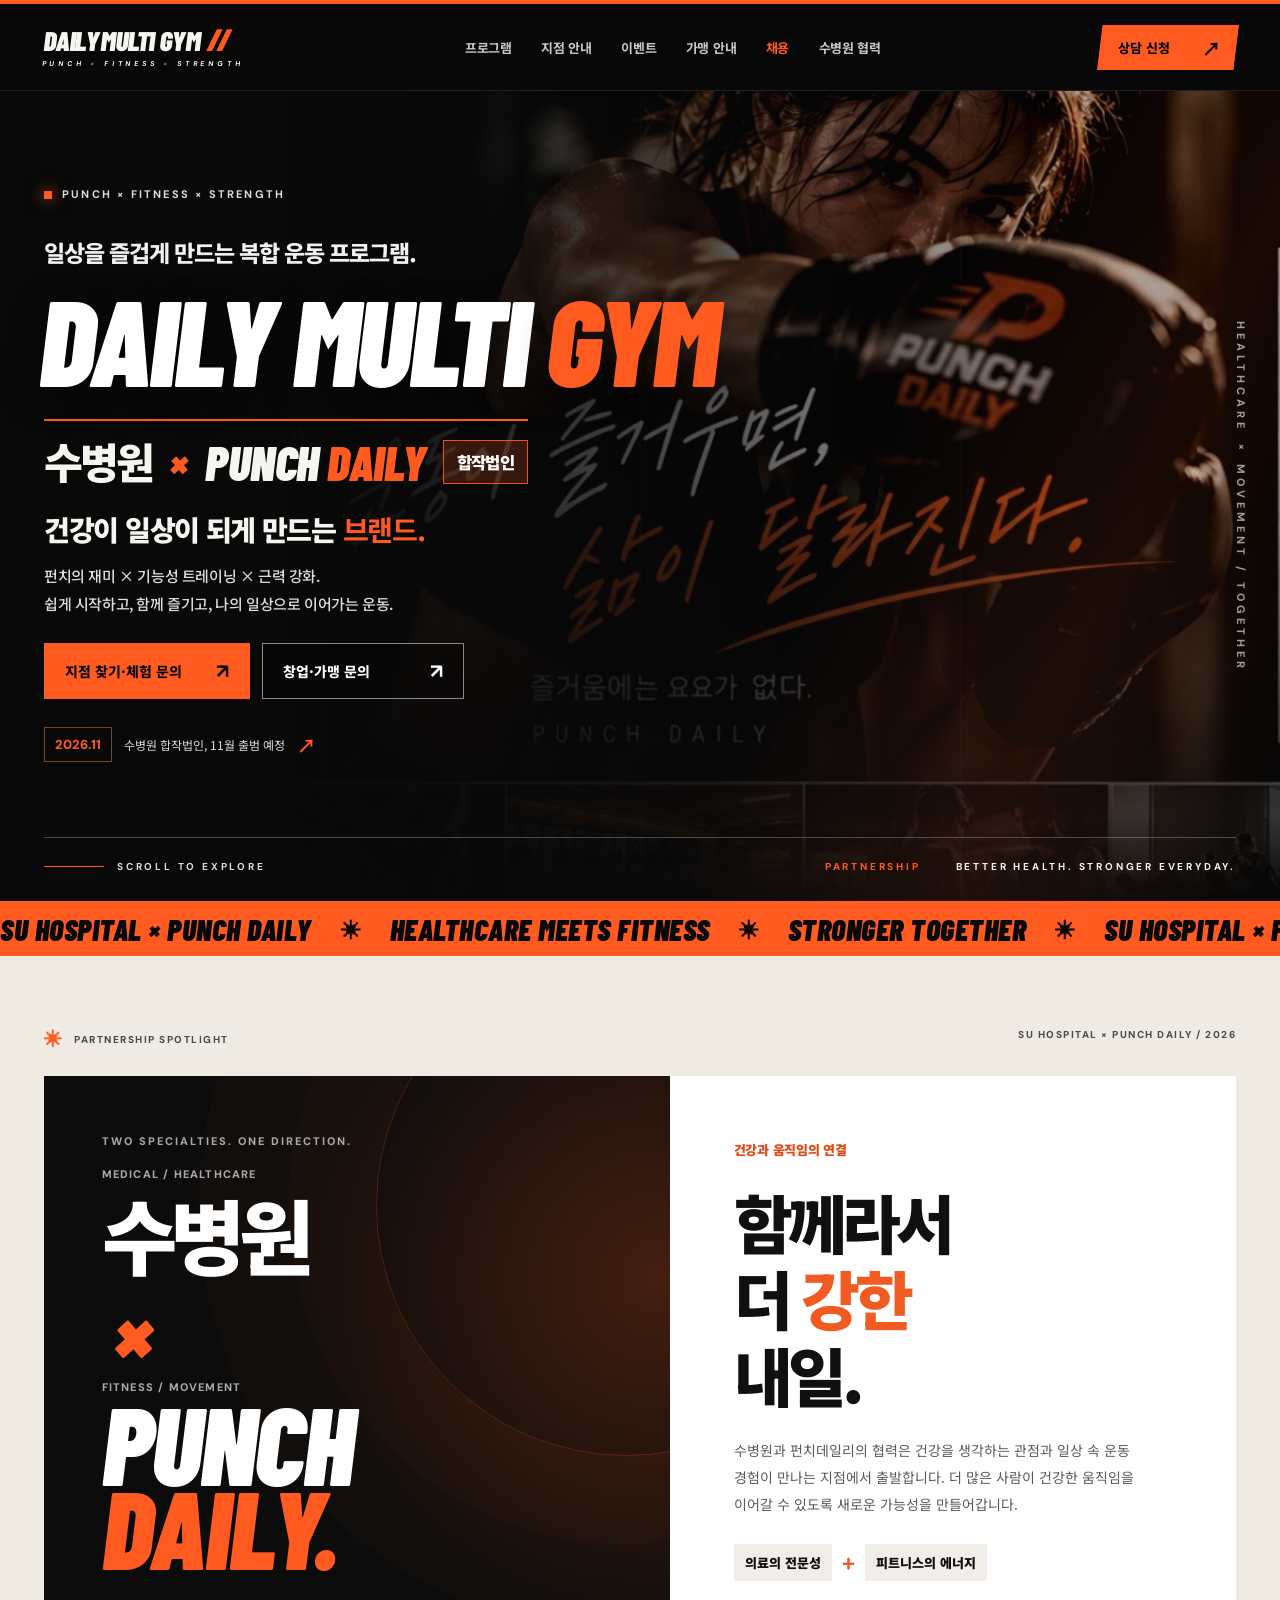
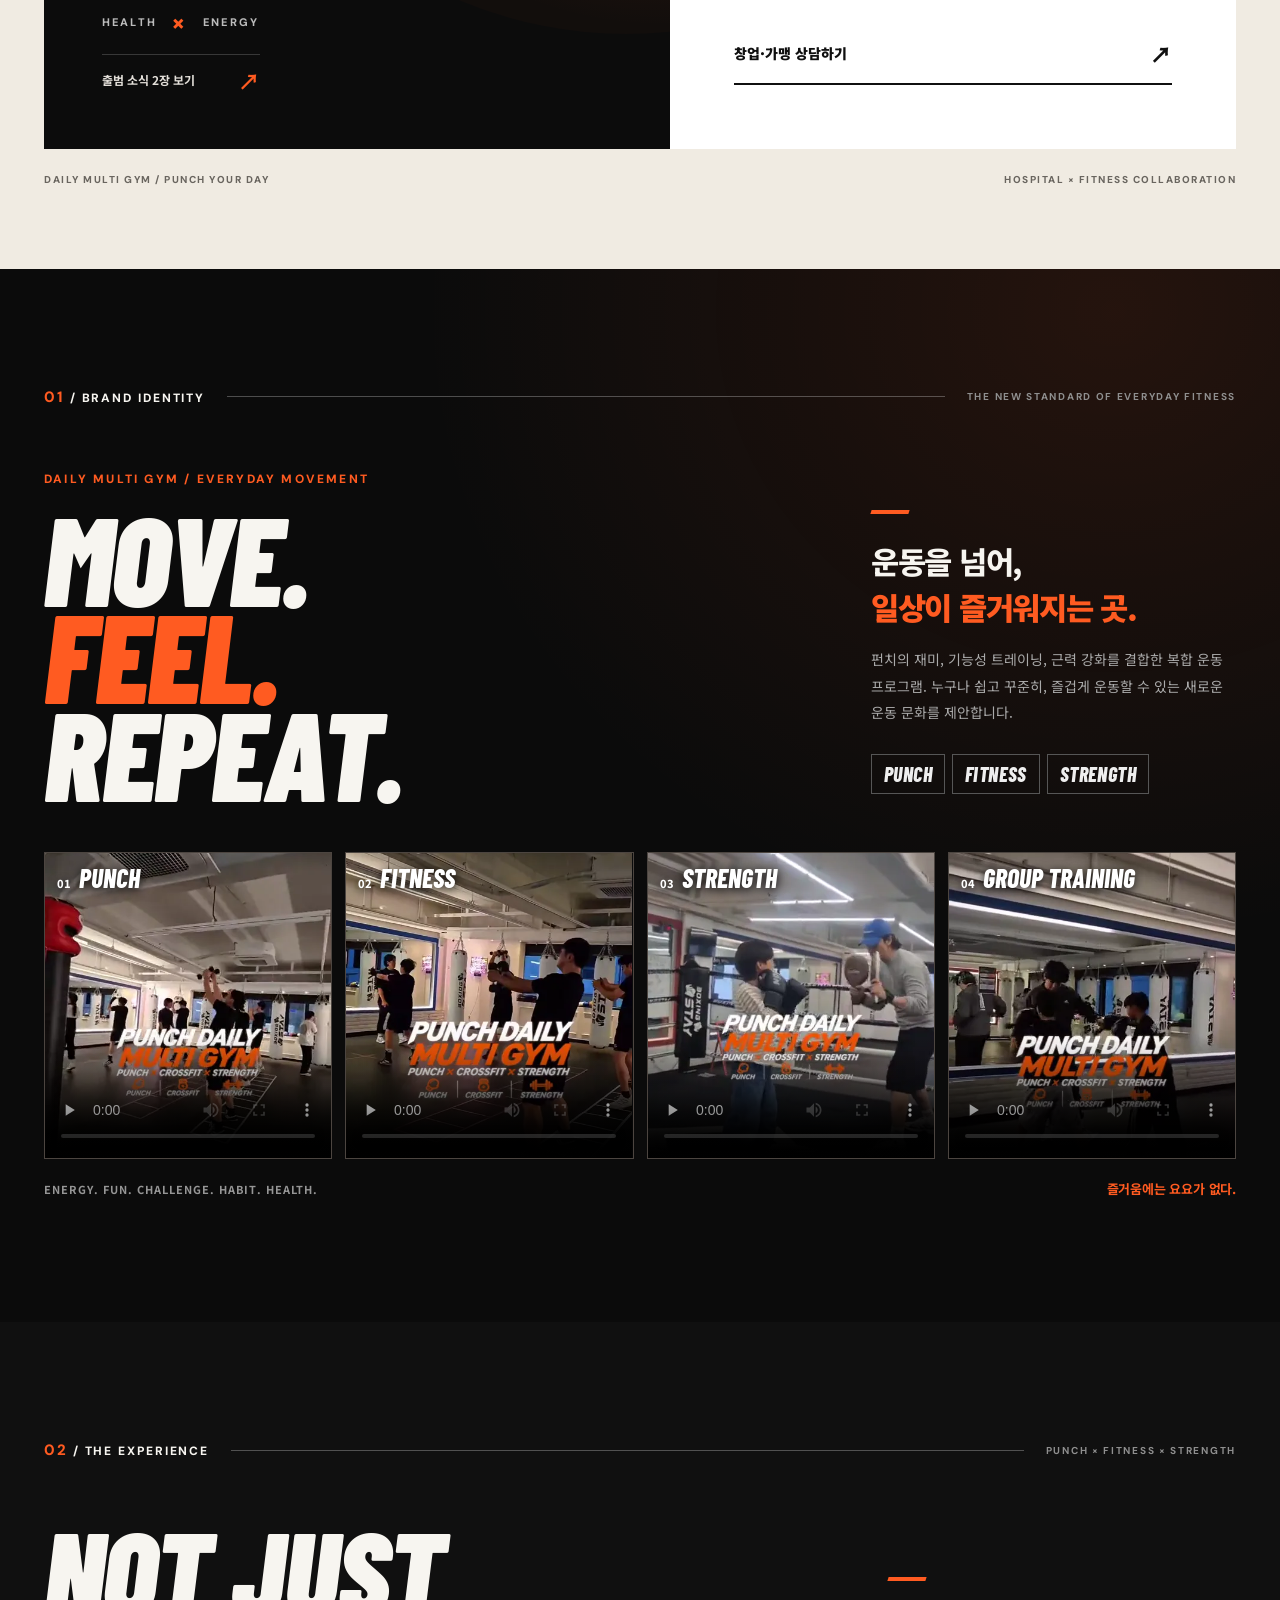
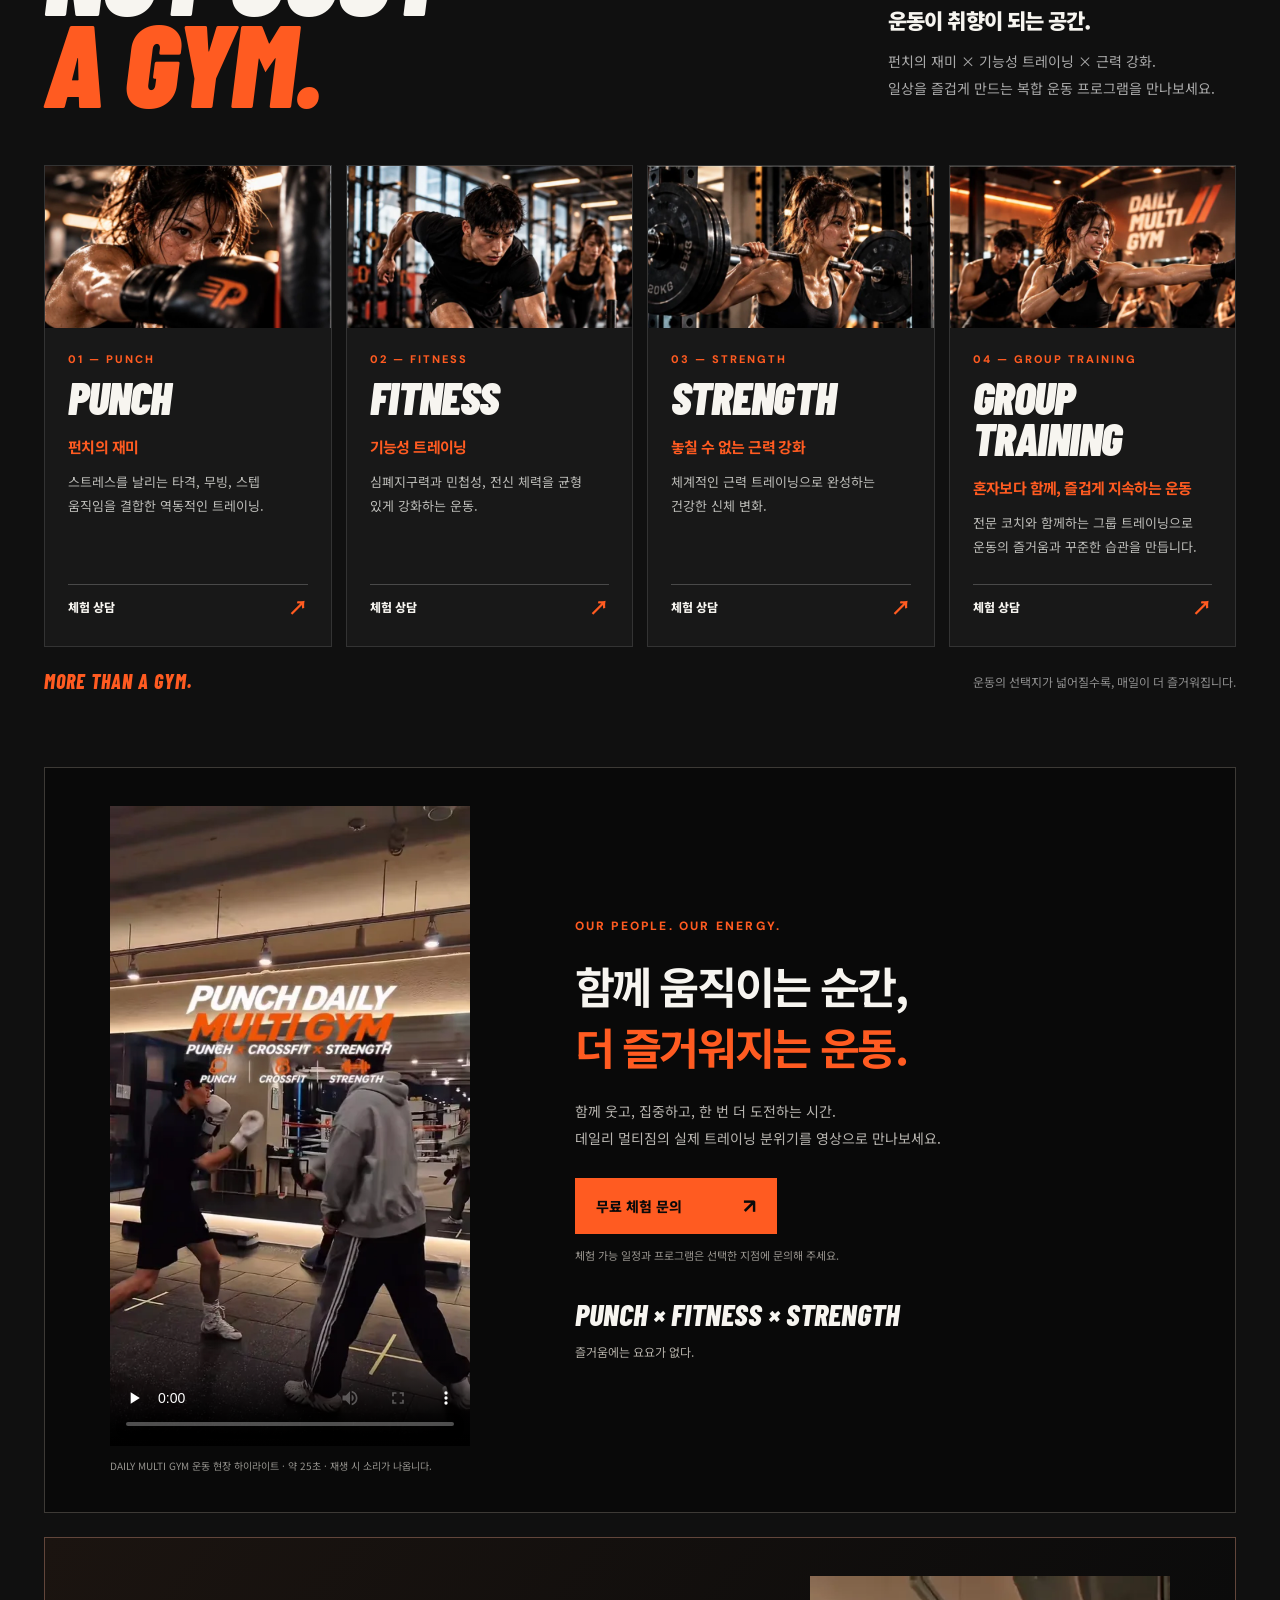
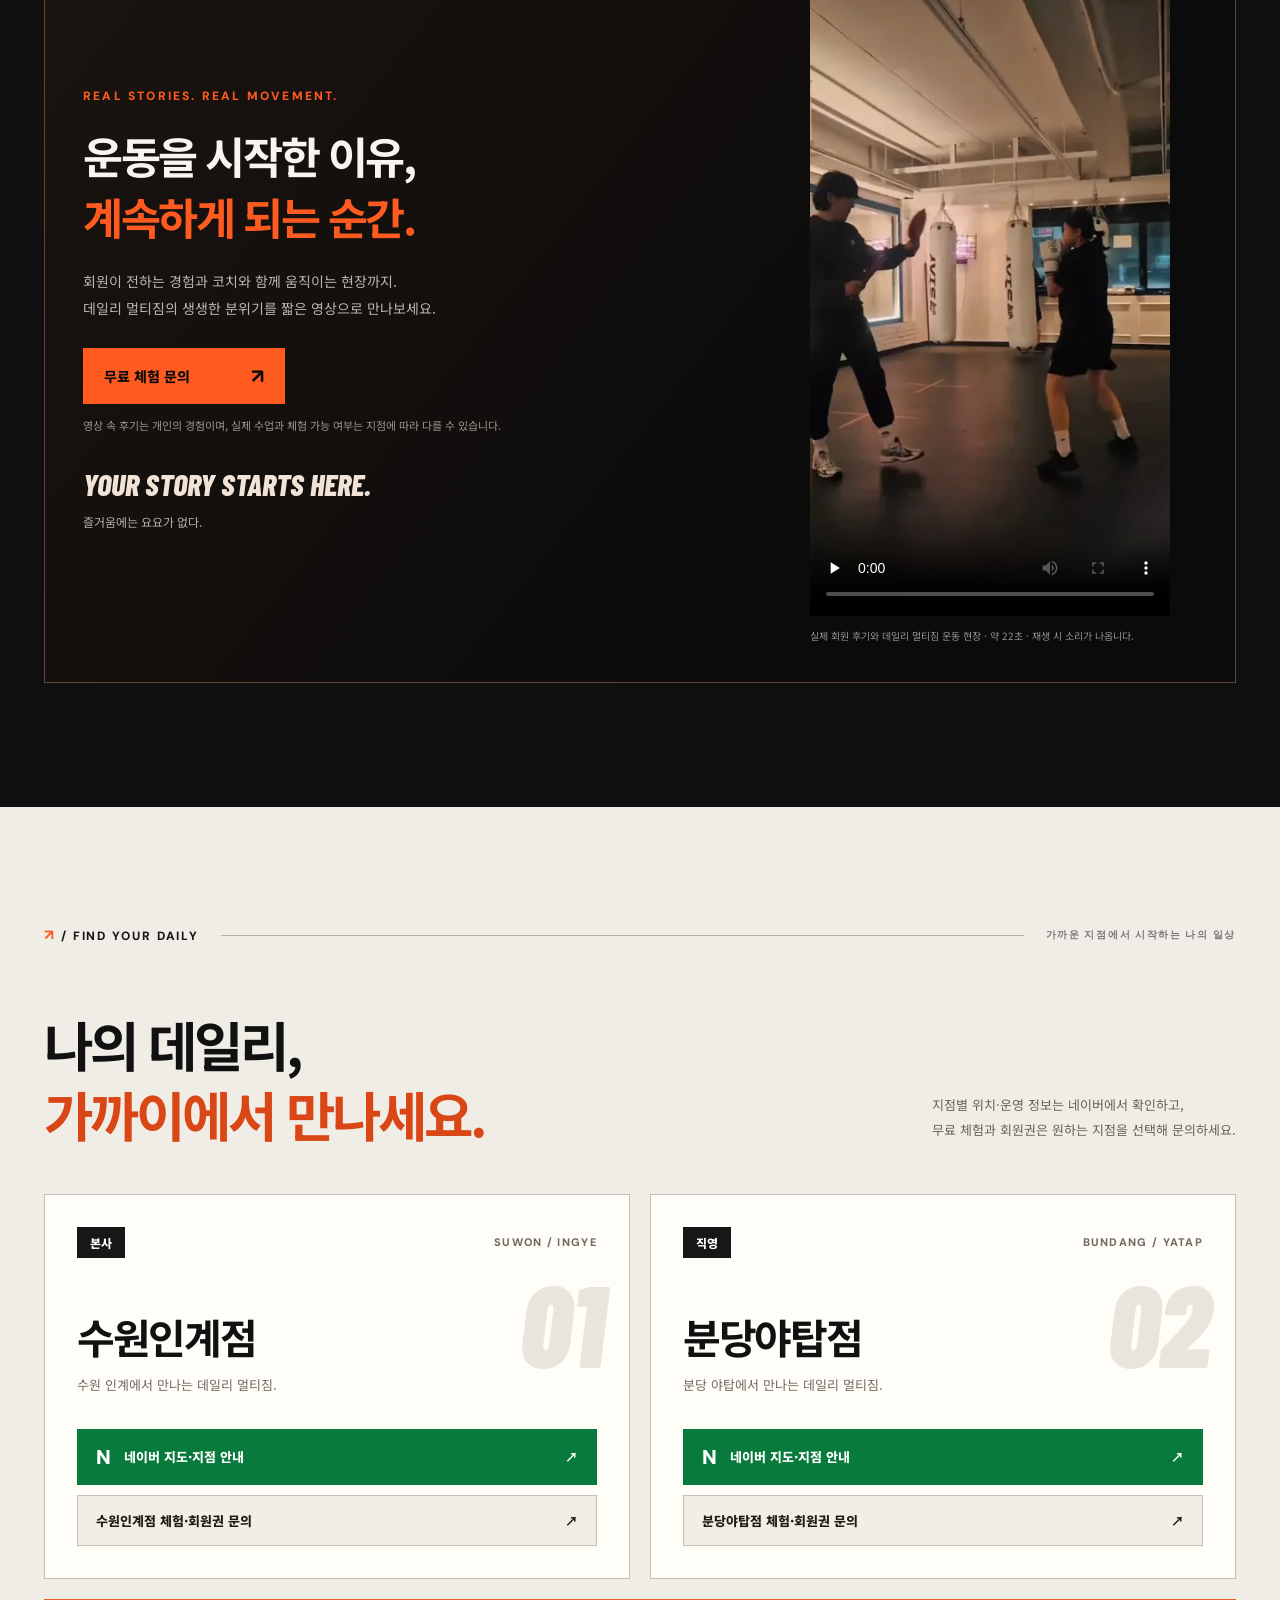
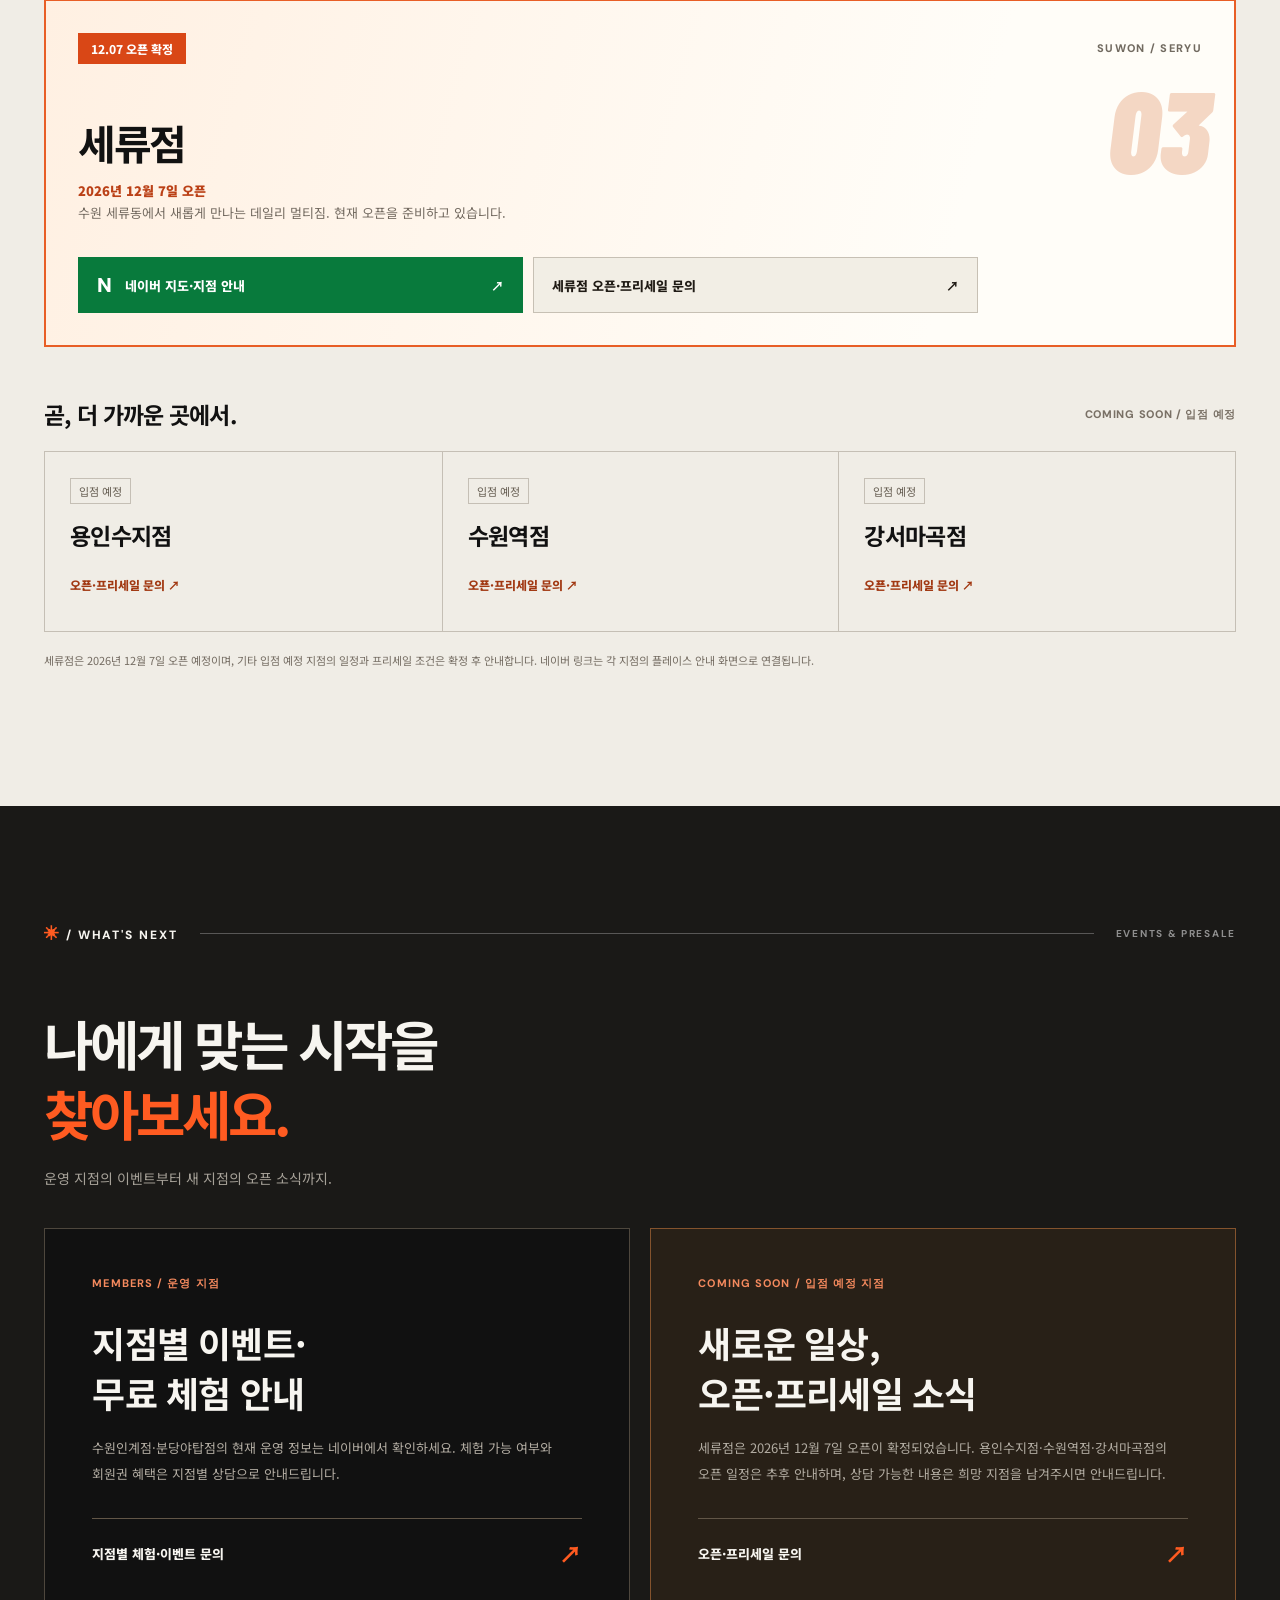
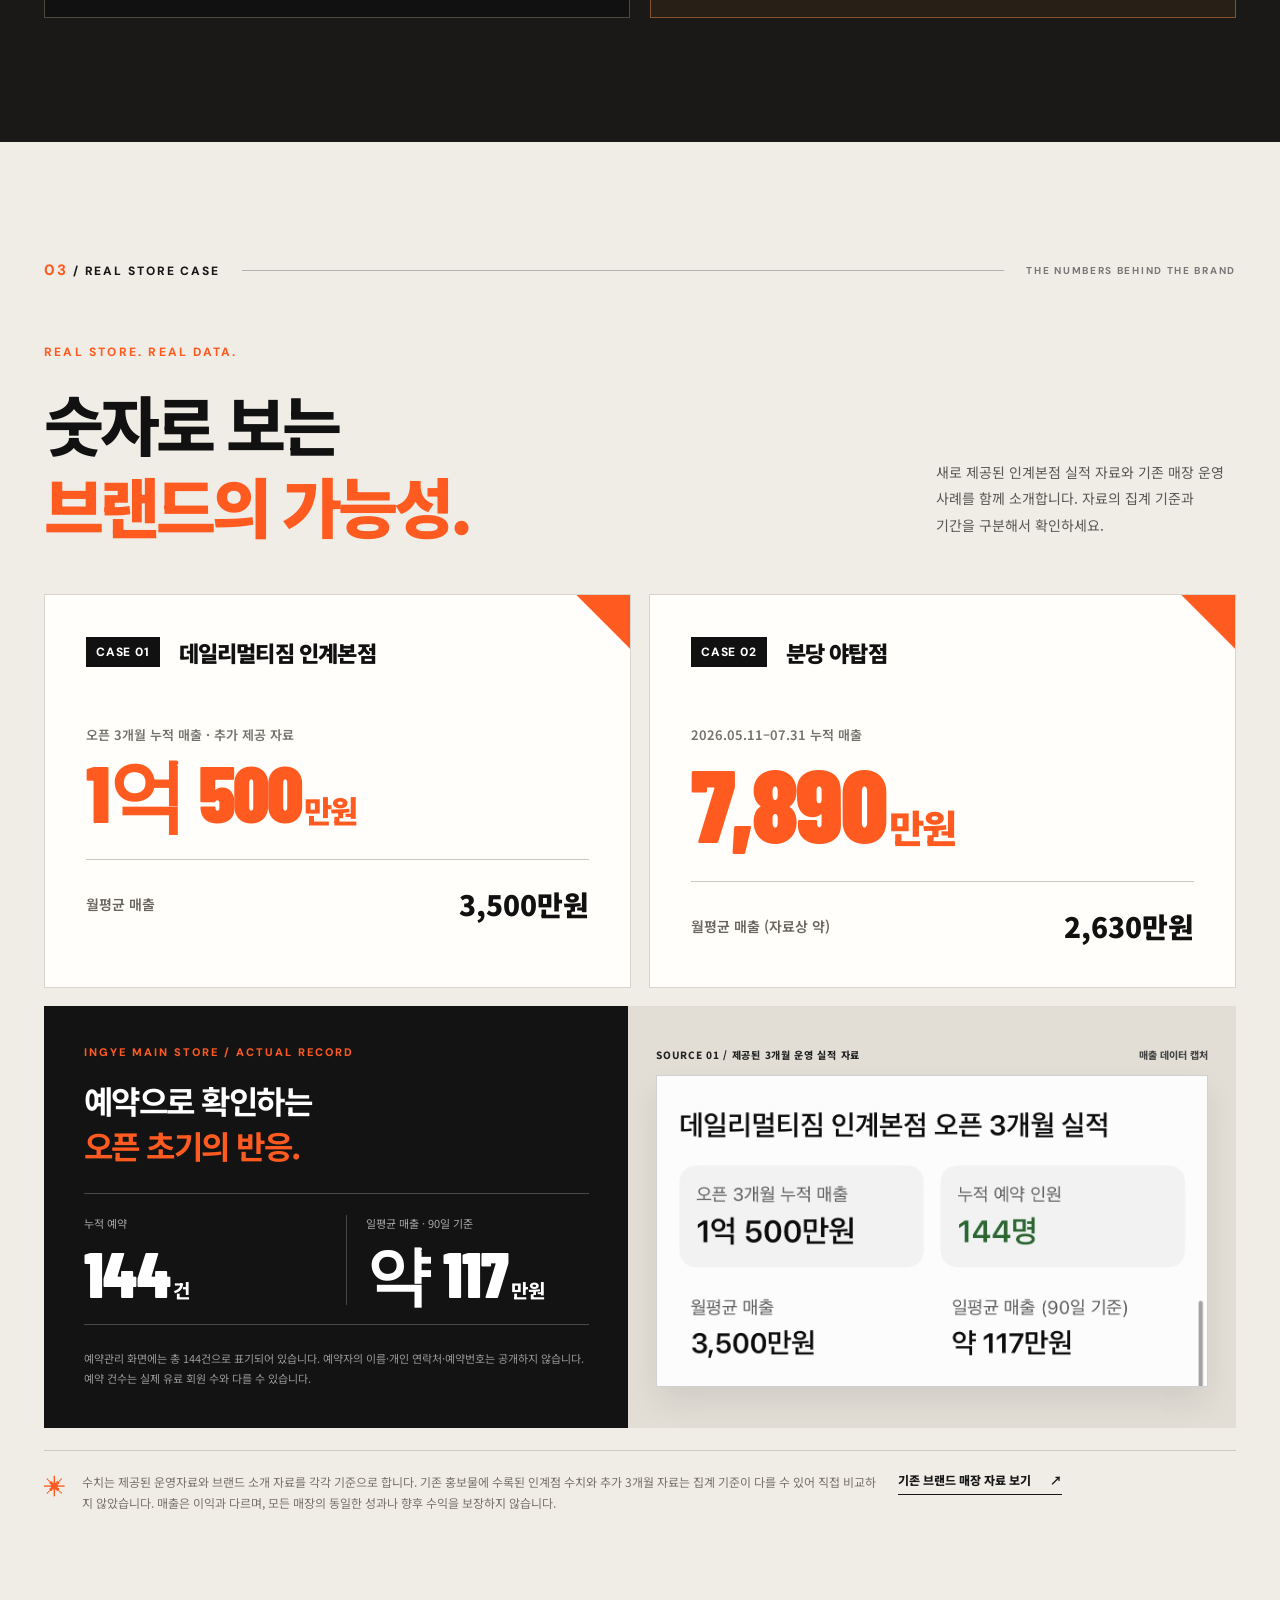
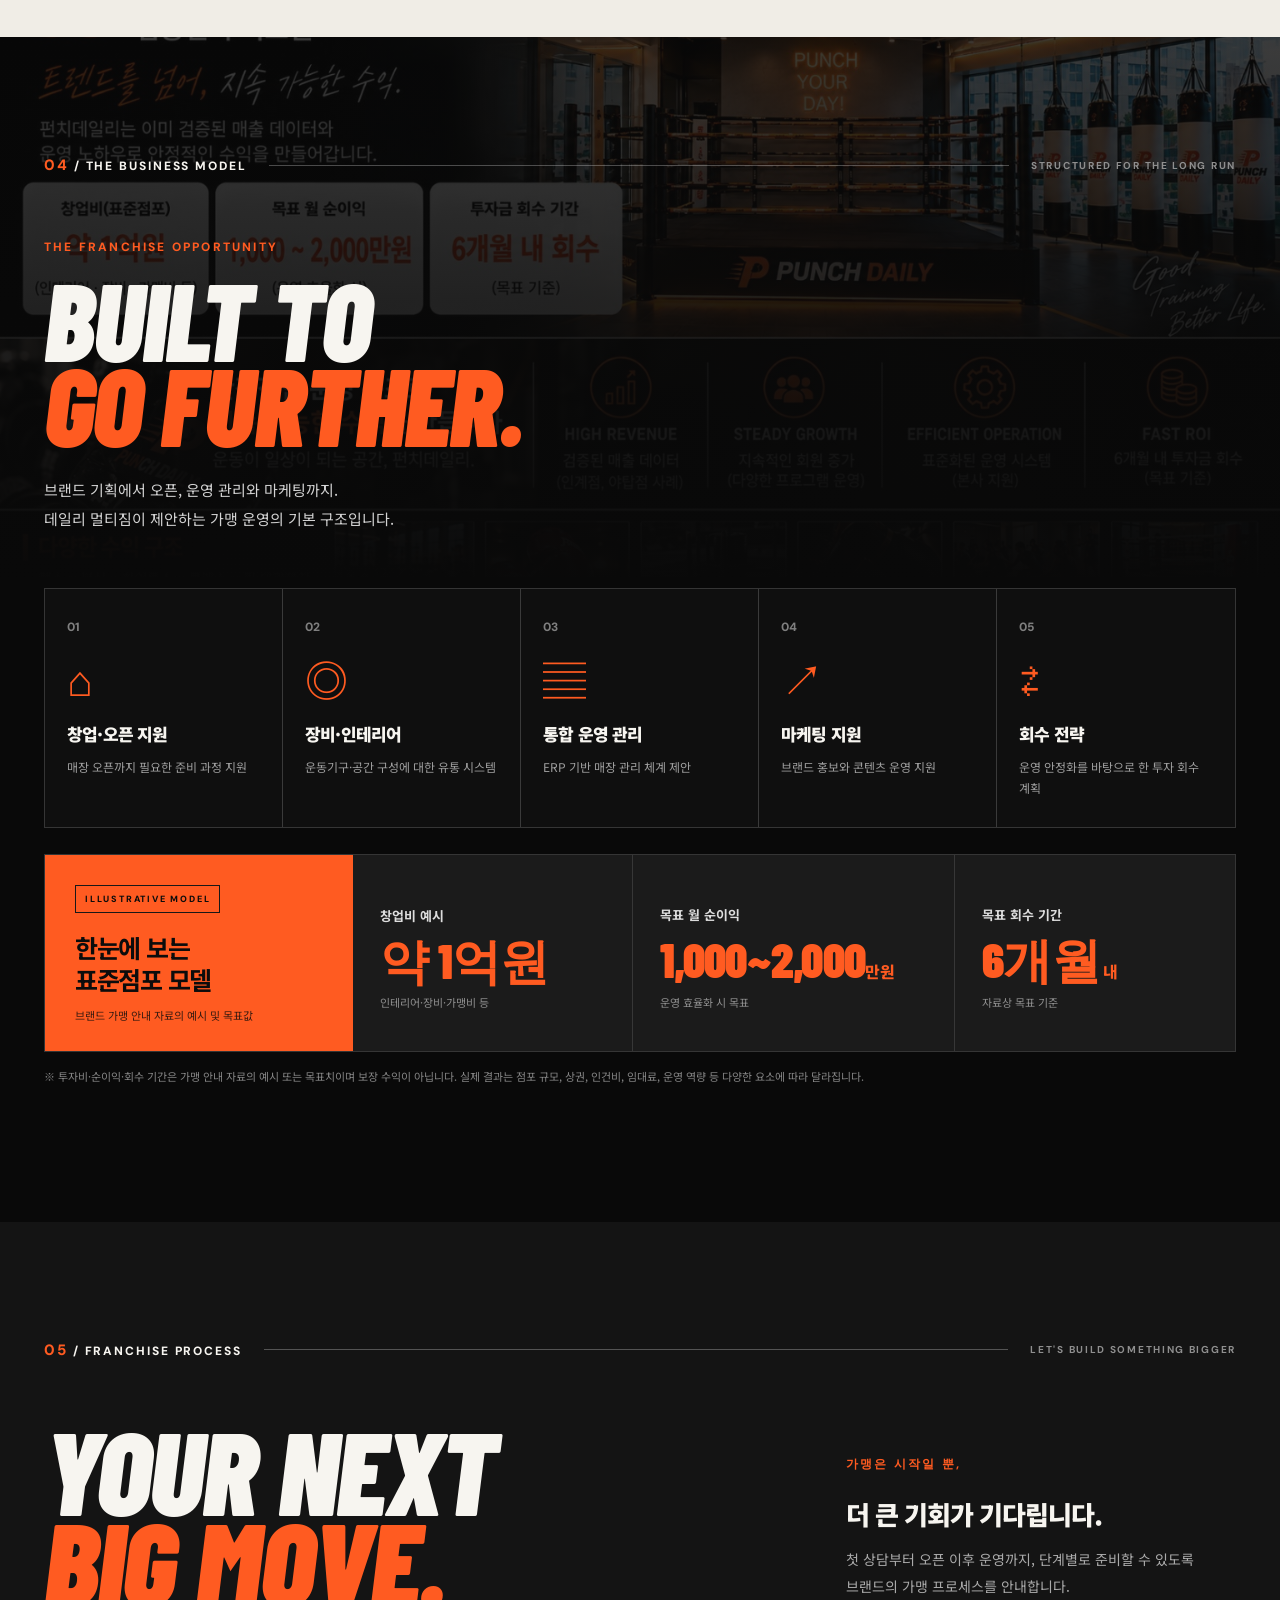
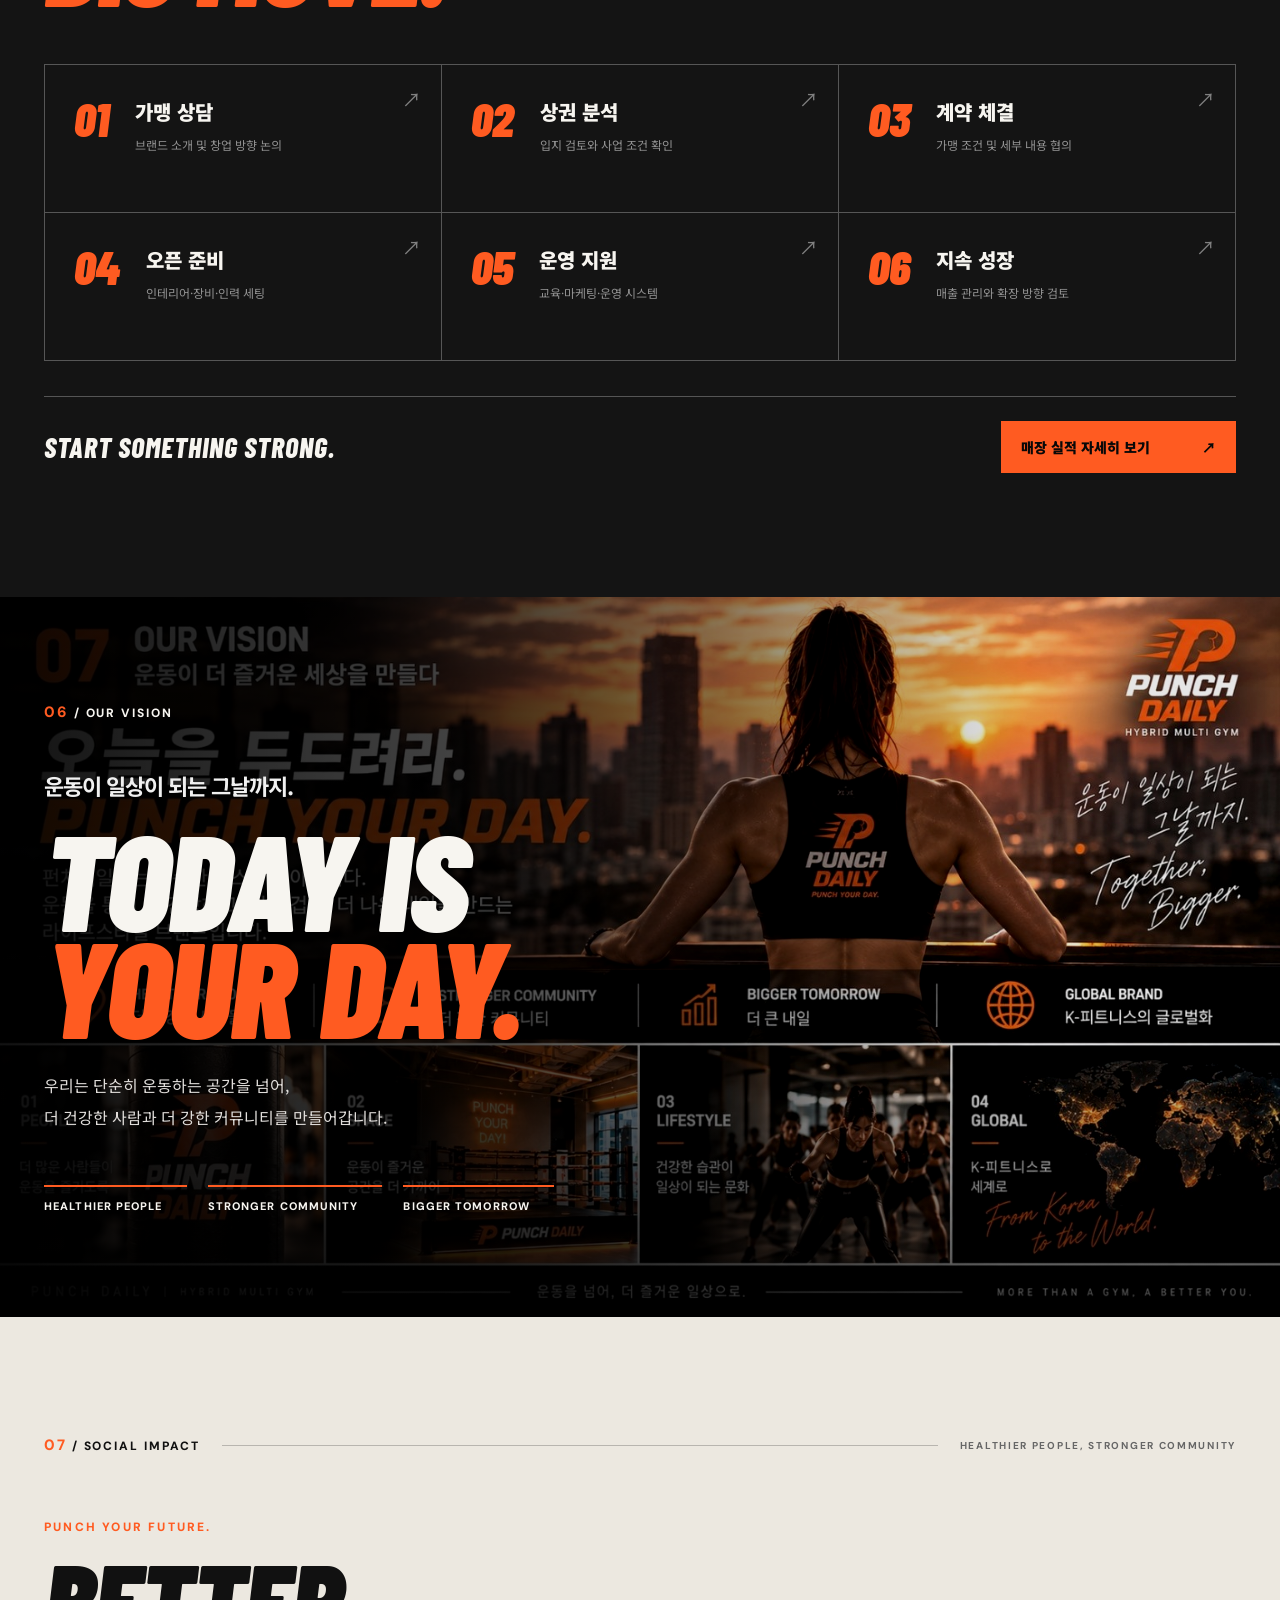
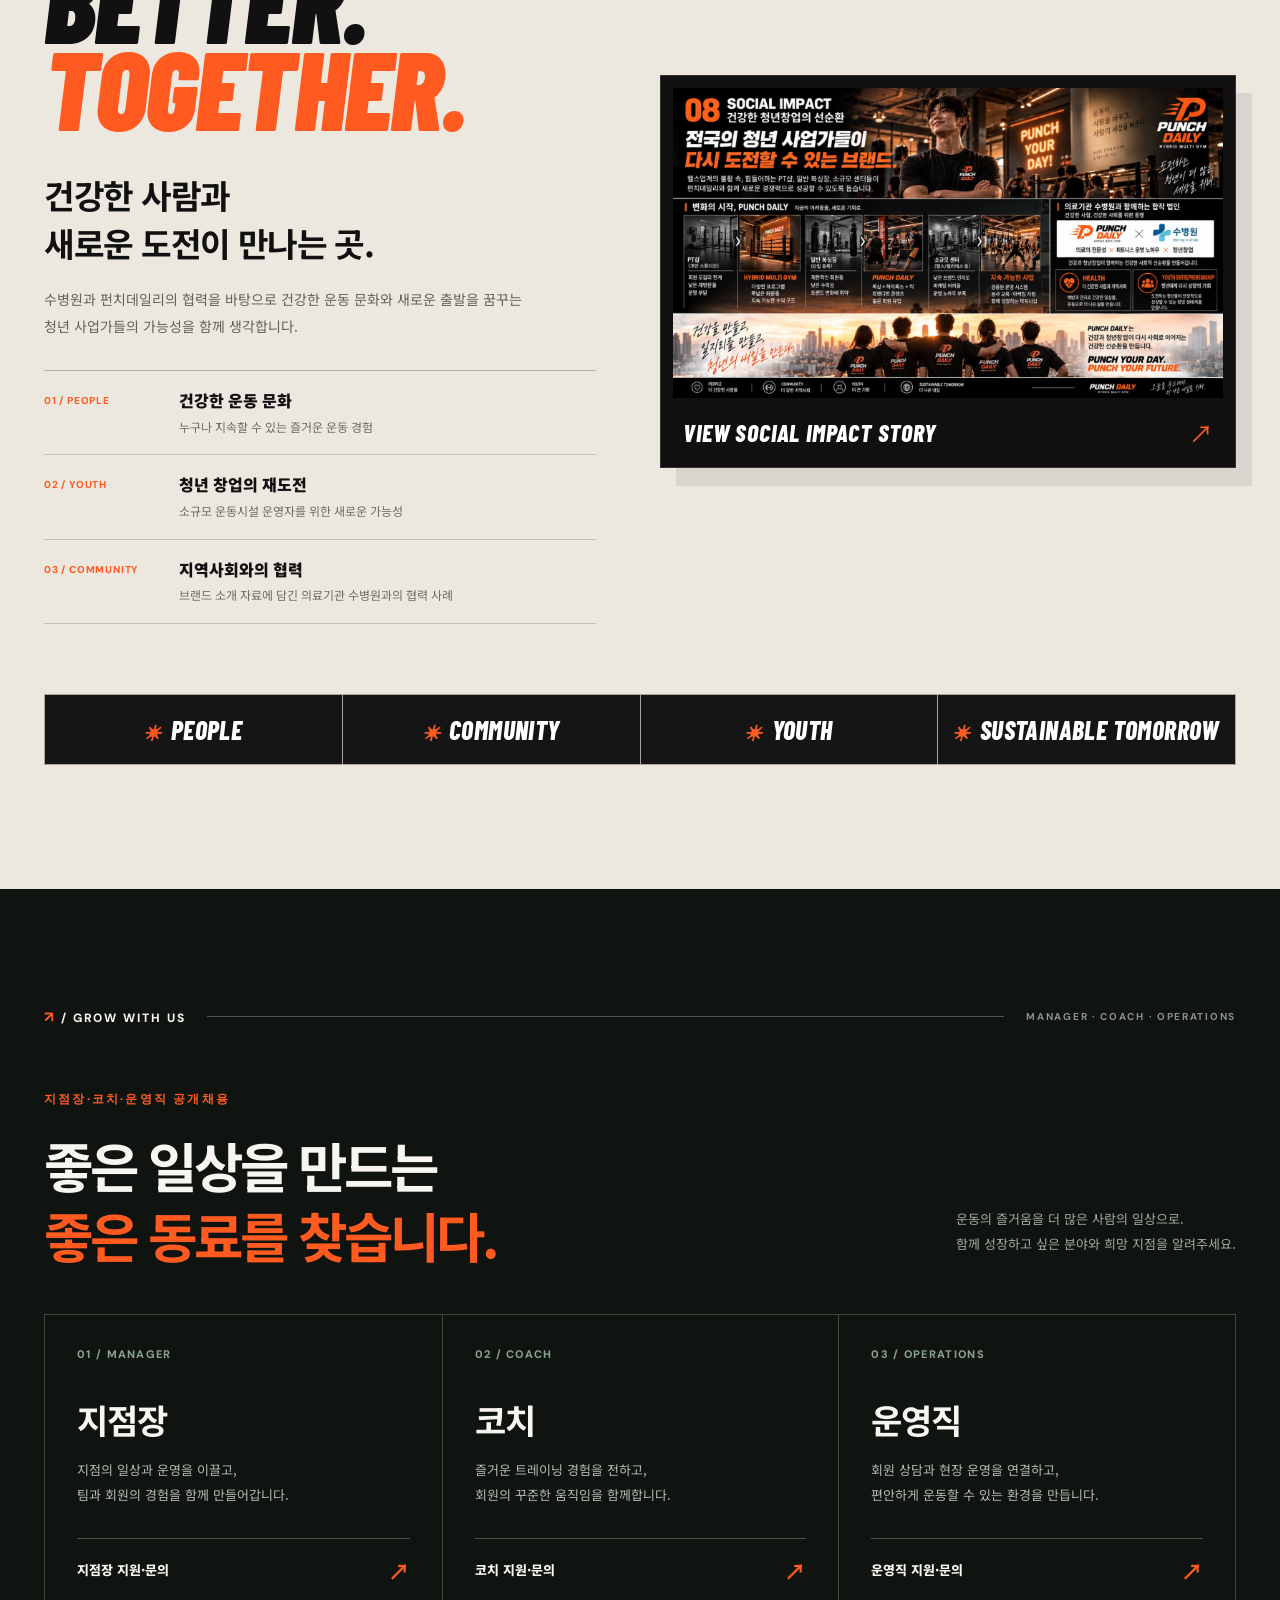
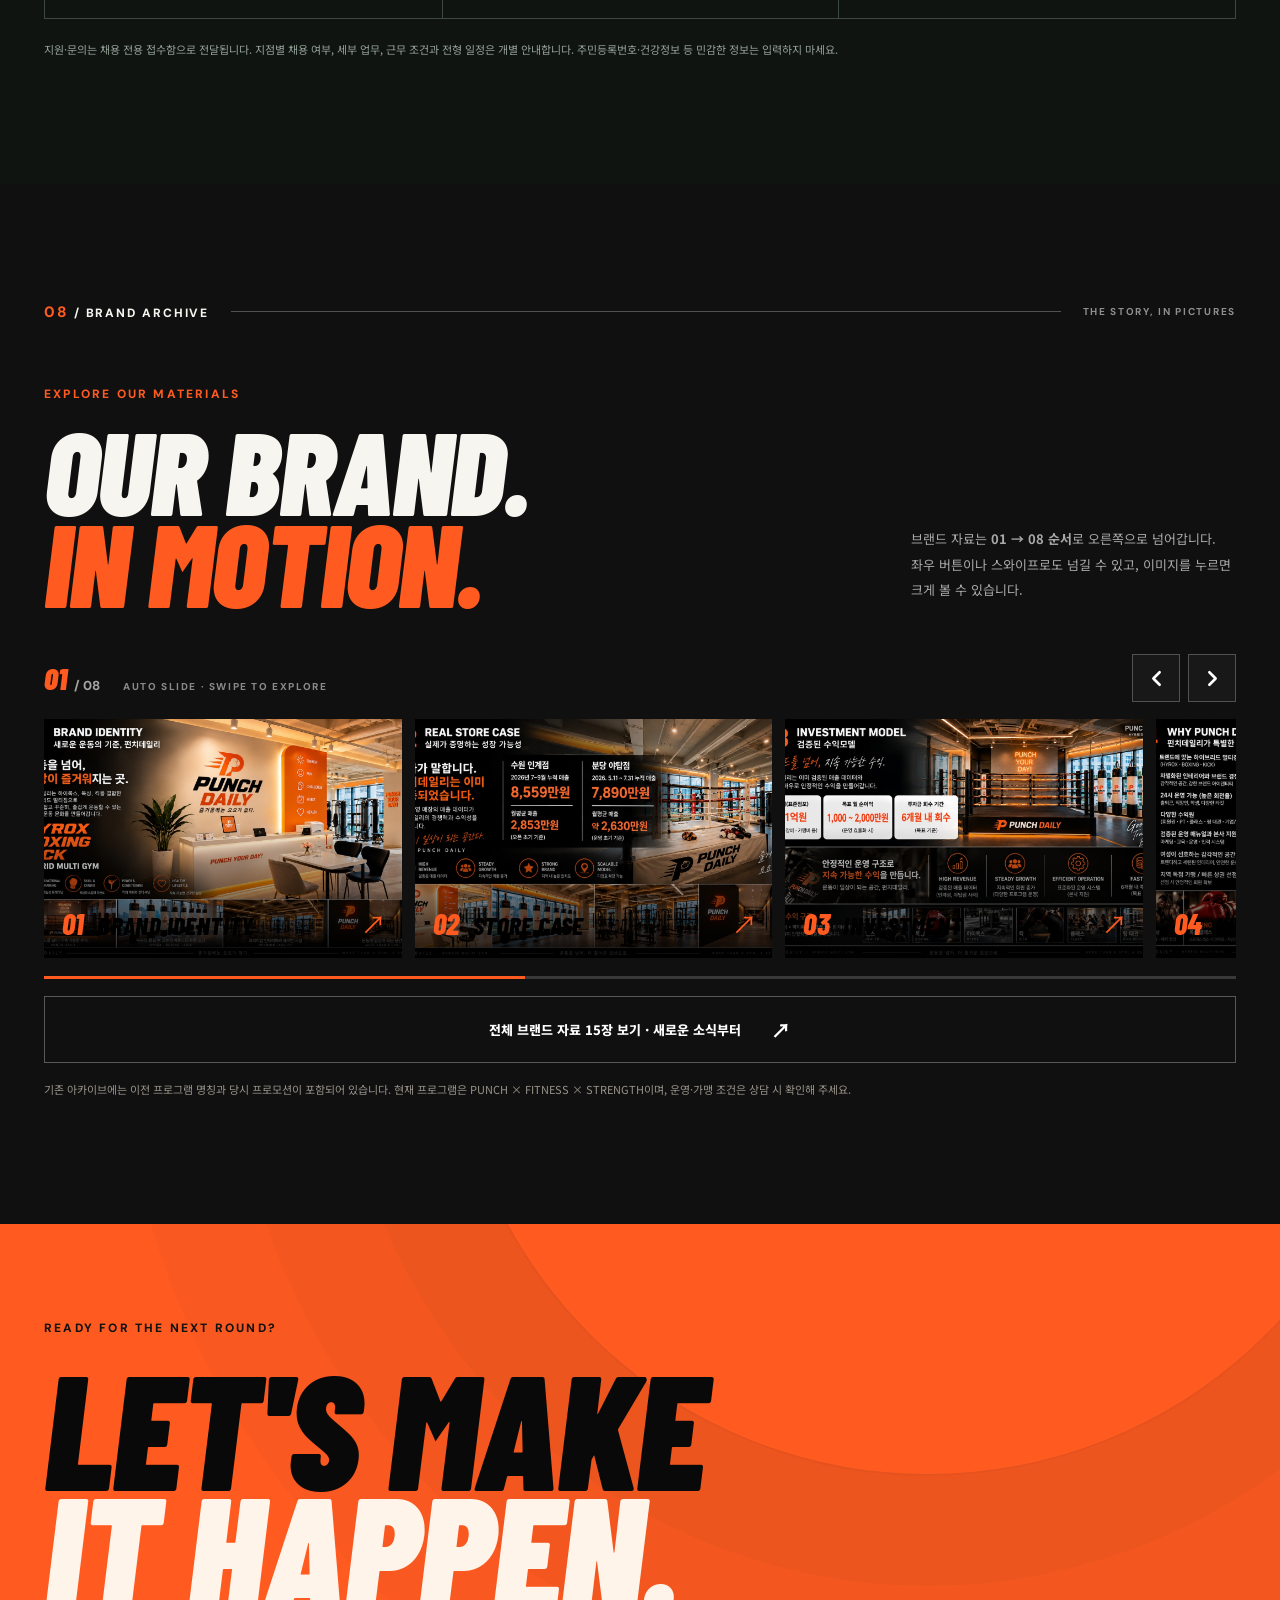
<file: index.html>
<!doctype html>
<html lang="ko">
  <head>
    <meta charset="utf-8" />
    <meta name="viewport" content="width=device-width, initial-scale=1" />
    <meta name="theme-color" content="#0b0b0b" />
    <meta name="description" content="데일리 멀티짐(DAILY MULTI GYM) 공식 홈페이지. 펀치·기능성 트레이닝·근력 운동을 함께 즐기는 복합 운동 프로그램. 수원인계점·분당야탑점 안내와 세류점 12월 7일 오픈 소식, 무료 체험·회원권 문의, 창업·가맹 상담." />
    <meta name="robots" content="index, follow, max-image-preview:large" />
    <meta name="naver-site-verification" content="38c32a15d4ebb62b6226e933a0dee0188f022feb" />
    <meta name="google-site-verification" content="eFdMXregm2O97tJPe4O1jo16hm5ZYA_9aOZXfChOKiU" />
    <meta property="og:type" content="website" />
    <meta property="og:site_name" content="데일리 멀티짐" />
    <meta property="og:locale" content="ko_KR" />
    <meta property="og:title" content="데일리 멀티짐 | DAILY MULTI GYM 공식 홈페이지" />
    <meta property="og:description" content="펀치의 재미 × 기능성 트레이닝 × 근력 강화. 수원인계점·분당야탑점 안내와 세류점 12월 7일 오픈 소식, 무료 체험·회원권 문의와 창업·가맹 상담." />
    <meta property="og:image" content="https://dailymultigym.com/assets/hospital-launch-02.webp" />
    <meta property="og:image:width" content="1280" />
    <meta property="og:image:height" content="1536" />
    <meta property="og:image:alt" content="데일리 멀티짐과 수병원의 합작법인 출범 안내" />
    <meta property="og:url" content="https://dailymultigym.com/" />
    <link rel="canonical" href="https://dailymultigym.com/" />
    <title>데일리 멀티짐 | DAILY MULTI GYM 공식 홈페이지</title>
    <script type="application/ld+json">
      {
        "@context": "https://schema.org",
        "@graph": [
          {
            "@type": "WebSite",
            "@id": "https://dailymultigym.com/#website",
            "url": "https://dailymultigym.com/",
            "name": "데일리 멀티짐",
            "alternateName": ["데일리멀티짐", "DAILY MULTI GYM"],
            "inLanguage": "ko-KR",
            "publisher": { "@id": "https://dailymultigym.com/#organization" }
          },
          {
            "@type": "Organization",
            "@id": "https://dailymultigym.com/#organization",
            "url": "https://dailymultigym.com/",
            "name": "데일리 멀티짐",
            "alternateName": ["데일리멀티짐", "DAILY MULTI GYM"],
            "email": "service@dailymultigym.com",
            "contactPoint": {
              "@type": "ContactPoint",
              "telephone": "1688-5707",
              "contactType": "창업·가맹 문의",
              "availableLanguage": "ko"
            }
          }
        ]
      }
    </script>
    <link rel="icon" type="image/svg+xml" href="favicon.svg" />
    <link rel="preconnect" href="https://fonts.googleapis.com" />
    <link rel="preconnect" href="https://fonts.gstatic.com" crossorigin />
    <link href="https://fonts.googleapis.com/css2?family=Barlow+Condensed:ital,wght@0,500;0,600;0,700;0,800;0,900;1,700;1,800;1,900&family=DM+Sans:wght@400;500;600;700;800&family=Noto+Sans+KR:wght@400;500;600;700;800;900&display=swap" rel="stylesheet" />
    <link rel="stylesheet" href="styles.css" />
    <link rel="stylesheet" href="updates.css" />
    <link rel="stylesheet" href="inquiries.css" />
    <script defer src="script.js"></script>
    <script defer src="inquiries.js"></script>
  </head>
  <body>
    <a class="skip-link" href="#main">본문으로 이동</a>
    <div class="topline" aria-hidden="true"></div>
    <header class="site-header" id="header">
      <div class="nav-wrap shell">
        <a class="brand-mark" href="#top" aria-label="데일리 멀티짐 홈">
          <span class="brand-name">DAILY<span>MULTI GYM</span><b>//</b></span>
          <span class="brand-sub">PUNCH <i>×</i> FITNESS <i>×</i> STRENGTH</span>
        </a>
        <nav class="desktop-nav" aria-label="주요 메뉴">
          <a href="#programs">프로그램</a>
          <a href="#locations">지점 안내</a>
          <a href="#events">이벤트</a>
          <a href="#franchise">가맹 안내</a>
          <a href="#careers">채용</a>
          <a href="#alliance">수병원 협력</a>
        </nav>
        <a class="nav-cta" href="#contact"><span>상담 신청</span><span aria-hidden="true">↗</span></a>
        <button class="menu-toggle" type="button" aria-controls="mobile-nav" aria-expanded="false" aria-label="메뉴 열기">
          <span></span><span></span><span></span>
        </button>
      </div>
      <nav class="mobile-nav" id="mobile-nav" aria-label="모바일 메뉴" hidden>
        <a href="#identity">브랜드 <span>01</span></a>
        <a href="#programs">프로그램 <span>02</span></a>
        <a href="#locations">지점 안내 <span>LOCATIONS</span></a>
        <a href="#events">이벤트·프리세일 <span>NEWS</span></a>
        <a href="#franchise">가맹 안내 <span>FRANCHISE</span></a>
        <a href="#careers">채용 안내 <span>CAREERS</span></a>
        <a href="#alliance">수병원 협력 <span>NEW</span></a>
        <a href="#gallery">브랜드 자료 <span>ARCHIVE</span></a>
        <a class="mobile-contact" href="#member-inquiry" data-inquiry-kind="member">무료 체험·회원권 문의 ↗</a>
      </nav>
    </header>

    <main id="main">
      <section class="hero hero-collab" id="top" aria-labelledby="hero-title">
        <div class="hero-image" role="img" aria-label="펀치데일리의 역동적인 펀치 트레이닝 브랜드 이미지"></div>
        <div class="hero-grid" aria-hidden="true"></div>
        <div class="hero-inner shell">
          <div class="hero-copy hero-copy-collab">
            <div class="eyebrow light"><span class="orange-dot"></span> PUNCH × FITNESS × STRENGTH</div>
            <p class="hero-join-kicker">일상을 즐겁게 만드는 복합 운동 프로그램.</p>
            <h1 id="hero-title" class="hero-venture-title">DAILY <span>MULTI</span> <em>GYM</em></h1>
            <div class="hero-venture-subline" aria-label="수병원과 펀치데일리의 합작법인">
              <span class="hero-venture-hospital">수병원</span>
              <b class="hero-venture-cross" aria-hidden="true">×</b>
              <span class="hero-venture-punch">PUNCH <em>DAILY</em></span>
              <span class="hero-venture-badge">합작법인</span>
            </div>
            <p class="hero-join-claim">건강이 일상이 되게 만드는 <strong>브랜드.</strong></p>
            <p class="hero-description">펀치의 재미 × 기능성 트레이닝 × 근력 강화.<br />쉽게 시작하고, 함께 즐기고, 나의 일상으로 이어가는 운동.</p>
            <div class="hero-actions">
              <a class="button button-orange" href="#locations">지점 찾기·체험 문의 <span aria-hidden="true">↗</span></a>
              <a class="button button-outline" href="#franchise-inquiry" data-inquiry-kind="franchise">창업·가맹 문의 <span aria-hidden="true">↗</span></a>
            </div>
            <a class="hero-launch-link" href="#alliance"><span>2026.11</span> 수병원 합작법인, 11월 출범 예정 <b aria-hidden="true">↗</b></a>
          </div>
          <div class="hero-side" aria-hidden="true">HEALTHCARE × MOVEMENT / TOGETHER</div>
          <div class="hero-bottom">
            <div class="hero-scroll"><span class="scroll-line"></span> SCROLL TO EXPLORE</div>
            <div class="hero-bottom-right"><span class="hero-bottom-index">PARTNERSHIP</span><span>BETTER HEALTH. STRONGER EVERYDAY.</span></div>
          </div>
        </div>
      </section>

      <div class="ticker" aria-label="수병원과 펀치데일리의 새로운 협력">
        <div class="ticker-track" aria-hidden="true">
          <span>SU HOSPITAL × PUNCH DAILY</span><b>✳</b><span>HEALTHCARE MEETS FITNESS</span><b>✳</b><span>STRONGER TOGETHER</span><b>✳</b>
          <span>SU HOSPITAL × PUNCH DAILY</span><b>✳</b><span>HEALTHCARE MEETS FITNESS</span><b>✳</b><span>STRONGER TOGETHER</span><b>✳</b>
        </div>
      </div>

      <section class="alliance-section" id="alliance" aria-labelledby="alliance-title">
        <div class="shell alliance-shell">
          <div class="alliance-topline"><span><b>✳</b> PARTNERSHIP SPOTLIGHT</span><span>SU HOSPITAL × PUNCH DAILY / 2026</span></div>
          <div class="alliance-grid">
            <button class="alliance-visual alliance-opener" type="button" data-gallery-open="12" data-gallery-group="alliance" aria-haspopup="dialog" aria-controls="gallery-dialog" aria-label="수병원과 펀치데일리 합작법인 출범 이미지 2장 보기">
              <span class="alliance-visual-label">TWO SPECIALTIES. ONE DIRECTION.</span>
              <span class="alliance-lockup" aria-hidden="true">
                <span class="alliance-hospital"><span>MEDICAL / HEALTHCARE</span><strong>수병원</strong></span>
                <span class="alliance-symbol">×</span>
                <span class="alliance-punch"><span>FITNESS / MOVEMENT</span><strong>PUNCH<br /><em>DAILY.</em></strong></span>
              </span>
              <span class="alliance-card-end">
                <span class="alliance-visual-footer"><span>HEALTH</span><span aria-hidden="true">×</span><span>ENERGY</span></span>
                <span class="alliance-open-hint">출범 소식 2장 보기 <b aria-hidden="true">↗</b></span>
              </span>
            </button>
            <div class="alliance-story">
              <p class="alliance-story-kicker">건강과 움직임의 연결</p>
              <h2 id="alliance-title">함께라서<br />더 <em>강한</em><br />내일.</h2>
              <p class="alliance-story-copy">수병원과 펀치데일리의 협력은 건강을 생각하는 관점과 일상 속 운동 경험이 만나는 지점에서 출발합니다. 더 많은 사람이 건강한 움직임을 이어갈 수 있도록 새로운 가능성을 만들어갑니다.</p>
              <div class="alliance-pillars"><span>의료의 전문성</span><b aria-hidden="true">+</b><span>피트니스의 에너지</span></div>
              <a class="alliance-story-cta" href="#franchise-inquiry" data-inquiry-kind="franchise">창업·가맹 상담하기 <span aria-hidden="true">↗</span></a>
            </div>
          </div>
          <div class="alliance-footline"><span>DAILY MULTI GYM / PUNCH YOUR DAY</span><span>HOSPITAL × FITNESS COLLABORATION</span></div>
        </div>
      </section>

      <section class="section identity-section" id="identity" aria-labelledby="identity-title">
        <div class="shell">
          <div class="section-top reveal"><div class="section-label"><span>01</span> / BRAND IDENTITY</div><span class="section-line"></span><span class="microcopy">THE NEW STANDARD OF EVERYDAY FITNESS</span></div>
          <div class="identity-heading reveal">
            <div><p class="orange-kicker">DAILY MULTI GYM / EVERYDAY MOVEMENT</p><h2 class="display-title" id="identity-title">MOVE.<br /><em>FEEL.</em><br />REPEAT.</h2></div>
            <div class="identity-intro"><span class="orange-stroke"></span><h3>운동을 넘어,<br /><strong>일상이 즐거워지는 곳.</strong></h3><p>펀치의 재미, 기능성 트레이닝, 근력 강화를 결합한 복합 운동 프로그램. 누구나 쉽고 꾸준히, 즐겁게 운동할 수 있는 새로운 운동 문화를 제안합니다.</p><div class="identity-chips"><span>PUNCH</span><span>FITNESS</span><span>STRENGTH</span></div></div>
          </div>
          <div class="identity-program-grid" aria-label="네 가지 운동 프로그램 영상">
            <div class="identity-program-tile reveal">
              <video controls playsinline preload="none" poster="assets/punch-program-poster.webp" width="480" height="854" aria-label="01 PUNCH 실제 펀치 트레이닝 영상"><source src="assets/punch-program.mp4" type="video/mp4" />동영상을 재생할 수 없는 브라우저입니다.</video>
              <span class="identity-program-tag">01 <b>PUNCH</b></span>
            </div>
            <div class="identity-program-tile reveal">
              <video controls playsinline preload="none" poster="assets/fitness-training-poster.webp" width="480" height="854" aria-label="02 FITNESS 기능성 트레이닝 현장 영상"><source src="assets/fitness-training.mp4" type="video/mp4" />동영상을 재생할 수 없는 브라우저입니다.</video>
              <span class="identity-program-tag">02 <b>FITNESS</b></span>
            </div>
            <div class="identity-program-tile reveal">
              <video controls playsinline preload="none" poster="assets/strength-training-poster.webp" width="480" height="854" aria-label="03 STRENGTH 트레이닝 현장 영상"><source src="assets/strength-training.mp4" type="video/mp4" />동영상을 재생할 수 없는 브라우저입니다.</video>
              <span class="identity-program-tag">03 <b>STRENGTH</b></span>
            </div>
            <div class="identity-program-tile reveal">
              <video controls playsinline preload="none" poster="assets/group-training-poster.webp" width="480" height="852" aria-label="04 GROUP TRAINING 그룹 트레이닝 현장 영상"><source src="assets/group-training.mp4" type="video/mp4" />동영상을 재생할 수 없는 브라우저입니다.</video>
              <span class="identity-program-tag">04 <b>GROUP TRAINING</b></span>
            </div>
          </div>
          <div class="identity-footnote"><span>ENERGY. FUN. CHALLENGE. HABIT. HEALTH.</span><span>즐거움에는 요요가 없다.</span></div>
        </div>
      </section>

      <section class="section programs-section" id="programs" aria-labelledby="programs-title">
        <div class="shell">
          <div class="section-top reveal">
            <div class="section-label"><span>02</span> / THE EXPERIENCE</div>
            <span class="section-line"></span>
            <span class="microcopy">PUNCH × FITNESS × STRENGTH</span>
          </div>
          <div class="programs-heading reveal">
            <h2 class="display-title" id="programs-title">NOT JUST<br /><em>A GYM.</em></h2>
            <div class="intro-side"><span class="orange-stroke"></span><h3>운동이 취향이 되는 공간.</h3><p>펀치의 재미 × 기능성 트레이닝 × 근력 강화.<br />일상을 즐겁게 만드는 복합 운동 프로그램을 만나보세요.</p></div>
          </div>
          <div class="experience-grid">
            <article class="experience-card reveal">
              <div class="experience-shot shot-punch"><img src="assets/programs-2026.webp" alt="펀치 동작을 즐기는 트레이닝 이미지" width="1440" height="1536" loading="lazy" /></div>
              <div class="experience-copy"><span class="program-count">01 — PUNCH</span><h3>PUNCH</h3><h4>펀치의 재미</h4><p>스트레스를 날리는 타격, 무빙, 스텝 움직임을 결합한 역동적인 트레이닝.</p><a href="#member-inquiry" data-inquiry-kind="member" data-inquiry-interest="무료 체험">체험 상담 <span aria-hidden="true">↗</span></a></div>
            </article>
            <article class="experience-card reveal">
              <div class="experience-shot shot-fitness"><img src="assets/programs-2026.webp" alt="전신을 사용하는 기능성 트레이닝 이미지" width="1440" height="1536" loading="lazy" /></div>
              <div class="experience-copy"><span class="program-count">02 — FITNESS</span><h3>FITNESS</h3><h4>기능성 트레이닝</h4><p>심폐지구력과 민첩성, 전신 체력을 균형 있게 강화하는 운동.</p><a href="#member-inquiry" data-inquiry-kind="member" data-inquiry-interest="무료 체험">체험 상담 <span aria-hidden="true">↗</span></a></div>
            </article>
            <article class="experience-card reveal">
              <div class="experience-shot shot-strength"><img src="assets/programs-2026.webp" alt="바벨을 이용한 근력 트레이닝 이미지" width="1440" height="1536" loading="lazy" /></div>
              <div class="experience-copy"><span class="program-count">03 — STRENGTH</span><h3>STRENGTH</h3><h4>놓칠 수 없는 근력 강화</h4><p>체계적인 근력 트레이닝으로 완성하는 건강한 신체 변화.</p><a href="#member-inquiry" data-inquiry-kind="member" data-inquiry-interest="무료 체험">체험 상담 <span aria-hidden="true">↗</span></a></div>
            </article>
            <article class="experience-card reveal">
              <div class="experience-shot shot-group"><img src="assets/programs-2026.webp" alt="함께 펀치 동작을 연습하는 그룹 트레이닝 이미지" width="1440" height="1536" loading="lazy" /></div>
              <div class="experience-copy"><span class="program-count">04 — GROUP TRAINING</span><h3>GROUP <br />TRAINING</h3><h4>혼자보다 함께, 즐겁게 지속하는 운동</h4><p>전문 코치와 함께하는 그룹 트레이닝으로 운동의 즐거움과 꾸준한 습관을 만듭니다.</p><a href="#member-inquiry" data-inquiry-kind="member" data-inquiry-interest="무료 체험">체험 상담 <span aria-hidden="true">↗</span></a></div>
            </article>
          </div>
          <div class="section-after-note"><span>MORE THAN A GYM.</span><span>운동의 선택지가 넓어질수록, 매일이 더 즐거워집니다.</span></div>
          <div class="training-film reveal" id="training-film">
            <figure><video controls playsinline preload="none" poster="assets/daily-multigym-highlights-poster.webp" width="720" height="1280" aria-label="데일리 멀티짐 실제 운동 현장 하이라이트 영상"><source src="assets/daily-multigym-highlights.mp4" type="video/mp4" />이 브라우저에서는 영상을 재생할 수 없습니다. <a href="assets/daily-multigym-highlights.mp4">영상 직접 보기</a></video><figcaption>DAILY MULTI GYM 운동 현장 하이라이트 · 약 25초 · 재생 시 소리가 나옵니다.</figcaption></figure>
            <div class="training-film-copy"><p class="orange-kicker">OUR PEOPLE. OUR ENERGY.</p><h3>함께 움직이는 순간,<br /><em>더 즐거워지는 운동.</em></h3><p>함께 웃고, 집중하고, 한 번 더 도전하는 시간.<br />데일리 멀티짐의 실제 트레이닝 분위기를 영상으로 만나보세요.</p><a class="button button-orange" href="#member-inquiry" data-inquiry-kind="member" data-inquiry-interest="무료 체험">무료 체험 문의 <span aria-hidden="true">↗</span></a><small>체험 가능 일정과 프로그램은 선택한 지점에 문의해 주세요.</small><strong>PUNCH × FITNESS × STRENGTH</strong><span>즐거움에는 요요가 없다.</span></div>
          </div>
          <div class="training-film training-film-reviews reveal" id="member-stories">
            <figure>
              <video controls playsinline preload="none" poster="assets/daily-multigym-reviews-poster.webp" width="720" height="1280" aria-label="데일리 멀티짐 실제 회원 후기와 운동 현장 영상">
                <source src="assets/daily-multigym-reviews.mp4" type="video/mp4" />
                이 브라우저에서는 영상을 재생할 수 없습니다. <a href="assets/daily-multigym-reviews.mp4">영상 직접 보기</a>
              </video>
              <figcaption>실제 회원 후기와 데일리 멀티짐 운동 현장 · 약 22초 · 재생 시 소리가 나옵니다.</figcaption>
            </figure>
            <div class="training-film-copy">
              <p class="orange-kicker">REAL STORIES. REAL MOVEMENT.</p>
              <h3>운동을 시작한 이유,<br /><em>계속하게 되는 순간.</em></h3>
              <p>회원이 전하는 경험과 코치와 함께 움직이는 현장까지.<br />데일리 멀티짐의 생생한 분위기를 짧은 영상으로 만나보세요.</p>
              <a class="button button-orange" href="#member-inquiry" data-inquiry-kind="member" data-inquiry-interest="무료 체험">무료 체험 문의 <span aria-hidden="true">↗</span></a>
              <small>영상 속 후기는 개인의 경험이며, 실제 수업과 체험 가능 여부는 지점에 따라 다를 수 있습니다.</small>
              <strong>YOUR STORY STARTS HERE.</strong><span>즐거움에는 요요가 없다.</span>
            </div>
          </div>
        </div>
      </section>

      <section class="section locations-section" id="locations" aria-labelledby="locations-title">
        <div class="shell">
          <div class="section-top reveal"><div class="section-label dark"><span>↗</span> / FIND YOUR DAILY</div><span class="section-line dark"></span><span class="microcopy dark">가까운 지점에서 시작하는 나의 일상</span></div>
          <div class="locations-heading reveal"><h2 id="locations-title">나의 데일리,<br /><em>가까이에서 만나세요.</em></h2><p>지점별 위치·운영 정보는 네이버에서 확인하고,<br />무료 체험과 회원권은 원하는 지점을 선택해 문의하세요.</p></div>
          <div class="branch-grid">
            <article class="branch-card reveal"><div class="branch-top"><span class="branch-badge">본사</span><span>SUWON / INGYE</span></div><span class="branch-index" aria-hidden="true">01</span><h3>수원인계점</h3><p>수원 인계에서 만나는 데일리 멀티짐.</p><div class="branch-actions"><a class="naver-link" href="https://m.place.naver.com/place/2002138320/home" target="_blank" rel="noopener noreferrer" aria-label="수원인계점 네이버 지도·지점 안내, 새 창"><b aria-hidden="true">N</b> 네이버 지도·지점 안내 <span aria-hidden="true">↗</span></a><a href="#member-inquiry" data-inquiry-kind="member" data-inquiry-branch="수원인계점">수원인계점 체험·회원권 문의 <span aria-hidden="true">↗</span></a></div></article>
            <article class="branch-card reveal"><div class="branch-top"><span class="branch-badge">직영</span><span>BUNDANG / YATAP</span></div><span class="branch-index" aria-hidden="true">02</span><h3>분당야탑점</h3><p>분당 야탑에서 만나는 데일리 멀티짐.</p><div class="branch-actions"><a class="naver-link" href="https://m.place.naver.com/place/2067278533/home" target="_blank" rel="noopener noreferrer" aria-label="분당야탑점 네이버 지도·지점 안내, 새 창"><b aria-hidden="true">N</b> 네이버 지도·지점 안내 <span aria-hidden="true">↗</span></a><a href="#member-inquiry" data-inquiry-kind="member" data-inquiry-branch="분당야탑점">분당야탑점 체험·회원권 문의 <span aria-hidden="true">↗</span></a></div></article>
            <article class="branch-card branch-opening-card reveal"><div class="branch-top"><span class="branch-badge">12.07 오픈 확정</span><span>SUWON / SERYU</span></div><span class="branch-index" aria-hidden="true">03</span><h3>세류점</h3><p><strong>2026년 12월 7일 오픈</strong><br />수원 세류동에서 새롭게 만나는 데일리 멀티짐. 현재 오픈을 준비하고 있습니다.</p><div class="branch-actions"><a class="naver-link" href="https://m.place.naver.com/place/2092112440/home" target="_blank" rel="noopener noreferrer" aria-label="세류점 네이버 지도·지점 안내, 새 창"><b aria-hidden="true">N</b> 네이버 지도·지점 안내 <span aria-hidden="true">↗</span></a><a href="#member-inquiry" data-inquiry-kind="member" data-inquiry-branch="세류점" data-inquiry-interest="이벤트·프리세일">세류점 오픈·프리세일 문의 <span aria-hidden="true">↗</span></a></div></article>
          </div>
          <div class="coming-heading"><h3>곧, 더 가까운 곳에서.</h3><span>COMING SOON / 입점 예정</span></div>
          <div class="coming-branches">
            <article><span>입점 예정</span><h4>용인수지점</h4><a href="#member-inquiry" data-inquiry-kind="member" data-inquiry-branch="용인수지점" data-inquiry-interest="이벤트·프리세일">오픈·프리세일 문의 ↗</a></article>
            <article><span>입점 예정</span><h4>수원역점</h4><a href="#member-inquiry" data-inquiry-kind="member" data-inquiry-branch="수원역점" data-inquiry-interest="이벤트·프리세일">오픈·프리세일 문의 ↗</a></article>
            <article><span>입점 예정</span><h4>강서마곡점</h4><a href="#member-inquiry" data-inquiry-kind="member" data-inquiry-branch="강서마곡점" data-inquiry-interest="이벤트·프리세일">오픈·프리세일 문의 ↗</a></article>
          </div>
          <p class="location-note">세류점은 2026년 12월 7일 오픈 예정이며, 기타 입점 예정 지점의 일정과 프리세일 조건은 확정 후 안내합니다. 네이버 링크는 각 지점의 플레이스 안내 화면으로 연결됩니다.</p>
        </div>
      </section>

      <section class="section events-section" id="events" aria-labelledby="events-title">
        <div class="shell">
          <div class="section-top reveal"><div class="section-label"><span>✳</span> / WHAT'S NEXT</div><span class="section-line"></span><span class="microcopy">EVENTS &amp; PRESALE</span></div>
          <div class="events-heading reveal"><h2 id="events-title">나에게 맞는 시작을<br /><em>찾아보세요.</em></h2><p>운영 지점의 이벤트부터 새 지점의 오픈 소식까지.</p></div>
          <div class="events-grid">
            <article class="event-card reveal"><span class="event-tag">MEMBERS / 운영 지점</span><h3>지점별 이벤트·<br />무료 체험 안내</h3><p>수원인계점·분당야탑점의 현재 운영 정보는 네이버에서 확인하세요. 체험 가능 여부와 회원권 혜택은 지점별 상담으로 안내드립니다.</p><a href="#member-inquiry" data-inquiry-kind="member" data-inquiry-interest="무료 체험">지점별 체험·이벤트 문의 <span aria-hidden="true">↗</span></a></article>
            <article class="event-card event-presale reveal"><span class="event-tag">COMING SOON / 입점 예정 지점</span><h3>새로운 일상,<br />오픈·프리세일 소식</h3><p>세류점은 2026년 12월 7일 오픈이 확정되었습니다. 용인수지점·수원역점·강서마곡점의 오픈 일정은 추후 안내하며, 상담 가능한 내용은 희망 지점을 남겨주시면 안내드립니다.</p><a href="#member-inquiry" data-inquiry-kind="member" data-inquiry-interest="이벤트·프리세일">오픈·프리세일 문의 <span aria-hidden="true">↗</span></a></article>
          </div>
        </div>
      </section>

      <section class="section results-section" id="results" aria-labelledby="results-title">
        <div class="shell">
          <div class="section-top reveal"><div class="section-label dark"><span>03</span> / REAL STORE CASE</div><span class="section-line dark"></span><span class="microcopy dark">THE NUMBERS BEHIND THE BRAND</span></div>
          <div class="results-heading reveal">
            <div><p class="orange-kicker">REAL STORE. REAL DATA.</p><h2 id="results-title" class="big-korean">숫자로 보는<br /><strong>브랜드의 가능성.</strong></h2></div>
            <p>새로 제공된 인계본점 실적 자료와 기존 매장 운영 사례를 함께 소개합니다. 자료의 집계 기준과 기간을 구분해서 확인하세요.</p>
          </div>
          <div class="results-grid">
            <article class="result-card reveal">
              <div class="result-card-top"><span class="case-tag">CASE 01</span><span>데일리멀티짐 인계본점</span></div>
              <span class="metric-label">오픈 3개월 누적 매출 · 추가 제공 자료</span>
              <div class="big-metric long-metric">1억 500<span>만원</span></div>
              <div class="metric-divider"></div>
              <div class="metric-foot"><span>월평균 매출</span><strong>3,500만원</strong></div>
            </article>
            <article class="result-card reveal">
              <div class="result-card-top"><span class="case-tag">CASE 02</span><span>분당 야탑점</span></div>
              <span class="metric-label">2026.05.11–07.31 누적 매출</span>
              <div class="big-metric">7,890<span>만원</span></div>
              <div class="metric-divider"></div>
              <div class="metric-foot"><span>월평균 매출 (자료상 약)</span><strong>2,630만원</strong></div>
            </article>
          </div>
          <div class="results-proof reveal">
            <div class="proof-copy">
              <span class="proof-kicker">INGYE MAIN STORE / ACTUAL RECORD</span>
              <h3>예약으로 확인하는<br /><em>오픈 초기의 반응.</em></h3>
              <div class="proof-stats">
                <div><span>누적 예약</span><strong>144<small>건</small></strong></div>
                <div><span>일평균 매출 · 90일 기준</span><strong>약 117<small>만원</small></strong></div>
              </div>
              <p>예약관리 화면에는 총 144건으로 표기되어 있습니다. 예약자의 이름·개인 연락처·예약번호는 공개하지 않습니다. 예약 건수는 실제 유료 회원 수와 다를 수 있습니다.</p>
            </div>
            <figure class="proof-snapshot">
              <figcaption><span>SOURCE 01 / 제공된 3개월 운영 실적 자료</span><span>매출 데이터 캡처</span></figcaption>
              <img src="assets/ingye-three-month-report.png" alt="데일리멀티짐 인계본점 오픈 3개월 실적 요약: 누적 매출 1억 500만원, 누적 예약 144명, 월평균 매출 3,500만원, 90일 일평균 약 117만원" loading="lazy" />
            </figure>
          </div>
          <div class="results-note reveal"><span class="asterisk">✳</span><p>수치는 제공된 운영자료와 브랜드 소개 자료를 각각 기준으로 합니다. 기존 홍보물에 수록된 인계점 수치와 추가 3개월 자료는 집계 기준이 다를 수 있어 직접 비교하지 않았습니다. 매출은 이익과 다르며, 모든 매장의 동일한 성과나 향후 수익을 보장하지 않습니다.</p><button class="text-link dark-link" type="button" data-gallery-open="1">기존 브랜드 매장 자료 보기 <span aria-hidden="true">↗</span></button></div>
        </div>
      </section>

      <section class="section model-section" id="model" aria-labelledby="model-title">
        <div class="model-image" aria-hidden="true"></div>
        <div class="shell model-content">
          <div class="section-top reveal"><div class="section-label"><span>04</span> / THE BUSINESS MODEL</div><span class="section-line"></span><span class="microcopy">STRUCTURED FOR THE LONG RUN</span></div>
          <div class="model-head reveal">
            <p class="orange-kicker">THE FRANCHISE OPPORTUNITY</p>
            <h2 id="model-title" class="display-title">BUILT TO<br /><em>GO FURTHER.</em></h2>
            <p>브랜드 기획에서 오픈, 운영 관리와 마케팅까지.<br />데일리 멀티짐이 제안하는 가맹 운영의 기본 구조입니다.</p>
          </div>
          <div class="support-grid">
            <article class="support-item reveal"><span class="support-number">01</span><div class="support-symbol">⌂</div><h3>창업·오픈 지원</h3><p>매장 오픈까지 필요한 준비 과정 지원</p></article>
            <article class="support-item reveal"><span class="support-number">02</span><div class="support-symbol">◎</div><h3>장비·인테리어</h3><p>운동기구·공간 구성에 대한 유통 시스템</p></article>
            <article class="support-item reveal"><span class="support-number">03</span><div class="support-symbol">▤</div><h3>통합 운영 관리</h3><p>ERP 기반 매장 관리 체계 제안</p></article>
            <article class="support-item reveal"><span class="support-number">04</span><div class="support-symbol">↗</div><h3>마케팅 지원</h3><p>브랜드 홍보와 콘텐츠 운영 지원</p></article>
            <article class="support-item reveal"><span class="support-number">05</span><div class="support-symbol">⇄</div><h3>회수 전략</h3><p>운영 안정화를 바탕으로 한 투자 회수 계획</p></article>
          </div>
          <div class="investment-panel reveal">
            <div class="investment-intro"><span class="small-outline">ILLUSTRATIVE MODEL</span><h3>한눈에 보는<br /><strong>표준점포 모델</strong></h3><p>브랜드 가맹 안내 자료의 예시 및 목표값</p></div>
            <div class="investment-stats"><span>창업비 예시</span><strong>약 1억원</strong><small>인테리어·장비·가맹비 등</small></div>
            <div class="investment-stats"><span>목표 월 순이익</span><strong>1,000~2,000<small>만원</small></strong><small>운영 효율화 시 목표</small></div>
            <div class="investment-stats"><span>목표 회수 기간</span><strong>6개월<small> 내</small></strong><small>자료상 목표 기준</small></div>
          </div>
          <p class="investment-disclaimer">※ 투자비·순이익·회수 기간은 가맹 안내 자료의 예시 또는 목표치이며 보장 수익이 아닙니다. 실제 결과는 점포 규모, 상권, 인건비, 임대료, 운영 역량 등 다양한 요소에 따라 달라집니다.</p>
        </div>
      </section>

      <section class="section franchise-section" id="franchise" aria-labelledby="franchise-title">
        <div class="shell">
          <div class="section-top reveal"><div class="section-label"><span>05</span> / FRANCHISE PROCESS</div><span class="section-line"></span><span class="microcopy">LET'S BUILD SOMETHING BIGGER</span></div>
          <div class="franchise-head reveal"><h2 id="franchise-title" class="display-title">YOUR NEXT<br /><em>BIG MOVE.</em></h2><div><p class="orange-kicker">가맹은 시작일 뿐,</p><h3>더 큰 기회가 기다립니다.</h3><p>첫 상담부터 오픈 이후 운영까지, 단계별로 준비할 수 있도록 브랜드의 가맹 프로세스를 안내합니다.</p></div></div>
          <ol class="steps-list">
            <li class="step reveal"><span class="step-num">01</span><div><h3>가맹 상담</h3><p>브랜드 소개 및 창업 방향 논의</p></div><span class="step-arrow">↗</span></li>
            <li class="step reveal"><span class="step-num">02</span><div><h3>상권 분석</h3><p>입지 검토와 사업 조건 확인</p></div><span class="step-arrow">↗</span></li>
            <li class="step reveal"><span class="step-num">03</span><div><h3>계약 체결</h3><p>가맹 조건 및 세부 내용 협의</p></div><span class="step-arrow">↗</span></li>
            <li class="step reveal"><span class="step-num">04</span><div><h3>오픈 준비</h3><p>인테리어·장비·인력 세팅</p></div><span class="step-arrow">↗</span></li>
            <li class="step reveal"><span class="step-num">05</span><div><h3>운영 지원</h3><p>교육·마케팅·운영 시스템</p></div><span class="step-arrow">↗</span></li>
            <li class="step reveal"><span class="step-num">06</span><div><h3>지속 성장</h3><p>매출 관리와 확장 방향 검토</p></div><span class="step-arrow">↗</span></li>
          </ol>
          <div class="franchise-callout reveal"><span>START SOMETHING STRONG.</span><a href="#results">매장 실적 자세히 보기 <span aria-hidden="true">↗</span></a></div>
        </div>
      </section>

      <section class="story-section" id="story" aria-labelledby="story-title">
        <div class="story-image" role="img" aria-label="브랜드 제공 자료 속 운동선수와 도시의 석양 이미지"></div>
        <div class="story-shade"></div>
        <div class="shell story-content reveal">
          <div class="section-label"><span>06</span> / OUR VISION</div>
          <p class="story-pretitle">운동이 일상이 되는 그날까지.</p>
          <h2 id="story-title" class="display-title">TODAY IS<br /><em>YOUR DAY.</em></h2>
          <p class="story-description">우리는 단순히 운동하는 공간을 넘어,<br />더 건강한 사람과 더 강한 커뮤니티를 만들어갑니다.</p>
          <div class="story-principles"><span>HEALTHIER PEOPLE</span><span>STRONGER COMMUNITY</span><span>BIGGER TOMORROW</span></div>
        </div>
      </section>

      <section class="section impact-section" id="impact" aria-labelledby="impact-title">
        <div class="shell">
          <div class="section-top reveal"><div class="section-label"><span>07</span> / SOCIAL IMPACT</div><span class="section-line"></span><span class="microcopy">HEALTHIER PEOPLE, STRONGER COMMUNITY</span></div>
          <div class="impact-layout">
            <div class="impact-content reveal">
              <p class="orange-kicker">PUNCH YOUR FUTURE.</p>
              <h2 class="display-title" id="impact-title">BETTER.<br /><em>TOGETHER.</em></h2>
              <h3>건강한 사람과<br />새로운 도전이 만나는 곳.</h3>
              <p class="impact-lead">수병원과 펀치데일리의 협력을 바탕으로 건강한 운동 문화와 새로운 출발을 꿈꾸는 청년 사업가들의 가능성을 함께 생각합니다.</p>
              <div class="impact-values">
                <div><span>01 / PEOPLE</span><strong>건강한 운동 문화</strong><p>누구나 지속할 수 있는 즐거운 운동 경험</p></div>
                <div><span>02 / YOUTH</span><strong>청년 창업의 재도전</strong><p>소규모 운동시설 운영자를 위한 새로운 가능성</p></div>
                <div><span>03 / COMMUNITY</span><strong>지역사회와의 협력</strong><p>브랜드 소개 자료에 담긴 의료기관 수병원과의 협력 사례</p></div>
              </div>
            </div>
            <button class="impact-visual reveal" type="button" data-gallery-open="7" aria-label="청년 창업과 사회적 가치 소개 자료 크게 보기"><img src="assets/impact.jpg" alt="펀치데일리 청년 창업 지원, 수병원 협력, 지역사회 건강 증진을 소개하는 자료" loading="lazy" /><span><b>VIEW SOCIAL IMPACT STORY</b><i>↗</i></span></button>
          </div>
          <div class="impact-bottom-line"><span>PEOPLE</span><span>COMMUNITY</span><span>YOUTH</span><span>SUSTAINABLE TOMORROW</span></div>
        </div>
      </section>

      <section class="section careers-section" id="careers" aria-labelledby="careers-title">
        <div class="shell">
          <div class="section-top reveal"><div class="section-label"><span>↗</span> / GROW WITH US</div><span class="section-line"></span><span class="microcopy">MANAGER · COACH · OPERATIONS</span></div>
          <div class="careers-heading reveal"><div><p class="orange-kicker">지점장·코치·운영직 공개채용</p><h2 id="careers-title">좋은 일상을 만드는<br /><em>좋은 동료를 찾습니다.</em></h2></div><p>운동의 즐거움을 더 많은 사람의 일상으로.<br />함께 성장하고 싶은 분야와 희망 지점을 알려주세요.</p></div>
          <div class="career-grid">
            <article class="career-card reveal"><span>01 / MANAGER</span><h3>지점장</h3><p>지점의 일상과 운영을 이끌고,<br />팀과 회원의 경험을 함께 만들어갑니다.</p><a href="#recruitment-inquiry" data-inquiry-kind="recruitment" data-inquiry-role="지점장">지점장 지원·문의 <b aria-hidden="true">↗</b></a></article>
            <article class="career-card reveal"><span>02 / COACH</span><h3>코치</h3><p>즐거운 트레이닝 경험을 전하고,<br />회원의 꾸준한 움직임을 함께합니다.</p><a href="#recruitment-inquiry" data-inquiry-kind="recruitment" data-inquiry-role="코치">코치 지원·문의 <b aria-hidden="true">↗</b></a></article>
            <article class="career-card reveal"><span>03 / OPERATIONS</span><h3>운영직</h3><p>회원 상담과 현장 운영을 연결하고,<br />편안하게 운동할 수 있는 환경을 만듭니다.</p><a href="#recruitment-inquiry" data-inquiry-kind="recruitment" data-inquiry-role="운영직">운영직 지원·문의 <b aria-hidden="true">↗</b></a></article>
          </div>
          <p class="careers-note">지원·문의는 채용 전용 접수함으로 전달됩니다. 지점별 채용 여부, 세부 업무, 근무 조건과 전형 일정은 개별 안내합니다. 주민등록번호·건강정보 등 민감한 정보는 입력하지 마세요.</p>
        </div>
      </section>

      <section class="section gallery-section" id="gallery" aria-labelledby="gallery-title">
        <div class="shell">
          <div class="section-top reveal"><div class="section-label"><span>08</span> / BRAND ARCHIVE</div><span class="section-line"></span><span class="microcopy">THE STORY, IN PICTURES</span></div>
          <div class="gallery-heading reveal"><div><p class="orange-kicker">EXPLORE OUR MATERIALS</p><h2 id="gallery-title" class="display-title">OUR BRAND.<br /><em>IN MOTION.</em></h2></div><p>브랜드 자료는 <strong>01 → 08 순서</strong>로 오른쪽으로 넘어갑니다. 좌우 버튼이나 스와이프로도 넘길 수 있고, 이미지를 누르면 크게 볼 수 있습니다.</p></div>
          <div class="gallery-carousel" aria-label="브랜드 자료 슬라이더">
            <div class="gallery-carousel-header">
              <div class="gallery-carousel-label"><strong id="gallery-active-number">01</strong><span>/ 08</span><small>AUTO SLIDE · SWIPE TO EXPLORE</small></div>
              <div class="gallery-carousel-controls">
                <button type="button" class="gallery-scroll-prev" aria-label="이전 브랜드 자료" aria-controls="gallery-track"><svg aria-hidden="true" viewBox="0 0 24 24" fill="none" stroke="currentColor" stroke-width="2.5" stroke-linecap="round" stroke-linejoin="round"><path d="m15 18-6-6 6-6" /></svg></button>
                <button type="button" class="gallery-scroll-next" aria-label="다음 브랜드 자료" aria-controls="gallery-track"><svg aria-hidden="true" viewBox="0 0 24 24" fill="none" stroke="currentColor" stroke-width="2.5" stroke-linecap="round" stroke-linejoin="round"><path d="m9 18 6-6-6-6" /></svg></button>
              </div>
            </div>
            <div class="gallery-grid" id="gallery-track" role="region" aria-roledescription="carousel" aria-label="브랜드 자료 8장" tabindex="0">
              <button class="gallery-card reveal" type="button" data-gallery-open="0" aria-label="01 브랜드 아이덴티티 확대"><img src="assets/brand-identity.jpg" alt="01 브랜드 아이덴티티" loading="lazy" /><span class="gallery-overlay"><span><i>01</i> BRAND IDENTITY</span><b>↗</b></span></button>
              <button class="gallery-card reveal" type="button" data-gallery-open="1" aria-label="02 실제 매장 사례 확대"><img src="assets/store-case.jpg" alt="02 실제 매장 사례" loading="lazy" /><span class="gallery-overlay"><span><i>02</i> STORE CASE</span><b>↗</b></span></button>
              <button class="gallery-card reveal" type="button" data-gallery-open="2" aria-label="03 수익 모델 확대"><img src="assets/investment-model.jpg" alt="03 투자 모델" loading="lazy" /><span class="gallery-overlay"><span><i>03</i> INVESTMENT</span><b>↗</b></span></button>
              <button class="gallery-card reveal" type="button" data-gallery-open="3" aria-label="04 차별화 포인트 확대"><img src="assets/why-punch.jpg" alt="04 펀치데일리 차별성" loading="lazy" /><span class="gallery-overlay"><span><i>04</i> WHY PUNCH</span><b>↗</b></span></button>
              <button class="gallery-card reveal" type="button" data-gallery-open="4" aria-label="05 확장 계획 확대"><img src="assets/expansion.jpg" alt="05 확장 계획" loading="lazy" /><span class="gallery-overlay"><span><i>05</i> EXPANSION</span><b>↗</b></span></button>
              <button class="gallery-card reveal" type="button" data-gallery-open="5" aria-label="06 가맹과 엑시트 확대"><img src="assets/process.jpg" alt="06 가맹과 엑시트" loading="lazy" /><span class="gallery-overlay"><span><i>06</i> FRANCHISE</span><b>↗</b></span></button>
              <button class="gallery-card reveal" type="button" data-gallery-open="6" aria-label="07 브랜드 비전 확대"><img src="assets/vision.jpg" alt="07 브랜드 비전" loading="lazy" /><span class="gallery-overlay"><span><i>07</i> VISION</span><b>↗</b></span></button>
              <button class="gallery-card reveal" type="button" data-gallery-open="7" aria-label="08 사회적 가치 확대"><img src="assets/impact.jpg" alt="08 사회적 가치" loading="lazy" /><span class="gallery-overlay"><span><i>08</i> SOCIAL IMPACT</span><b>↗</b></span></button>
            </div>
            <div class="gallery-carousel-progress" aria-hidden="true"><span class="gallery-carousel-progress-thumb"></span></div>
          </div>
          <button class="archive-more reveal" type="button" data-gallery-open="12">전체 브랜드 자료 15장 보기 · 새로운 소식부터 <span aria-hidden="true">↗</span></button>
          <p class="archive-note">기존 아카이브에는 이전 프로그램 명칭과 당시 프로모션이 포함되어 있습니다. 현재 프로그램은 PUNCH × FITNESS × STRENGTH이며, 운영·가맹 조건은 상담 시 확인해 주세요.</p>
        </div>
      </section>

      <section class="final-cta inquiry-section" id="contact" aria-labelledby="contact-title">
        <div class="cta-glow" aria-hidden="true"></div>
        <div class="shell final-cta-inner">
          <p class="orange-kicker">READY FOR THE NEXT ROUND?</p>
          <h2 id="contact-title">LET'S MAKE<br /><em>IT HAPPEN.</em></h2>
          <div class="final-cta-bottom">
            <div class="contact-copy">
              <p>창업의 시작부터<br />나의 첫 운동, 새로운 커리어까지.<br />목적에 맞는 문의를 남겨주세요.</p>
              <p class="inquiry-intro-note">창업·가맹, 회원 상담, 채용 문의는 각각 구분하여 접수합니다. SaaS 이용 문의는 해당 서비스의 문의 채널을 이용해 주세요.</p>
              <div class="contact-direct"><span>FRANCHISE / 창업·가맹 대표번호</span><a href="tel:16885707">1688-5707 <span aria-hidden="true">↗</span></a></div>
              <div class="contact-direct inquiry-email"><span>CONTACT / EMAIL</span><a href="mailto:service@dailymultigym.com">service@dailymultigym.com <span aria-hidden="true">↗</span></a></div>
            </div>
            <div class="inquiry-hub" data-inquiry-hub>
              <nav class="inquiry-tabs" aria-label="문의 유형 선택">
                <a id="inquiry-tab-franchise" href="#franchise-inquiry" data-inquiry-kind="franchise">창업·가맹</a>
                <a id="inquiry-tab-member" href="#member-inquiry" data-inquiry-kind="member">회원 상담</a>
                <a id="inquiry-tab-recruitment" href="#recruitment-inquiry" data-inquiry-kind="recruitment">채용 지원</a>
              </nav>
              <div class="inquiry-panel" id="franchise-inquiry" data-inquiry-panel="franchise">
            <form class="contact-form" name="daily-multigym-inquiry" method="POST" action="/thank-you.html" data-netlify="true" data-netlify-honeypot="bot-field">
              <input type="hidden" name="form-name" value="daily-multigym-inquiry" />
              <input type="hidden" name="subject" value="[DAILY MULTI GYM] 창업·가맹 문의" />
              <input type="hidden" name="category" value="창업·가맹 문의" />
              <p class="contact-honeypot" aria-hidden="true"><label>이 칸은 비워 두세요 <input name="bot-field" type="text" tabindex="-1" autocomplete="off" /></label></p>
              <div class="contact-form-header"><span>FRANCHISE INQUIRY / 01</span><h3>창업 상담 신청</h3><p>데일리 멀티짐 창업·가맹 관련 문의를 접수합니다.</p></div>
              <div class="contact-fields">
                <label class="contact-field"><span>성함 <b>*</b></span><input name="name" type="text" autocomplete="name" maxlength="100" placeholder="성함을 입력해 주세요" required /></label>
                <label class="contact-field"><span>이메일 <b>*</b></span><input name="email" type="email" autocomplete="email" maxlength="254" placeholder="답변을 받을 이메일 주소" required /></label>
                <label class="contact-field"><span>연락처 (선택)</span><input name="phone" type="tel" autocomplete="tel" maxlength="30" placeholder="전화 상담을 원할 경우 입력" /></label>
                <label class="contact-field"><span>희망 창업 지역 (선택)</span><input name="preferred_region" type="text" maxlength="80" placeholder="예: 서울 마포구" /></label>
                <label class="contact-field contact-field-full"><span>창업 문의 내용 <b>*</b></span><textarea name="message" rows="5" minlength="10" maxlength="3000" placeholder="창업 일정, 예상 예산 등 궁금한 내용을 자유롭게 작성해 주세요." required></textarea></label>
              </div>
              <label class="contact-consent"><input type="checkbox" name="privacy_consent" value="동의함" required /><span>창업 상담을 위한 개인정보 수집·이용에 동의합니다. (필수)<small>목적: 창업·가맹 상담 및 회신 / 항목: 성함, 이메일, 문의 내용, 선택 입력한 연락처·희망 창업 지역 / 보유기간: 문의 처리 완료 후 3개월. 동의를 거부할 수 있으나, 미동의 시 온라인 상담 신청이 제한됩니다.</small></span></label>
              <button type="submit" class="contact-submit">창업 문의 보내기 <span aria-hidden="true">↗</span></button>
              <p class="contact-form-note">* 필수 항목 · 주민등록번호, 건강정보 등 상담에 필요하지 않은 개인정보는 적지 마세요.</p>
            </form>
              </div>
              <div class="inquiry-panel" id="member-inquiry" data-inquiry-panel="member">
                <form class="contact-form" name="daily-multigym-member" method="POST" action="/thank-you.html" data-netlify="true" data-netlify-honeypot="bot-field">
                  <input type="hidden" name="form-name" value="daily-multigym-member" />
                  <input type="hidden" name="subject" value="[DAILY MULTI GYM] 회원 상담 문의" />
                  <input type="hidden" name="category" value="회원 상담 문의" />
                  <p class="contact-honeypot" aria-hidden="true"><label>이 칸은 비워 두세요 <input name="bot-field" type="text" tabindex="-1" autocomplete="off" /></label></p>
                  <div class="contact-form-header"><span>MEMBER INQUIRY / 02</span><h3>나의 첫 운동 상담</h3><p>무료 체험, 회원권, 지점별 이벤트·프리세일에 관해 문의해 주세요.</p></div>
                  <div class="contact-fields">
                    <label class="contact-field"><span>성함 <b>*</b></span><input name="name" type="text" autocomplete="name" maxlength="100" placeholder="성함을 입력해 주세요" required /></label>
                    <label class="contact-field"><span>이메일 <b>*</b></span><input name="email" type="email" autocomplete="email" maxlength="254" placeholder="답변을 받을 이메일 주소" required /></label>
                    <label class="contact-field"><span>연락처 (선택)</span><input name="phone" type="tel" autocomplete="tel" maxlength="30" placeholder="전화 상담을 원할 경우 입력" /></label>
                    <label class="contact-field"><span>희망 지점 <b>*</b></span><select name="branch" required><option value="">지점을 선택해 주세요</option><option value="수원인계점">본사 수원인계점</option><option value="분당야탑점">직영 분당야탑점</option><option value="세류점">세류점 · 12월 7일 오픈 확정</option><option value="용인수지점">용인수지점 · 입점 예정</option><option value="수원역점">수원역점 · 입점 예정</option><option value="강서마곡점">강서마곡점 · 입점 예정</option><option value="지점 상담 필요">지점 상담 필요</option></select></label>
                    <label class="contact-field contact-field-full"><span>관심 항목 <b>*</b></span><select name="interest" required><option value="">상담 내용을 선택해 주세요</option><option value="무료 체험">무료 체험</option><option value="회원권">회원권</option><option value="이벤트·프리세일">이벤트·프리세일</option></select></label>
                    <label class="contact-field contact-field-full"><span>문의 내용 <b>*</b></span><textarea name="message" rows="4" minlength="10" maxlength="3000" placeholder="관심 프로그램과 희망 방문 일정 등 궁금한 내용을 적어주세요." required></textarea></label>
                  </div>
                  <p class="inquiry-availability">상담 신청은 예약 확정이 아닙니다. 체험 가능 일정, 이벤트·프리세일 진행 여부 및 조건은 해당 지점에서 확인해 안내합니다. 입점 예정 지점은 오픈 전 관심 문의만 접수합니다.</p>
                  <label class="contact-consent"><input type="checkbox" name="privacy_consent" value="동의함" required /><span>회원 상담을 위한 개인정보 수집·이용에 동의합니다. (필수)<small>목적: 체험·회원권·이벤트 상담 및 회신 / 항목: 성함, 이메일, 희망 지점, 관심 항목, 문의 내용, 선택 입력한 연락처 / 보유기간: 문의 처리 완료 후 3개월. 동의를 거부할 수 있으나, 미동의 시 온라인 상담 신청이 제한됩니다.</small></span></label>
                  <button type="submit" class="contact-submit">회원 상담 신청하기 <span aria-hidden="true">↗</span></button>
                  <p class="contact-form-note">* 필수 항목 · 주민등록번호, 건강정보 등 상담에 필요하지 않은 개인정보는 적지 마세요.</p>
                </form>
              </div>
              <div class="inquiry-panel" id="recruitment-inquiry" data-inquiry-panel="recruitment">
                <form class="contact-form" name="daily-multigym-recruitment" method="POST" action="/thank-you.html" data-netlify="true" data-netlify-honeypot="bot-field">
                  <input type="hidden" name="form-name" value="daily-multigym-recruitment" />
                  <input type="hidden" name="subject" value="[DAILY MULTI GYM] 채용 지원 문의" />
                  <input type="hidden" name="category" value="채용 지원 문의" />
                  <p class="contact-honeypot" aria-hidden="true"><label>이 칸은 비워 두세요 <input name="bot-field" type="text" tabindex="-1" autocomplete="off" /></label></p>
                  <div class="contact-form-header"><span>CAREERS / 03</span><h3>함께할 동료를 찾습니다</h3><p>지점장·코치·운영직에 관심이 있다면 희망 직무와 경험을 알려주세요.</p></div>
                  <div class="contact-fields">
                    <label class="contact-field"><span>성함 <b>*</b></span><input name="name" type="text" autocomplete="name" maxlength="100" placeholder="성함을 입력해 주세요" required /></label>
                    <label class="contact-field"><span>이메일 <b>*</b></span><input name="email" type="email" autocomplete="email" maxlength="254" placeholder="답변을 받을 이메일 주소" required /></label>
                    <label class="contact-field"><span>연락처 (선택)</span><input name="phone" type="tel" autocomplete="tel" maxlength="30" placeholder="전화 연락을 원할 경우 입력" /></label>
                    <label class="contact-field"><span>희망 직무 <b>*</b></span><select name="role" required><option value="">직무를 선택해 주세요</option><option value="지점장">지점장</option><option value="코치">코치</option><option value="운영직">운영직</option></select></label>
                    <label class="contact-field contact-field-full"><span>희망 근무 지점 <b>*</b></span><select name="branch" required><option value="">지점을 선택해 주세요</option><option value="수원인계점">본사 수원인계점</option><option value="분당야탑점">직영 분당야탑점</option><option value="세류점">세류점 · 12월 7일 오픈 확정</option><option value="용인수지점">용인수지점 · 입점 예정</option><option value="수원역점">수원역점 · 입점 예정</option><option value="강서마곡점">강서마곡점 · 입점 예정</option><option value="협의 가능">협의 가능</option></select></label>
                    <label class="contact-field contact-field-full"><span>관련 경험 (선택)</span><textarea name="experience" rows="3" maxlength="1500" placeholder="운동 지도, 매장 운영 등 직무와 관련된 경험을 간단히 적어주세요."></textarea></label>
                    <label class="contact-field contact-field-full"><span>지원·문의 내용 <b>*</b></span><textarea name="message" rows="4" minlength="10" maxlength="3000" placeholder="관심 직무와 지원 동기 또는 궁금한 내용을 적어주세요." required></textarea></label>
                  </div>
                  <p class="inquiry-availability">현재 모집 여부, 근무 조건 및 채용 절차는 상담 시 확인해 안내합니다. 이 단계에서는 이력서 파일을 받지 않습니다.</p>
                  <label class="contact-consent"><input type="checkbox" name="privacy_consent" value="동의함" required /><span>채용 상담을 위한 개인정보 수집·이용에 동의합니다. (필수)<small>목적: 채용 지원 검토 및 문의 회신 / 항목: 성함, 이메일, 희망 직무·지점, 지원·문의 내용, 선택 입력한 연락처·관련 경험 / 보유기간: 문의 처리 완료 후 3개월. 동의를 거부할 수 있으나, 미동의 시 온라인 지원·상담 신청이 제한됩니다.</small></span></label>
                  <button type="submit" class="contact-submit">채용 지원·문의 보내기 <span aria-hidden="true">↗</span></button>
                  <p class="contact-form-note">* 필수 항목 · 주민등록번호, 건강정보 등 채용 상담에 필요하지 않은 개인정보는 적지 마세요.</p>
                </form>
              </div>
            </div>
          </div>
        </div>
      </section>
    </main>

    <footer class="site-footer">
      <div class="shell footer-main"><div><a class="brand-mark footer-brand" href="#top"><span class="brand-name">DAILY<span>MULTI GYM</span><b>//</b></span><span class="brand-sub">PUNCH <i>×</i> FITNESS <i>×</i> STRENGTH</span></a><p>MORE THAN A GYM. A BETTER YOU.</p></div><div class="footer-links"><a href="#locations">지점 안내</a><a href="#programs">프로그램</a><a href="#events">이벤트·프리세일</a><a href="#franchise">가맹 안내</a><a href="#careers">채용 안내</a><a href="#alliance">수병원 협력</a><a href="#gallery">브랜드 자료</a><a href="#contact">상담·문의</a></div><div class="footer-contact"><span>FRANCHISE / 가맹 문의</span><a href="tel:16885707">1688-5707 ↗</a><a class="footer-email" href="mailto:service@dailymultigym.com">service@dailymultigym.com ↗</a></div></div>
      <div class="shell footer-bottom"><p>© <span id="year">2026</span> DAILY MULTI GYM. All rights reserved.</p><p>브랜드 소개 자료를 기준으로 구성되었습니다. 운영·계약·수익 정보는 상담 시 확인해 주세요.</p><a href="#top">BACK TO TOP ↑</a></div>
    </footer>

    <dialog id="gallery-dialog" class="gallery-dialog" aria-label="브랜드 자료 보기">
      <div class="dialog-inner">
        <div class="dialog-header"><div><span class="dialog-kicker">DAILY MULTI GYM / BRAND ARCHIVE</span><h2 id="dialog-title">브랜드 자료</h2></div><button class="dialog-close" type="button" aria-label="닫기">×</button></div>
        <div class="dialog-image-wrap">
          <button class="gallery-prev" type="button" aria-label="이전 이미지"><svg aria-hidden="true" focusable="false" viewBox="0 0 24 24" fill="none" stroke="currentColor" stroke-width="2.6" stroke-linecap="round" stroke-linejoin="round"><path d="m15 18-6-6 6-6" /></svg></button>
          <img id="dialog-image" src="assets/brand-identity.jpg" alt="" />
          <button class="gallery-next" type="button" aria-label="다음 이미지"><svg aria-hidden="true" focusable="false" viewBox="0 0 24 24" fill="none" stroke="currentColor" stroke-width="2.6" stroke-linecap="round" stroke-linejoin="round"><path d="m9 18 6-6-6-6" /></svg></button>
        </div>
        <div class="dialog-bottom"><span id="dialog-counter">01 / 15</span><p id="dialog-caption"></p><span>SWIPE / ARROWS TO NAVIGATE</span></div>
      </div>
    </dialog>
  </body>
</html>
</file>
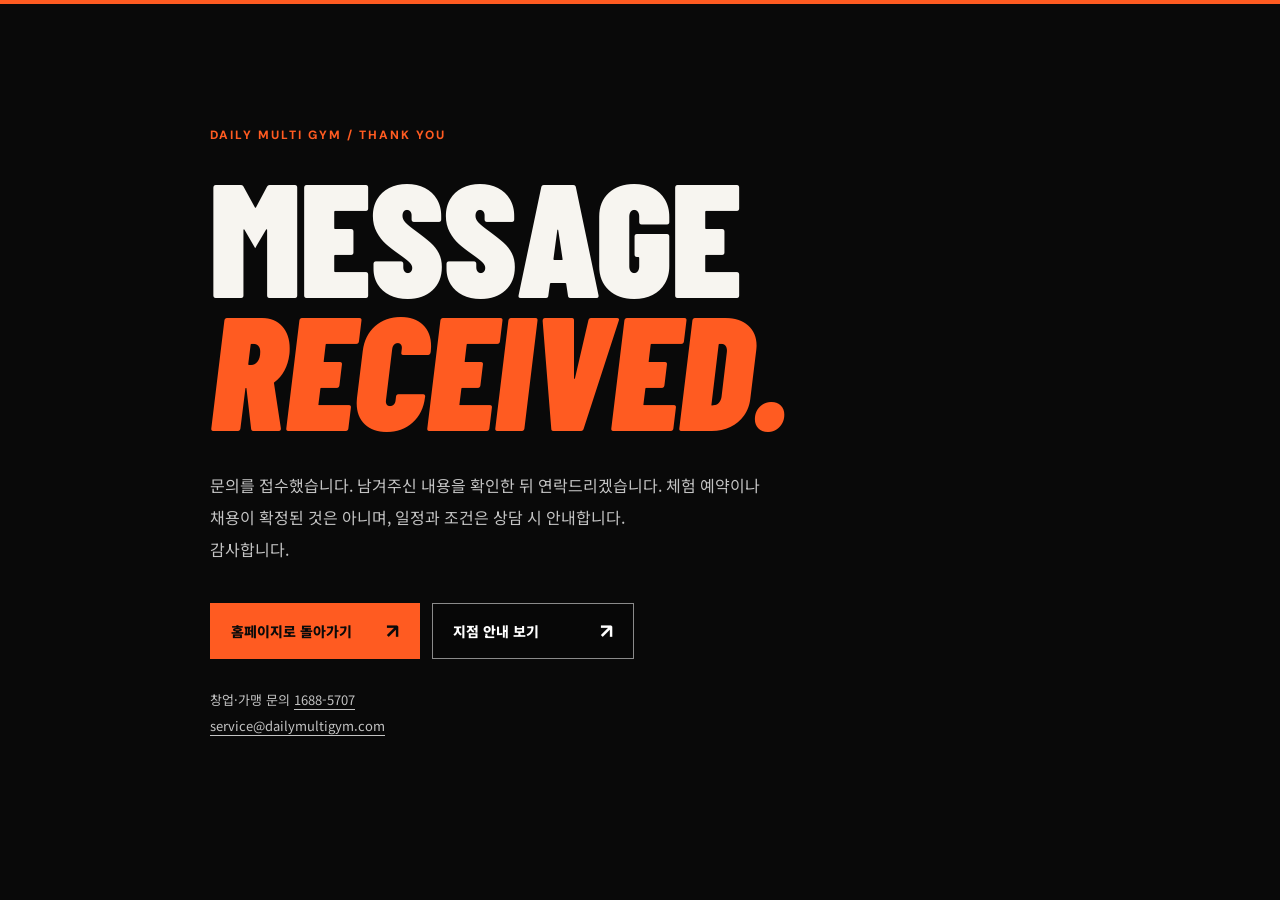
<file: thank-you.html>
<!doctype html>
<html lang="ko">
  <head>
    <meta charset="utf-8" />
    <meta name="viewport" content="width=device-width, initial-scale=1" />
    <meta name="robots" content="noindex" />
    <meta name="theme-color" content="#0b0b0b" />
    <title>문의 접수 완료 | DAILY MULTI GYM</title>
    <link rel="icon" type="image/svg+xml" href="/favicon.svg" />
    <link href="https://fonts.googleapis.com/css2?family=Barlow+Condensed:ital,wght@0,700;0,900;1,900&family=DM+Sans:wght@400;700;800&family=Noto+Sans+KR:wght@400;500;700;900&display=swap" rel="stylesheet" />
    <link rel="stylesheet" href="/styles.css" />
    <link rel="stylesheet" href="/inquiries.css" />
  </head>
  <body class="thank-you-page">
    <div class="topline" aria-hidden="true"></div>
    <main class="thank-you-inner">
      <span class="thanks-kicker">DAILY MULTI GYM / THANK YOU</span>
      <h1>MESSAGE<br /><em>RECEIVED.</em></h1>
      <p>문의를 접수했습니다. 남겨주신 내용을 확인한 뒤 연락드리겠습니다. 체험 예약이나 채용이 확정된 것은 아니며, 일정과 조건은 상담 시 안내합니다.<br />감사합니다.</p>
      <div class="thank-you-actions"><a class="button button-orange" href="/">홈페이지로 돌아가기 <span aria-hidden="true">↗</span></a><a class="button button-outline" href="/#locations">지점 안내 보기 <span aria-hidden="true">↗</span></a></div>
      <p class="thank-you-contact">창업·가맹 문의 <a href="tel:16885707">1688-5707</a><br /><a href="mailto:service@dailymultigym.com">service@dailymultigym.com</a></p>
    </main>
  </body>
</html>
</file>
<file: styles.css>
:root {
  --ink: #090909;
  --ink-2: #121212;
  --ink-3: #1d1d1d;
  --orange: #ff5b21;
  --orange-hot: #ff6a26;
  --cream: #f0ede6;
  --white: #f7f5f0;
  --muted: #a8a8a5;
  --line: rgba(255,255,255,.18);
  --display: 'Barlow Condensed', Impact, 'Arial Narrow', sans-serif;
  --body: 'Noto Sans KR', 'DM Sans', sans-serif;
}

*, *::before, *::after { box-sizing: border-box; }
html { scroll-behavior: smooth; scroll-padding-top: 86px; }
body { margin: 0; background: var(--ink); color: var(--white); font-family: var(--body); -webkit-font-smoothing: antialiased; overflow-x: hidden; }
button, a, input { font: inherit; }
button { cursor: pointer; }
a { color: inherit; text-decoration: none; }
img { display: block; max-width: 100%; }
::selection { background: var(--orange); color: #090909; }
:focus-visible { outline: 3px solid #ff9c76; outline-offset: 4px; }
.shell { width: min(100% - 88px, 1376px); margin-inline: auto; }
.skip-link { position: absolute; top: -60px; left: 20px; z-index: 2000; padding: 10px 16px; color: #000; background: #fff; }
.skip-link:focus { top: 12px; }
.topline { height: 4px; background: var(--orange); position: relative; z-index: 101; }

/* Navigation */
.site-header { position: sticky; top: 0; z-index: 100; background: rgba(9,9,9,.93); backdrop-filter: blur(18px); -webkit-backdrop-filter: blur(18px); border-bottom: 1px solid rgba(255,255,255,.10); transition: background .3s ease; }
.nav-wrap { height: 86px; display: flex; align-items: center; gap: 36px; }
.brand-mark { display: inline-flex; flex-direction: column; flex-shrink: 0; transform: skewX(-7deg); }
.brand-name { font: 900 27px/.88 var(--display); letter-spacing: -.45px; white-space: nowrap; }
.brand-name span { margin-left: 2px; }
.brand-name b { font: 900 31px/.8 var(--display); letter-spacing: -5px; color: var(--orange); margin-left: 7px; padding-right: 6px; }
.brand-sub { margin-top: 7px; font: 700 7px/1 'DM Sans',sans-serif; letter-spacing: 3.8px; white-space: nowrap; }
.brand-sub i { color: var(--orange); font-style: normal; }
.desktop-nav { display: flex; align-items: center; justify-content: center; gap: clamp(17px,2.3vw,34px); flex: 1; }
.desktop-nav a { font-size: 13px; font-weight: 700; letter-spacing: -.3px; color: #c9c9c9; transition: color .2s; white-space: nowrap; }
.desktop-nav a:hover, .desktop-nav a.active { color: var(--orange); }
.nav-cta { display: flex; align-items: center; justify-content: space-between; gap: 30px; min-width: 136px; padding: 12px 14px 12px 17px; font-size: 13px; font-weight: 800; background: var(--orange); color: #080808; border: 1px solid var(--orange); transform: skewX(-7deg); transition: background .2s, color .2s; }
.nav-cta span { transform: skewX(7deg); }
.nav-cta span:last-child { font-size: 19px; line-height: 1; }
.nav-cta:hover { color: #fff; background: transparent; }
.menu-toggle { display: none; margin-left: auto; width: 44px; height: 44px; padding: 10px; border: 1px solid var(--line); background: transparent; }
.menu-toggle span { display: block; height: 2px; background: #fff; margin: 5px 0; transition: transform .25s, opacity .25s; }
.menu-toggle[aria-expanded="true"] span:first-child { transform: translateY(7px) rotate(45deg); }
.menu-toggle[aria-expanded="true"] span:nth-child(2) { opacity: 0; }
.menu-toggle[aria-expanded="true"] span:last-child { transform: translateY(-7px) rotate(-45deg); }
.mobile-nav { position: absolute; top: 100%; left: 0; right: 0; max-height: calc(100svh - 76px); overflow-y: auto; overscroll-behavior: contain; background: #111; border-top: 1px solid var(--line); padding: 20px 6vw 30px; box-shadow: 0 15px 40px rgba(0,0,0,.4); }
.mobile-nav[hidden] { display: none; }
.mobile-nav a { display: flex; justify-content: space-between; padding: 15px 0; font-size: 20px; font-weight: 800; border-bottom: 1px solid var(--line); }
.mobile-nav a span { font: 800 14px var(--display); color: var(--orange); }
.mobile-nav .mobile-contact { display: block; margin-top: 18px; padding: 16px; background: var(--orange); color: #080808; text-align: center; font-size: 16px; border: 0; }

/* Hero */
.hero { min-height: min(820px,calc(100svh - 90px)); min-height: max(700px,calc(100svh - 90px)); position: relative; display: flex; align-items: stretch; overflow: hidden; isolation: isolate; }
.hero-image { position: absolute; z-index: -3; inset: 0 0 0 30%; background: url('assets/why-punch.jpg') no-repeat 69% 43% / auto 146%; filter: contrast(1.12) saturate(.92); }
.hero::before { content: ''; position: absolute; z-index: -2; inset: 0; background: linear-gradient(90deg,#090909 0%,#090909 23%,rgba(9,9,9,.95) 38%,rgba(9,9,9,.46) 64%,rgba(9,9,9,.08) 100%),linear-gradient(0deg,#090909 1%,rgba(9,9,9,.1) 32%,rgba(9,9,9,.16) 79%,rgba(9,9,9,.4) 100%); }
.hero::after { content: ''; position: absolute; right: -9%; top: -25%; width: 42%; height: 160%; z-index: -1; transform: rotate(25deg); background: linear-gradient(90deg, transparent,rgba(255,91,33,.09),transparent); pointer-events: none; }
.hero-grid { position: absolute; inset: 0; z-index: -1; opacity: .2; background-image: linear-gradient(90deg,rgba(255,255,255,.1) 1px,transparent 1px); background-size: 25% 100%; mask-image: linear-gradient(90deg,transparent 10%,#000 70%); }
.hero-inner { position: relative; display: flex; flex-direction: column; justify-content: center; padding-top: 62px; padding-bottom: 105px; }
.hero-copy { width: min(100%, 850px); position: relative; z-index: 2; }
.eyebrow { display: flex; align-items: center; gap: 10px; font: 700 11px/1.4 'DM Sans',sans-serif; letter-spacing: 2.2px; }
.eyebrow.light { color: #ddd; }
.orange-dot { width: 8px; height: 8px; display: inline-block; background: var(--orange); box-shadow: 0 0 15px var(--orange); }
.eyebrow-rule { width: 34px; height: 1px; background: var(--orange); margin: 0 6px; }
.hero-lead { font-size: clamp(20px,2.1vw,31px); font-weight: 500; line-height: 1.46; margin: 35px 0 17px; letter-spacing: -1.3px; }
.hero-lead strong { color: var(--orange); font-weight: 900; }
.hero-title { font: italic 900 clamp(100px, 11.4vw, 186px)/.75 var(--display); letter-spacing: -4px; margin: 0 0 35px -5px; text-shadow: 0 6px 35px rgba(0,0,0,.35); }
.hero-title > span { display: block; white-space: nowrap; }
.hero-title > span + span { margin-top: 9px; }
.hero-title em { color: var(--orange); font-style: inherit; }
.hero-description { font-size: 15px; line-height: 1.9; color: #ddd; font-weight: 500; margin: 0 0 30px; letter-spacing: -.4px; }
.hero-actions { display: flex; align-items: center; flex-wrap: wrap; gap: 12px; }
.button { display: inline-flex; align-items: center; justify-content: space-between; gap: 34px; min-width: 202px; padding: 17px 20px; border: 1px solid; font-size: 14px; font-weight: 800; transition: background .25s,color .25s,transform .25s; }
.button:hover { transform: translateY(-3px); }
.button span { font: 800 20px/1 'DM Sans',sans-serif; }
.button-orange { background: var(--orange); border-color: var(--orange); color: #0a0a0a; }
.button-orange:hover { background: #fff; border-color: #fff; }
.button-outline { background: rgba(0,0,0,.26); border-color: rgba(255,255,255,.53); color: #fff; }
.button-outline:hover { background: #fff; color: #0b0b0b; }
.hero-side { position: absolute; top: 50%; right: -12px; writing-mode: vertical-rl; transform: translateY(-50%); color: rgba(255,255,255,.6); font: 800 11px 'DM Sans',sans-serif; letter-spacing: 4px; }
.hero-bottom { position: absolute; bottom: 28px; left: 0; right: 0; display: flex; justify-content: space-between; align-items: center; padding-top: 22px; border-top: 1px solid rgba(255,255,255,.25); font: 700 10px 'DM Sans',sans-serif; letter-spacing: 2.8px; }
.hero-scroll { display: inline-flex; align-items: center; gap: 13px; color: #ddd; }
.scroll-line { width: 60px; height: 1px; background: var(--orange); }
.hero-bottom-right { display: flex; align-items: center; gap: 35px; }
.hero-bottom-index { color: var(--orange); }


/* Main feature: 수병원 × PUNCH DAILY */
.hero-collab .hero-image { inset: 0 0 0 23%; background-position: 62% 43%; background-size: auto 147%; filter: saturate(.85) contrast(1.19); }
.hero-collab::before { background: linear-gradient(90deg,#090909 0%,rgba(9,9,9,.96) 30%,rgba(9,9,9,.70) 56%,rgba(9,9,9,.10) 100%),linear-gradient(0deg,#080808 0%,transparent 53%); }
.hero-copy-collab { width: min(100%,1100px); }
.hero-join-kicker { margin: 32px 0 15px; color: #f1f1f1; font-size: clamp(17px,1.9vw,26px); font-weight: 800; letter-spacing: -1px; }
.hero-venture-title { margin: 0 0 25px -5px; color: #fff; font: italic 900 clamp(66px,9.4vw,146px)/.92 var(--display); letter-spacing: -.026em; white-space: nowrap; text-shadow: 0 9px 35px rgba(0,0,0,.38); }
.hero-venture-title span { color: #fff; }
.hero-venture-title em { color: var(--orange); font-style: inherit; }
.hero-venture-subline { display: flex; align-items: center; flex-wrap: wrap; width: fit-content; max-width: 100%; gap: 9px 17px; padding: 17px 0 0; border-top: 2px solid var(--orange); }
.hero-venture-hospital { font: 900 clamp(25px,3.3vw,43px)/1.1 var(--body); letter-spacing: -.07em; white-space: nowrap; }
.hero-venture-cross { color: var(--orange); font: italic 900 clamp(33px,3.7vw,51px)/.8 var(--display); }
.hero-venture-punch { font: italic 900 clamp(33px,3.8vw,51px)/.9 var(--display); letter-spacing: -.01em; white-space: nowrap; }
.hero-venture-punch em { color: var(--orange); font-style: inherit; }
.hero-venture-badge { color: #fff; border: 1px solid rgba(255,91,33,.9); background: rgba(255,91,33,.19); padding: 9px 13px; font-size: clamp(13px,1.3vw,17px); font-weight: 900; letter-spacing: -.04em; white-space: nowrap; }
.hero-join-claim { margin: 23px 0 13px; font-size: clamp(20px,2.2vw,31px); font-weight: 900; letter-spacing: -1.3px; }
.hero-join-claim strong { color: var(--orange); }
.hero-collab .hero-description { max-width: 660px; margin-bottom: 24px; }
.hero-partner-stamps { display: flex; align-items: center; flex-wrap: wrap; gap: 13px; margin-top: 33px; color: rgba(255,255,255,.70); font: 800 10px/1.4 "DM Sans",sans-serif; letter-spacing: 1px; }
.hero-partner-stamps span { padding: 10px 12px; border: 1px solid rgba(255,255,255,.37); background: rgba(0,0,0,.36); }
.hero-partner-stamps i { color: var(--orange); font: italic 900 22px var(--display); }

/* Moving brand strap */
.ticker { overflow: hidden; background: var(--orange); color: #080808; border-block: 1px solid #fc632b; }
.ticker-track { display: flex; width: max-content; align-items: center; gap: 29px; padding: 13px 0 11px; animation: marquee 32s linear infinite; }
.ticker-track span { font: italic 900 30px/.9 var(--display); letter-spacing: .5px; }
.ticker-track b { font-size: 20px; }
@keyframes marquee { to { transform: translateX(-50%); } }


/* Collaboration spotlight */
.alliance-section { background: #f0ebe2; color: #101010; }
.alliance-shell { padding-block: 72px 82px; }
.alliance-topline,.alliance-footline { display: flex; justify-content: space-between; gap: 20px; font: 800 10px/1.4 "DM Sans",sans-serif; letter-spacing: 1.5px; }
.alliance-topline { margin-bottom: 23px; color: #4d4a46; }
.alliance-topline b { color: #ff5b21; font-size: 18px; vertical-align: middle; margin-right: 7px; }
.alliance-grid { display: grid; grid-template-columns: minmax(0,1.05fr) minmax(0,.95fr); min-height: 560px; }
.alliance-visual { position: relative; display: flex; flex-direction: column; justify-content: space-between; min-width: 0; overflow: hidden; padding: clamp(32px,4.5vw,70px); background: radial-gradient(circle at 98% 30%,rgba(255,91,33,.23),transparent 45%),#0c0c0c; color: #fff; isolation: isolate; }
.alliance-visual::before { content: ''; position: absolute; z-index: -1; top: -18%; right: -33%; width: 80%; aspect-ratio: 1; border: 1px solid rgba(255,91,33,.23); border-radius: 50%; box-shadow: 0 0 0 88px rgba(255,91,33,.025),0 0 0 178px rgba(255,91,33,.025); }
.alliance-visual-label { color: #aaa; font: 800 11px "DM Sans",sans-serif; letter-spacing: 2px; }
.alliance-lockup { display: grid; align-content: center; gap: 6px; }
.alliance-hospital span,.alliance-punch span { display: block; margin-bottom: 6px; color: #aaa; font: 800 11px "DM Sans",sans-serif; letter-spacing: 1.2px; }
.alliance-hospital strong { display: block; font: 900 clamp(55px,6.4vw,100px)/1.15 var(--body); letter-spacing: -.075em; }
.alliance-symbol { color: var(--orange); font: italic 900 clamp(70px,8vw,124px)/.85 var(--display); margin-left: 10px; }
.alliance-punch strong { display: block; font: italic 900 clamp(79px,8.6vw,133px)/.77 var(--display); letter-spacing: -2px; }
.alliance-punch strong em { font-style: inherit; color: var(--orange); }
.alliance-visual-footer { display: flex; gap: 14px; align-items: center; color: #bcbcbc; font: 800 11px "DM Sans",sans-serif; letter-spacing: 2.3px; }
.alliance-visual-footer span:nth-child(2) { color: var(--orange); font-size: 25px; }
.alliance-story { display: flex; flex-direction: column; justify-content: center; padding: clamp(32px,5vw,79px); background: #fff; }
.alliance-story-kicker { margin: 0 0 24px; color: #e14b16; font-size: 13px; font-weight: 900; letter-spacing: -.3px; }
.alliance-story h2 { margin: 0; font: 900 clamp(45px,5vw,82px)/1.19 var(--body); letter-spacing: -.075em; word-break: keep-all; }
.alliance-story h2 em { color: #f15b22; font-style: normal; }
.alliance-story-copy { margin: 25px 0; color: #5e5a55; font-size: 14px; line-height: 1.95; word-break: keep-all; }
.alliance-pillars { display: flex; flex-wrap: wrap; gap: 10px; align-items: center; font-size: 13px; font-weight: 900; }
.alliance-pillars span { padding: 9px 11px; background: #f1eee9; }
.alliance-pillars b { color: #ee5620; font-size: 22px; }
.alliance-story-cta { display: flex; justify-content: space-between; align-items: center; margin-top: 38px; padding: 18px 0 14px; border-bottom: 2px solid #101010; font-size: 14px; font-weight: 900; }
.alliance-story-cta:hover { color: #ed5723; border-bottom-color: #ed5723; }
.alliance-story-cta span { font-size: 22px; }
.alliance-footline { padding-top: 24px; color: #69655f; }

/* Generic sections */
.section { padding: 118px 0 124px; }
.section-top { display: flex; align-items: center; gap: 22px; margin-bottom: 64px; }
.section-label { white-space: nowrap; font: 800 12px 'DM Sans',sans-serif; letter-spacing: 1.9px; }
.section-label span { color: var(--orange); font-size: 15px; }
.section-line { flex: 1; min-width: 10px; height: 1px; background: rgba(255,255,255,.27); }
.microcopy { color: #8f8f8f; font: 700 10px 'DM Sans',sans-serif; letter-spacing: 1.7px; text-align: right; }
.display-title { font: italic 900 clamp(85px,9.2vw,148px)/.78 var(--display); letter-spacing: -1.9px; margin: 0; }
.display-title em { color: var(--orange); font-style: inherit; }
.orange-kicker { color: var(--orange); font: 800 12px 'DM Sans',sans-serif; letter-spacing: 2.2px; margin: 0 0 22px; }
.has-js .reveal { opacity: 0; transform: translateY(28px); transition: opacity .65s ease, transform .65s cubic-bezier(.18,.6,.17,1); }
.has-js .reveal.in-view { opacity: 1; transform: translateY(0); }

/* Brand identity */
.identity-section { background: radial-gradient(ellipse at 87% 4%,rgba(255,91,33,.105),transparent 44%),#0b0b0b; }
.identity-heading { display: flex; justify-content: space-between; align-items: flex-end; gap: 55px; margin-bottom: 50px; }
.identity-heading .display-title { font-size: clamp(88px,9.8vw,157px); }
.identity-intro { width: 365px; max-width: 35%; padding-bottom: 8px; }
.identity-intro h3 { font-size: clamp(22px,2.4vw,31px); line-height: 1.48; letter-spacing: -1.3px; margin: 0 0 17px; font-weight: 800; }
.identity-intro h3 strong { color: var(--orange); font-weight: 900; }
.identity-intro p { color: #aaa; font-size: 14px; line-height: 1.9; margin: 0; word-break: keep-all; }
.identity-chips { display: flex; flex-wrap: wrap; gap: 7px; margin-top: 28px; }
.identity-chips span { font: italic 800 20px/1 var(--display); letter-spacing: .4px; padding: 9px 12px; border: 1px solid #565656; color: #efefef; }
.identity-visuals { display: grid; grid-template-columns: repeat(2,minmax(0,1fr)); gap: 13px; }
.identity-visual { appearance: none; position: relative; padding: 0; border: 1px solid rgba(255,255,255,.15); background: #202020; aspect-ratio: 16/9; overflow: hidden; text-align: left; }
.identity-visual::after { content: ''; position: absolute; inset: 56% 0 0; background: linear-gradient(0deg,rgba(0,0,0,.88),transparent); pointer-events: none; }
.identity-visual img { width: 100%; height: 100%; object-fit: cover; transition: transform .6s ease,filter .6s ease; }
.identity-visual:hover img { transform: scale(1.045); filter: brightness(1.09); }
.identity-visual-caption { position: absolute; z-index: 1; left: 21px; right: 20px; bottom: 17px; display: flex; justify-content: space-between; align-items: center; gap: 10px; color: #fff; }
.identity-visual-caption b { font: italic 800 22px var(--display); letter-spacing: 1px; }
.identity-visual-caption i { color: var(--orange); font-style: normal; font-size: 26px; }
.identity-footnote { display: flex; justify-content: space-between; align-items: center; gap: 20px; padding-top: 20px; color: #969696; font-size: 11px; font-weight: 700; letter-spacing: 1px; }
.identity-footnote span:last-child { color: var(--orange); font-size: 13px; letter-spacing: -.2px; }

/* Programs */
.programs-section { background: #101010; }
.programs-heading { display: flex; justify-content: space-between; align-items: flex-end; gap: 54px; margin-bottom: 57px; }
.intro-side { width: 348px; max-width: 38%; padding-bottom: 7px; }
.orange-stroke { display: block; height: 4px; width: 38px; background: var(--orange); margin-bottom: 24px; transform: skewX(-18deg); }
.intro-side h3 { margin: 0 0 13px; font-size: 21px; font-weight: 900; letter-spacing: -.9px; }
.intro-side p { margin: 0; color: #aaa; font-size: 14px; line-height: 1.9; word-break: keep-all; }
.program-grid { display: grid; grid-template-columns: repeat(4,minmax(0,1fr)); gap: 12px; }
.program-card { position: relative; height: 500px; min-width: 0; overflow: hidden; background: #242424; isolation: isolate; }
.program-photo { position: absolute; inset: 0; z-index: -2; background-repeat: no-repeat; filter: saturate(.72) contrast(1.12); transition: transform .7s cubic-bezier(.2,.7,.3,1),filter .7s; }
.program-card:hover .program-photo { transform: scale(1.06); filter: saturate(1.08) contrast(1.08); }
.program-boxing .program-photo { background-image: url('assets/why-punch.jpg'); background-size: auto 185%; background-position: 70% 32%; }
.program-hyrox .program-photo { background-image: url('assets/vision.jpg'); background-size: auto 195%; background-position: 65% 78%; }
.program-strength .program-photo { background-image: url('assets/store-case.jpg'); background-size: auto 180%; background-position: 91% 55%; }
.program-class .program-photo { background-image: url('assets/impact.jpg'); background-size: auto 195%; background-position: 71% 80%; }
.program-overlay { position: absolute; inset: 0; z-index: -1; background: linear-gradient(0deg,rgba(0,0,0,.95),rgba(0,0,0,.09) 70%),linear-gradient(90deg,rgba(0,0,0,.2),transparent); }
.program-card::before { content: ''; position: absolute; top: 0; left: 0; width: 100%; height: 4px; background: var(--orange); transform: scaleX(0); transform-origin: left; transition: transform .35s; }
.program-card:hover::before { transform: scaleX(1); }
.program-content { position: absolute; inset: auto 26px 28px; }
.program-count { display: inline-block; color: var(--orange); font: 800 11px 'DM Sans',sans-serif; letter-spacing: 2px; }
.program-content h3 { margin: 8px 0 10px; font: italic 900 clamp(44px,5.4vw,82px)/.9 var(--display); letter-spacing: -.8px; }
.program-content p { font-size: 12px; line-height: 1.75; color: #d2d2d2; padding-right: 32px; margin: 0; word-break: keep-all; }
.card-arrow { position: absolute; right: 0; bottom: 0; border: 1px solid rgba(255,255,255,.45); border-radius: 50%; width: 33px; height: 33px; display: grid; place-items: center; font-size: 19px; transition: color .2s,background .2s; }
.program-card:hover .card-arrow { color: #090909; background: var(--orange); border-color: var(--orange); }
.section-after-note { display: flex; justify-content: space-between; align-items: center; margin-top: 22px; gap: 20px; color: #8f8f8f; font-size: 12px; }
.section-after-note span:first-child { color: var(--orange); font: italic 800 20px var(--display); letter-spacing: 1px; }

/* Results */
.results-section { background: var(--cream); color: #111; }
.section-label.dark { color: #171717; }
.section-line.dark { background: rgba(0,0,0,.25); }
.microcopy.dark { color: #777; }
.results-heading { display: flex; gap: 60px; align-items: end; justify-content: space-between; margin-bottom: 48px; }
.big-korean { font-size: clamp(39px,5.1vw,74px); line-height: 1.25; letter-spacing: -4px; font-weight: 800; margin: 0; }
.big-korean strong { color: var(--orange); font-weight: 900; }
.results-heading > p { width: 300px; max-width: 33%; font-size: 14px; color: #5a5753; line-height: 1.9; margin: 0 0 7px; word-break: keep-all; }
.results-grid { display: grid; grid-template-columns: 1fr 1fr; gap: 18px; }
.result-card { background: #fffefa; border: 1px solid #d8d4cc; padding: clamp(24px,3.2vw,47px); min-width: 0; position: relative; overflow: hidden; }
.result-card::after { content: ''; position: absolute; top: 0; right: 0; width: 54px; height: 54px; background: var(--orange); clip-path: polygon(100% 0,0 0,100% 100%); }
.result-card-top { display: flex; align-items: center; gap: 19px; margin-bottom: 57px; font-size: 22px; font-weight: 900; letter-spacing: -.8px; }
.case-tag { background: #111; color: #fff; padding: 7px 10px; font: 800 12px 'DM Sans',sans-serif; letter-spacing: .8px; }
.metric-label { display: block; color: #74716d; font-size: 13px; font-weight: 600; margin-bottom: 10px; }
.big-metric { color: var(--orange); font: 900 clamp(66px,8vw,124px)/.95 var(--display); white-space: nowrap; letter-spacing: -2px; }
.big-metric span { font: 900 clamp(26px,3vw,43px)/1 var(--body); letter-spacing: -2px; margin-left: 3px; }
.long-metric { font-size: clamp(54px,6.2vw,95px); }
.long-metric span { font-size: clamp(25px,2.4vw,37px); }
.metric-divider { width: 100%; height: 1px; background: #cbc8bf; margin: 30px 0 24px; }
.metric-foot { display: flex; justify-content: space-between; align-items: center; gap: 20px; font-size: 14px; color: #69645f; font-weight: 600; }
.metric-foot strong { font-size: clamp(17px,2.3vw,28px); font-weight: 900; color: #111; white-space: nowrap; }
.results-proof { display: grid; grid-template-columns: minmax(0,1fr) minmax(0,1.04fr); margin-top: 18px; min-height: 360px; background: #131313; color: #fff; overflow: hidden; }
.proof-copy { padding: clamp(24px,3.1vw,45px); display: flex; flex-direction: column; justify-content: center; }
.proof-kicker { color: var(--orange); font: 800 11px 'DM Sans',sans-serif; letter-spacing: 2px; }
.proof-copy h3 { margin: 19px 0 25px; font-size: clamp(23px,2.5vw,35px); line-height: 1.4; letter-spacing: -1.5px; }
.proof-copy h3 em { font-style: normal; color: var(--orange); }
.proof-stats { display: grid; grid-template-columns: repeat(2,minmax(0,1fr)); gap: 19px; padding: 21px 0 19px; border-top: 1px solid #4a4a4a; border-bottom: 1px solid #4a4a4a; }
.proof-stats > div { min-width: 0; }
.proof-stats > div + div { border-left: 1px solid #474747; padding-left: 19px; }
.proof-stats span { display: block; color: #a9a9a9; font-size: 11px; margin-bottom: 10px; }
.proof-stats strong { display: block; font: 900 clamp(45px,5vw,75px)/1 var(--display); color: #fff; white-space: nowrap; }
.proof-stats small { font: 800 19px var(--body); margin-left: 2px; }
.proof-copy > p { color: #999; font-size: 11px; line-height: 1.85; margin: 23px 0 0; word-break: keep-all; }
.proof-snapshot { min-width: 0; display: flex; flex-direction: column; justify-content: center; margin: 0; padding: 28px; background: #e2ded6; }
.proof-snapshot figcaption { display: flex; justify-content: space-between; gap: 20px; margin-bottom: 13px; color: #444; font-size: 10px; font-weight: 800; }
.proof-snapshot figcaption span:first-child { color: #222; letter-spacing: .7px; }
.proof-snapshot img { display: block; width: 100%; height: auto; border: 1px solid #d0d0d0; background: #fff; box-shadow: 0 15px 30px rgba(0,0,0,.08); }
.results-note { margin-top: 22px; display: flex; align-items: flex-start; gap: 16px; border-top: 1px solid #cfcac1; padding-top: 20px; }
.asterisk { color: var(--orange); font-size: 22px; line-height: 1.3; }
.results-note p { max-width: 800px; font-size: 12px; line-height: 1.75; color: #77716a; margin: 0; flex: 1; }
.text-link { border: none; background: none; padding: 0 0 6px; border-bottom: 1px solid currentColor; font-weight: 800; font-size: 12px; white-space: nowrap; }
.text-link span { margin-left: 16px; }
.dark-link { color: #171717; }

/* Business model */
.model-section { position: relative; overflow: hidden; background: #0a0a0a; isolation: isolate; }
.model-image { position: absolute; z-index: -2; inset: 0 0 auto 0; height: 540px; background: url('assets/investment-model.jpg') no-repeat 83% 47%/cover; opacity: .42; filter: saturate(.9); }
.model-section::before { content: ''; position: absolute; inset: 0; z-index: -1; background: linear-gradient(180deg,rgba(9,9,9,.5),#090909 550px); }
.model-content { position: relative; }
.model-head { margin-bottom: 54px; }
.model-head .display-title { font-size: clamp(80px,8.5vw,140px); }
.model-head > p:last-child { font-size: 15px; line-height: 1.95; color: #d3d3d3; margin: 28px 0 0; }
.support-grid { display: grid; grid-template-columns: repeat(5,minmax(0,1fr)); border: 1px solid var(--line); }
.support-item { position: relative; min-width: 0; padding: 23px 22px 28px; border-right: 1px solid var(--line); background: rgba(17,17,17,.8); min-height: 220px; }
.support-item:last-child { border-right: 0; }
.support-number { font: 800 12px 'DM Sans',sans-serif; color: #7f7f7f; }
.support-symbol { color: var(--orange); font: 400 43px/1 var(--display); height: 58px; margin: 22px 0 5px; }
.support-item h3 { margin: 0 0 10px; font-size: 17px; font-weight: 900; letter-spacing: -.8px; }
.support-item p { margin: 0; color: #9e9e9e; font-size: 12px; line-height: 1.8; word-break: keep-all; }
.investment-panel { display: grid; grid-template-columns: 1.1fr 1fr 1.15fr 1fr; background: #1b1b1b; margin-top: 26px; border: 1px solid #353535; }
.investment-intro { padding: 28px 30px; background: var(--orange); color: #0c0c0c; }
.small-outline { display: inline-block; font: 800 9px 'DM Sans',sans-serif; letter-spacing: 1.8px; border: 1px solid #181818; padding: 7px 9px; }
.investment-intro h3 { margin: 18px 0 11px; font-size: 25px; line-height: 1.3; letter-spacing: -1.3px; }
.investment-intro p { font-size: 11px; margin: 0; opacity: .8; }
.investment-stats { padding: 36px 27px 26px; display: flex; flex-direction: column; justify-content: center; border-right: 1px solid #373737; min-width: 0; }
.investment-stats:last-child { border-right: 0; }
.investment-stats > span { color: #ddd; font-size: 13px; font-weight: 700; }
.investment-stats strong { display: block; margin: 11px 0 12px; font: 900 clamp(34px,3.8vw,57px)/.97 var(--display); color: var(--orange); letter-spacing: -.7px; white-space: nowrap; }
.investment-stats strong small { font: 800 16px var(--body); }
.investment-stats > small { font-size: 11px; color: #8e8e8e; line-height: 1.4; }
.investment-disclaimer { color: #858585; font-size: 11px; line-height: 1.8; margin-top: 15px; }

/* Franchise */
.franchise-section { background: #141414; }
.franchise-head { display: flex; justify-content: space-between; align-items: flex-end; gap: 55px; margin-bottom: 57px; }
.franchise-head .display-title { white-space: nowrap; }
.franchise-head > div { max-width: 390px; padding-bottom: 8px; }
.franchise-head h3 { font-size: 26px; font-weight: 900; letter-spacing: -1px; margin: 0 0 14px; }
.franchise-head > div > p:last-child { color: #aaa; font-size: 14px; line-height: 1.9; margin: 0; word-break: keep-all; }
.steps-list { list-style: none; display: grid; grid-template-columns: repeat(3,minmax(0,1fr)); margin: 0; padding: 0; border-top: 1px solid #565656; border-left: 1px solid #565656; }
.step { position: relative; display: flex; align-items: start; gap: 26px; min-height: 148px; padding: 32px 29px; border-bottom: 1px solid #565656; border-right: 1px solid #565656; transition: background .25s; }
.step:hover { background: #252525; }
.step-num { color: var(--orange); font: italic 900 48px/.9 var(--display); }
.step h3 { margin: 0 0 9px; font-size: 20px; font-weight: 900; }
.step p { margin: 0; font-size: 12px; line-height: 1.7; color: #929292; word-break: keep-all; }
.step-arrow { font-size: 19px; position: absolute; right: 20px; top: 20px; color: #818181; }
.franchise-callout { margin-top: 35px; display: flex; justify-content: space-between; align-items: center; border-top: 1px solid #555; padding-top: 24px; gap: 20px; }
.franchise-callout > span { font: italic 800 28px var(--display); letter-spacing: 1px; }
.franchise-callout a { display: flex; justify-content: space-between; gap: 35px; background: var(--orange); color: #080808; font-size: 14px; font-weight: 900; padding: 16px 20px; min-width: 235px; transition: background .2s; }
.franchise-callout a:hover { background: #fff; }

/* Vision */
.story-section { position: relative; min-height: 720px; display: flex; align-items: center; isolation: isolate; overflow: hidden; }
.story-image { position: absolute; z-index: -3; inset: 0; background: url('assets/vision.jpg') no-repeat 66% 35% / cover; filter: saturate(.88) contrast(1.09); }
.story-shade { position: absolute; z-index: -2; inset: 0; background: linear-gradient(90deg,rgba(0,0,0,.93),rgba(0,0,0,.72) 39%,rgba(0,0,0,.1) 80%),linear-gradient(0deg,rgba(0,0,0,.69),transparent 39%); }
.story-content { padding-block: 104px; }
.story-pretitle { color: #f0f0f0; font-size: 22px; font-weight: 700; margin: 47px 0 23px; letter-spacing: -1px; }
.story-content .display-title { font-size: clamp(90px,10.7vw,177px); }
.story-description { font-size: 16px; line-height: 1.95; color: #e1dedb; margin: 33px 0 52px; }
.story-principles { display: flex; flex-wrap: wrap; gap: 21px; }
.story-principles span { border-top: 2px solid var(--orange); padding: 12px 24px 0 0; font: 800 11px 'DM Sans',sans-serif; letter-spacing: 1.1px; }

/* Social impact */
.impact-section { background: #ece8e0; color: #111; }
.impact-section .section-line { background: rgba(0,0,0,.22); }
.impact-section .microcopy { color: #666; }
.impact-layout { display: grid; grid-template-columns: .96fr 1fr; align-items: center; gap: clamp(35px,5vw,75px); }
.impact-content .display-title { font-size: clamp(80px,8.7vw,133px); }
.impact-content h3 { font-size: clamp(22px,2.6vw,34px); letter-spacing: -1.3px; line-height: 1.45; margin: 40px 0 18px; }
.impact-lead { font-size: 14px; color: #66615b; line-height: 1.95; margin: 0 0 30px; max-width: 500px; word-break: keep-all; }
.impact-values { border-top: 1px solid #b7b0a6; }
.impact-values > div { display: grid; grid-template-columns: 120px 1fr; column-gap: 15px; padding: 18px 0; border-bottom: 1px solid #c8c1b7; }
.impact-values span { font: 800 10px 'DM Sans',sans-serif; color: var(--orange); letter-spacing: .8px; grid-row: span 2; padding-top: 5px; }
.impact-values strong { font-size: 16px; line-height: 1.4; font-weight: 900; }
.impact-values p { margin: 5px 0 0; color: #716a62; font-size: 12px; line-height: 1.65; }
.impact-visual { appearance: none; padding: 12px; border: 1px solid #39342d; background: #101010; text-align: left; width: 100%; box-shadow: 16px 18px 0 rgba(17,17,17,.085); }
.impact-visual img { width: 100%; height: auto; object-fit: contain; }
.impact-visual > span { display: flex; align-items: center; justify-content: space-between; color: #fff; padding: 17px 10px 5px; }
.impact-visual b { font: italic 800 24px var(--display); letter-spacing: .8px; }
.impact-visual i { font-size: 24px; font-style: normal; color: var(--orange); }
.impact-visual:hover img { filter: brightness(1.13); }
.impact-bottom-line { display: grid; grid-template-columns: repeat(4,minmax(0,1fr)); gap: 1px; background: #aaa49a; margin-top: 70px; border: 1px solid #aaa49a; }
.impact-bottom-line span { background: #151515; color: #fff; padding: 19px 15px; text-align: center; font: italic 800 clamp(17px,2vw,27px) var(--display); letter-spacing: .4px; }
.impact-bottom-line span::before { content: '✳'; color: var(--orange); margin-right: 9px; font-size: .65em; vertical-align: middle; }

/* Gallery */
.gallery-section { background: #101010; }
.gallery-heading { display: flex; justify-content: space-between; align-items: flex-end; gap: 44px; margin-bottom: 47px; }
.gallery-heading > p { max-width: 325px; color: #a9a9a9; font-size: 13px; line-height: 1.95; margin: 0 0 5px; word-break: keep-all; }
.gallery-carousel { min-width: 0; }
.gallery-carousel-header { display: flex; align-items: center; justify-content: space-between; gap: 18px; margin-bottom: 17px; }
.gallery-carousel-label { display: flex; align-items: baseline; gap: 7px; font-family: 'DM Sans',sans-serif; }
.gallery-carousel-label strong { color: var(--orange); font: italic 900 31px/1 var(--display); }
.gallery-carousel-label > span { color: #a5a5a5; font-size: 13px; font-weight: 800; }
.gallery-carousel-label small { margin-left: 16px; color: #898989; font-size: 10px; font-weight: 800; letter-spacing: 1.6px; }
.gallery-carousel-controls { display: flex; gap: 8px; }
.gallery-carousel-controls button { display: grid; place-items: center; width: 48px; height: 48px; padding: 0; border: 1px solid #515151; background: #181818; color: #fff; transition: background .2s,color .2s,border-color .2s; }
.gallery-carousel-controls button:hover,.gallery-carousel-controls button:focus-visible { background: var(--orange); border-color: var(--orange); color: #101010; }
.gallery-carousel-controls svg { display: block; width: 25px; height: 25px; }
.gallery-grid { position: relative; display: grid; grid-auto-flow: column; grid-auto-columns: 30%; grid-template-rows: 1fr; gap: 13px; overflow-x: auto; overscroll-behavior-x: contain; scroll-snap-type: x mandatory; scroll-behavior: smooth; scrollbar-width: none; -webkit-overflow-scrolling: touch; }
.gallery-grid::-webkit-scrollbar { display: none; }
.gallery-grid:focus-visible { outline: 2px solid var(--orange); outline-offset: 3px; }
.gallery-card { appearance: none; display: block; position: relative; aspect-ratio: 1.5; border: 0; padding: 0; overflow: hidden; background: #292929; text-align: left; min-width: 0; scroll-snap-align: start; }
.gallery-card img { width: 100%; height: 100%; object-fit: cover; object-position: center; transition: transform .55s,filter .55s; }
.gallery-card:hover img { transform: scale(1.04); filter: brightness(1.1); }
.gallery-card::after { content: ''; position: absolute; inset: 45% 0 0; background: linear-gradient(0deg,rgba(0,0,0,.88),transparent); }
.gallery-overlay { position: absolute; z-index: 1; left: 18px; right: 15px; bottom: 17px; display: flex; justify-content: space-between; align-items: center; gap: 8px; font: italic 800 clamp(18px,2vw,25px) var(--display); letter-spacing: .4px; }
.gallery-overlay i { display: inline-block; color: var(--orange); font-size: 1.2em; font-style: inherit; margin-right: 8px; }
.gallery-overlay b { font: 400 25px var(--body); color: var(--orange); }
.gallery-carousel-progress { position: relative; height: 3px; margin-top: 18px; background: #393939; overflow: hidden; }
.gallery-carousel-progress-thumb { position: absolute; left: 0; top: 0; bottom: 0; width: 35%; background: var(--orange); transition: left .2s ease-out,width .2s ease-out; }
.archive-more { display: flex; align-items: center; justify-content: center; gap: 30px; width: 100%; margin-top: 17px; padding: 18px; color: #fff; border: 1px solid #585858; background: transparent; font-size: 13px; font-weight: 800; transition: background .2s,color .2s; }
.archive-more:hover { background: #fff; color: #111; }
.archive-more span { font-size: 20px; }

/* Finale and footer */
.final-cta { position: relative; overflow: hidden; background: var(--orange); color: #090909; isolation: isolate; }
.cta-glow { position: absolute; z-index: -1; right: -10%; top: -50%; width: 75%; aspect-ratio: 1; border: 2px solid rgba(0,0,0,.1); border-radius: 50%; box-shadow: 0 0 0 110px rgba(0,0,0,.025),0 0 0 220px rgba(0,0,0,.025),0 0 0 330px rgba(0,0,0,.025); }
.final-cta-inner { padding-block: 96px 102px; }
.final-cta .orange-kicker { color: #121212; }
.final-cta h2 { font: italic 900 clamp(100px,12.7vw,208px)/.75 var(--display); letter-spacing: -2px; margin: 30px 0 65px; }
.final-cta h2 em { color: #fff4e9; font-style: inherit; }
.final-cta-bottom { display: grid; grid-template-columns: minmax(0,.8fr) minmax(0,1.2fr); align-items: start; gap: clamp(32px,6vw,110px); }
.contact-copy > p { font-size: 18px; font-weight: 800; line-height: 1.9; margin: 0 0 35px; letter-spacing: -.7px; }
.contact-direct { display: flex; flex-direction: column; align-items: flex-start; gap: 10px; }
.contact-direct span { font: 800 11px/1.3 "DM Sans",sans-serif; letter-spacing: 1.2px; }
.contact-direct a { font: 900 clamp(25px,3vw,42px)/1 var(--display); border-bottom: 2px solid currentColor; overflow-wrap: anywhere; }
.contact-direct a:hover { color: #fff; }
.button-dark { color: #fff; background: #0a0a0a; border-color: #0a0a0a; min-width: 270px; }
.button-dark:hover { background: #fff; color: #0a0a0a; border-color: #fff; }

/* Netlify contact form */
.contact-form { position: relative; padding: clamp(26px,3.1vw,45px); background: #101010; color: #f7f5f0; border: 1px solid rgba(255,255,255,.18); box-shadow: 14px 14px 0 rgba(0,0,0,.12); }
.contact-form-header { margin-bottom: 29px; }
.contact-form-header > span { color: var(--orange); font: 800 11px "DM Sans",sans-serif; letter-spacing: 1.9px; }
.contact-form-header h3 { margin: 13px 0 8px; font: 900 clamp(34px,4vw,56px)/1 var(--display); letter-spacing: -.7px; }
.contact-form-header p { margin: 0; color: #aaa; font-size: 12px; line-height: 1.8; }
.contact-fields { display: grid; grid-template-columns: repeat(2,minmax(0,1fr)); gap: 18px 13px; }
.contact-field { display: flex; flex-direction: column; gap: 9px; min-width: 0; }
.contact-field > span { font-size: 12px; font-weight: 800; color: #ddd; }
.contact-field b { color: var(--orange); }
.contact-field-full { grid-column: 1 / -1; }
.contact-field input,.contact-field select,.contact-field textarea { width: 100%; min-width: 0; border: 1px solid #454545; border-radius: 0; padding: 14px 12px; background: #1d1d1d; color: #fff; font: 500 13px/1.5 var(--body); transition: border-color .2s,background .2s; }
.contact-field input,.contact-field select { min-height: 50px; }
.contact-field textarea { min-height: 145px; resize: vertical; }
.contact-field input::placeholder,.contact-field textarea::placeholder { color: #888; opacity: 1; }
.contact-field :is(input,select,textarea):focus { outline: 2px solid var(--orange); outline-offset: 1px; border-color: var(--orange); }
.contact-field select { appearance: auto; }
.contact-consent { display: flex; align-items: flex-start; gap: 11px; margin: 22px 0; cursor: pointer; }
.contact-consent input { flex: none; margin-top: 4px; width: 18px; height: 18px; accent-color: var(--orange); }
.contact-consent > span { font-size: 12px; line-height: 1.7; font-weight: 700; color: #ddd; }
.contact-consent small { display: block; margin-top: 5px; color: #a8a8a5; font-size: 11px; line-height: 1.8; font-weight: 400; }
.contact-submit { display: flex; width: 100%; align-items: center; justify-content: space-between; padding: 18px 20px; border: 0; background: var(--orange); color: #090909; font: 900 16px var(--body); transition: background .2s,transform .2s; }
.contact-submit:hover { background: #fff; transform: translateY(-2px); }
.contact-submit span { font: 900 23px/1 "DM Sans",sans-serif; }
.contact-form .contact-form-note { margin: 14px 0 0; color: #999; font-size: 11px; line-height: 1.7; overflow-wrap: anywhere; }
.contact-form-note strong { color: #ddd; }
.contact-honeypot { position: absolute; overflow: hidden; clip: rect(0 0 0 0); height: 1px; width: 1px; margin: -1px; padding: 0; border: 0; }
.footer-contact .footer-email { font-size: clamp(22px,2.5vw,37px); white-space: normal; overflow-wrap: anywhere; }
.thank-you-page { min-height: 100vh; display: flex; flex-direction: column; }
.thank-you-inner { flex: 1; width: min(100% - 48px,860px); margin: 0 auto; display: flex; flex-direction: column; align-items: flex-start; justify-content: center; padding: 100px 0; }
.thank-you-inner .thanks-kicker { color: var(--orange); font: 800 12px "DM Sans",sans-serif; letter-spacing: 2px; }
.thank-you-inner h1 { font: 900 clamp(78px,13vw,160px)/.83 var(--display); letter-spacing: -1px; margin: 25px 0 36px; }
.thank-you-inner h1 em { color: var(--orange); }
.thank-you-inner p { max-width: 550px; font-size: 16px; line-height: 2; color: #c3c3c3; margin: 0 0 38px; }
.site-footer { background: #080808; }
.footer-main { display: flex; justify-content: space-between; gap: 50px; padding-block: 64px 70px; }
.footer-brand .brand-name { font-size: 35px; }
.footer-brand .brand-sub { font-size: 8px; margin-top: 9px; }
.footer-main > div:first-child p { font: italic 700 19px var(--display); letter-spacing: 1.5px; color: #777; margin: 23px 0 0; }
.footer-links { display: grid; grid-template-columns: 1fr 1fr; align-content: start; gap: 18px 39px; font-size: 12px; font-weight: 800; color: #aaa; }
.footer-links a:hover { color: var(--orange); }
.footer-contact { display: flex; flex-direction: column; align-items: flex-end; gap: 12px; }
.footer-contact span { color: var(--orange); font: 800 10px 'DM Sans',sans-serif; letter-spacing: 1.7px; }
.footer-contact a { font: 900 42px var(--display); white-space: nowrap; }
.footer-bottom { display: flex; justify-content: space-between; align-items: center; gap: 22px; padding-block: 25px; border-top: 1px solid #252525; color: #686868; font-size: 10px; line-height: 1.8; }
.footer-bottom p { margin: 0; }
.footer-bottom a { color: #aaa; font: 700 10px 'DM Sans',sans-serif; letter-spacing: 1px; white-space: nowrap; }
.footer-bottom a:hover { color: var(--orange); }

/* Accessible image viewer */
.gallery-dialog { position: fixed; inset: 0; margin: auto; padding: 0; border: 1px solid #4a4a4a; background: #101010; color: #fff; width: min(1120px,calc(100% - 30px)); max-height: calc(100% - 30px); overflow: hidden; }
.gallery-dialog::backdrop { background: rgba(0,0,0,.9); backdrop-filter: blur(7px); }
.dialog-inner { max-height: calc(100svh - 30px); display: flex; flex-direction: column; }
.dialog-header { display: flex; justify-content: space-between; align-items: center; padding: 20px 26px; border-bottom: 1px solid #3b3b3b; gap: 20px; }
.dialog-kicker { color: var(--orange); font: 700 9px 'DM Sans',sans-serif; letter-spacing: 1.6px; }
.dialog-header h2 { margin: 6px 0 0; font-size: 18px; }
.dialog-close { background: #242424; border: 1px solid #555; color: #fff; font-size: 31px; line-height: 1; width: 44px; height: 44px; flex: none; }
.dialog-image-wrap { position: relative; flex: 1; min-height: 0; display: flex; justify-content: center; align-items: center; background: #070707; padding: 10px 60px; }
#dialog-image { max-width: 100%; max-height: min(70svh,770px); object-fit: contain; }
.gallery-prev,.gallery-next { position: absolute; top: 50%; transform: translateY(-50%); display: grid; place-items: center; width: 52px; height: 52px; padding: 0; border: 1px solid #4c4c4c; background: rgba(0,0,0,.5); color: #fff; touch-action: manipulation; }
.gallery-prev svg,.gallery-next svg { display: block; width: 26px; height: 26px; }
.gallery-prev { left: 11px; }
.gallery-next { right: 11px; }
.gallery-prev:hover,.gallery-next:hover { background: var(--orange); color: #111; }
.dialog-bottom { display: flex; align-items: center; justify-content: space-between; padding: 14px 26px; gap: 20px; border-top: 1px solid #3b3b3b; font-size: 11px; }
.dialog-bottom > span:first-child { color: var(--orange); font-weight: 800; white-space: nowrap; }
.dialog-bottom > span:last-child { color: #777; font: 700 9px 'DM Sans',sans-serif; letter-spacing: 1px; }
.dialog-bottom p { margin: 0; text-align: center; }

@media (max-width: 1180px) {
  .shell { width: min(100% - 60px,1376px); }
  .desktop-nav { gap: 16px; }
  .desktop-nav a { font-size: 12px; }
  .nav-wrap { gap: 20px; }
  .brand-name { font-size: 24px; }
  .brand-name b { font-size: 26px; }
  .brand-sub { letter-spacing: 2.9px; }
  .hero-title { font-size: clamp(96px,12vw,145px); }
  .identity-heading .display-title { font-size: clamp(88px,11vw,133px); }
  .identity-intro { max-width: 40%; }
  .program-grid { grid-template-columns: repeat(2,minmax(0,1fr)); }
  .program-card { height: 390px; }
  .program-content h3 { font-size: 72px; }
  .support-grid { grid-template-columns: repeat(3,minmax(0,1fr)); }
  .support-item:nth-child(3) { border-right: 0; }
  .support-item:nth-child(n+4) { border-top: 1px solid var(--line); }
  .support-item { min-height: 195px; }
  .investment-panel { grid-template-columns: 1fr 1fr 1fr; }
  .investment-intro { grid-column: 1/-1; }
  .investment-intro h3 { display: inline-block; margin: 13px 20px 0 0; }
  .investment-intro h3 br { display: none; }
  .investment-stats strong { font-size: clamp(39px,5vw,62px); }
  .franchise-head .display-title { font-size: 95px; }
  .step { gap: 15px; padding: 30px 20px; }
  .impact-content .display-title { font-size: clamp(78px,9.2vw,108px); }
  .impact-values > div { grid-template-columns: 90px 1fr; }
}

@media (max-width: 900px) {
  .shell { width: min(100% - 46px,1376px); }
  .nav-wrap { height: 76px; }
  .desktop-nav,.nav-cta { display: none; }
  .menu-toggle { display: block; }
  .hero { min-height: 760px; }
  .hero-image { inset: 0 0 0 9%; background-size: auto 125%; background-position: 65% 20%; }
  .hero::before { background: linear-gradient(90deg,rgba(0,0,0,.91),rgba(0,0,0,.68) 65%,rgba(0,0,0,.32)),linear-gradient(0deg,#070707 0,transparent 65%); }
  .hero-inner { padding-top: 80px; padding-bottom: 92px; }
  .hero-title { font-size: clamp(92px,15vw,135px); }
  .identity-heading { align-items: start; }
  .identity-heading .display-title { font-size: clamp(78px,11.5vw,118px); }
  .identity-intro { max-width: 45%; }
  .identity-intro h3 { font-size: 23px; }
  .identity-intro p { font-size: 12px; }
  .identity-chips span { font-size: 17px; }
  .hero-side { display: none; }
  .hero-collab .hero-image { inset: 0 0 0 8%; background-position: 60% 20%; }
  .hero-venture-title { font-size: clamp(58px,9.1vw,101px); }
  .hero-venture-hospital { font-size: clamp(27px,3.5vw,34px); }
  .hero-venture-punch { font-size: clamp(35px,4.2vw,43px); }
  .alliance-grid { grid-template-columns: 1fr; }
  .alliance-visual { min-height: 510px; }
  .alliance-story { padding: 55px; }
  .final-cta-bottom { grid-template-columns: 1fr; gap: 34px; }
  .section { padding: 88px 0 95px; }
  .section-top { margin-bottom: 45px; }
  .display-title { font-size: clamp(82px,12.5vw,126px); }
  .programs-heading { align-items: start; }
  .intro-side { max-width: 42%; }
  .results-heading > p { max-width: 40%; }
  .big-korean { letter-spacing: -2.5px; }
  .result-card-top { margin-bottom: 40px; }
  .big-metric { font-size: clamp(57px,7vw,100px); }
  .long-metric { font-size: clamp(50px,6.4vw,77px); }
  .metric-foot { align-items: start; flex-direction: column; gap: 4px; }
  .results-proof { grid-template-columns: 1fr; }
  .proof-copy { padding: 34px; }
  .proof-snapshot { padding: 24px; }
  .model-image { background-position: 80% top; }
  .model-head .display-title { font-size: clamp(85px,11vw,115px); }
  .franchise-head { display: block; }
  .franchise-head > div { margin-top: 35px; }
  .steps-list { grid-template-columns: repeat(2,minmax(0,1fr)); }
  .story-section { min-height: 660px; }
  .story-content .display-title { font-size: clamp(86px,12vw,133px); }
  .impact-layout { grid-template-columns: 1fr; }
  .impact-content .display-title { font-size: clamp(95px,13vw,124px); }
  .impact-content h3 { margin-top: 28px; }
  .impact-values > div { grid-template-columns: 135px 1fr; }
  .impact-visual { max-width: 720px; }
  .gallery-heading { align-items: start; }
  .gallery-heading > p { max-width: 40%; }
  .gallery-grid { grid-auto-columns: 44%; }
  .footer-main { flex-wrap: wrap; }
  .footer-main > div:first-child { flex-basis: 100%; }
  .footer-contact { align-items: start; }
}

@media (max-width: 650px) {
  html { scroll-padding-top: 75px; }
  .shell { width: min(100% - 34px,1376px); }
  .nav-wrap { height: 69px; }
  .mobile-nav { max-height: calc(100svh - 69px); }
  .brand-name { font-size: 22px; }
  .brand-name b { font-size: 24px; }
  .brand-sub { font-size: 6px; letter-spacing: 2.8px; margin-top: 5px; }
  .hero { min-height: 760px; }
  .hero-image { inset: 0; background-size: auto 87%; background-position: 54% 1%; opacity: .75; }
  .hero::before { background: linear-gradient(0deg,#080808 3%,rgba(0,0,0,.95) 21%,rgba(0,0,0,.7) 60%,rgba(0,0,0,.35) 100%); }
  .hero-grid { display: none; }
  .hero-inner { justify-content: flex-end; padding: 60px 0 99px; }
  .hero-copy { padding-top: 200px; }
  .eyebrow { font-size: 9px; letter-spacing: 1px; gap: 7px; }
  .eyebrow-rule { width: 17px; margin: 0 2px; }
  .hero-lead { font-size: 19px; margin: 24px 0 20px; }
  .hero-title { font-size: clamp(72px,16.1vw,108px); margin-bottom: 26px; letter-spacing: -2px; }
  .hero-title > span + span { margin-top: 6px; }
  .hero-collab { min-height: 900px; }
  .hero-collab .hero-image { inset: 0; background-size: auto 92%; background-position: 58% top; opacity: .78; }
  .hero-collab::before { background: linear-gradient(0deg,#070707 1%,rgba(0,0,0,.96) 30%,rgba(0,0,0,.62) 66%,rgba(0,0,0,.24)); }
  .hero-collab .hero-inner { padding-bottom: 85px; }
  .hero-join-kicker { font-size: 15px; margin: 24px 0 13px; }
  .hero-venture-title { font-size: clamp(35px,9.1vw,59px); margin: 0 0 19px -2px; letter-spacing: -.027em; }
  .hero-venture-subline { gap: 9px 11px; padding-top: 13px; }
  .hero-venture-hospital { font-size: clamp(22px,6.5vw,31px); }
  .hero-venture-cross { font-size: 29px; }
  .hero-venture-punch { font-size: clamp(25px,7vw,35px); }
  .hero-venture-badge { font-size: 12px; padding: 7px 9px; }
  .hero-join-claim { font-size: 19px; margin: 23px 0 11px; }
  .hero-partner-stamps { margin-top: 22px; gap: 6px; font-size: 8px; }
  .hero-partner-stamps span { padding: 8px; }
  .alliance-shell { padding-block: 47px 55px; }
  .alliance-topline,.alliance-footline { font-size: 8px; flex-wrap: wrap; }
  .alliance-topline span:last-child { display: none; }
  .alliance-visual { min-height: 410px; padding: 32px 25px; }
  .alliance-hospital strong { font-size: 65px; }
  .alliance-punch strong { font-size: 90px; }
  .alliance-symbol { font-size: 80px; }
  .alliance-story { padding: 46px 26px; }
  .alliance-story h2 { font-size: clamp(50px,10vw,73px); }
  .alliance-story-copy { font-size: 12px; }
  .hero-description { font-size: 12px; line-height: 1.85; margin-bottom: 25px; }
  .hero-description br { display: none; }
  .hero-actions { flex-wrap: nowrap; gap: 8px; }
  .button { min-width: 0; flex: 1; gap: 8px; padding: 15px 12px; font-size: 12px; }
  .button span { font-size: 16px; }
  .hero-bottom { bottom: 25px; padding-top: 17px; font-size: 8px; }
  .hero-bottom-right span:last-child { display: none; }
  .scroll-line { width: 27px; }
  .ticker-track { gap: 20px; padding: 11px 0 10px; }
  .ticker-track span { font-size: 24px; }
  .section { padding: 76px 0 83px; }
  .section-top { margin-bottom: 36px; gap: 12px; }
  .section-label { font-size: 9px; letter-spacing: 1.2px; }
  .section-label span { font-size: 12px; }
  .microcopy { display: none; }
  .display-title { font-size: clamp(72px,16vw,103px); line-height: .82; letter-spacing: -1px; }
  .identity-heading { display: block; margin-bottom: 31px; }
  .identity-heading .display-title { font-size: clamp(80px,17.3vw,112px); }
  .identity-intro { max-width: 100%; width: auto; margin-top: 40px; padding: 0; }
  .identity-intro h3 { font-size: 21px; }
  .identity-intro p { font-size: 12px; }
  .identity-chips { margin-top: 21px; }
  .identity-chips span { font-size: 18px; }
  .identity-visuals { grid-template-columns: 1fr; gap: 11px; }
  .identity-visual-caption { left: 14px; right: 14px; bottom: 12px; }
  .identity-visual-caption b { font-size: 18px; }
  .identity-footnote { display: block; font-size: 9px; line-height: 1.7; }
  .identity-footnote span:last-child { display: block; margin-top: 6px; font-size: 11px; }
  .orange-kicker { font-size: 10px; margin-bottom: 15px; }
  .programs-heading { display: block; margin-bottom: 30px; }
  .intro-side { max-width: 100%; width: auto; margin-top: 36px; padding: 0; }
  .orange-stroke { margin-bottom: 15px; }
  .intro-side h3 { font-size: 19px; }
  .intro-side p { font-size: 12px; }
  .program-grid { grid-template-columns: repeat(2,minmax(0,1fr)); gap: 8px; }
  .program-card { height: 300px; }
  .program-photo { filter: saturate(.78) contrast(1.1); }
  .program-content { inset: auto 12px 16px; }
  .program-content h3 { font-size: clamp(35px,9.5vw,57px); margin: 7px 0 6px; }
  .program-content p { font-size: 10px; line-height: 1.55; padding-right: 0; min-height: 45px; }
  .program-count { font-size: 8px; letter-spacing: 1px; }
  .card-arrow { display: none; }
  .section-after-note { display: block; }
  .section-after-note span:last-child { display: block; font-size: 10px; margin-top: 7px; }
  .results-heading { display: block; margin-bottom: 28px; }
  .big-korean { font-size: clamp(35px,10.2vw,57px); letter-spacing: -2px; }
  .results-heading > p { max-width: 100%; width: 100%; font-size: 12px; margin: 18px 0 0; }
  .results-grid { grid-template-columns: 1fr; gap: 12px; }
  .result-card { padding: 24px; }
  .result-card-top { margin-bottom: 30px; font-size: 20px; }
  .metric-label { font-size: 12px; }
  .big-metric { font-size: clamp(78px,18vw,116px); }
  .long-metric { font-size: clamp(48px,13vw,82px); letter-spacing: -1.6px; }
  .long-metric span { font-size: 24px; }
  .big-metric span { font-size: 30px; }
  .long-metric span { font-size: 24px; }
  .metric-divider { margin: 22px 0 18px; }
  .metric-foot { flex-direction: row; align-items: center; }
  .metric-foot strong { font-size: 21px; }
  .proof-copy { padding: 27px 24px; }
  .proof-copy h3 { font-size: 23px; margin: 15px 0 21px; }
  .proof-stats { gap: 12px; }
  .proof-stats > div + div { padding-left: 12px; }
  .proof-stats strong { font-size: clamp(39px,11vw,56px); }
  .proof-stats small { font-size: 16px; }
  .proof-snapshot { padding: 20px 17px; }
  .proof-snapshot figcaption { display: block; }
  .proof-snapshot figcaption span:last-child { display: block; margin-top: 4px; font-weight: 500; }
  .results-note { display: grid; grid-template-columns: 16px 1fr; gap: 10px; }
  .results-note p { font-size: 10px; }
  .text-link { grid-column: 2; justify-self: start; margin-top: 7px; }
  .model-image { height: 500px; background-position: 70% top; opacity: .35; }
  .model-head .display-title { font-size: clamp(70px,15vw,102px); }
  .model-head > p:last-child { font-size: 12px; margin-top: 24px; }
  .support-grid { grid-template-columns: repeat(2,minmax(0,1fr)); }
  .support-item { padding: 18px 17px 20px; min-height: 190px; }
  .support-item:nth-child(3) { border-right: 1px solid var(--line); }
  .support-item:nth-child(even) { border-right: 0; }
  .support-item:nth-child(n+3) { border-top: 1px solid var(--line); }
  .support-item:last-child { grid-column: span 2; min-height: 143px; }
  .support-symbol { font-size: 35px; margin: 18px 0 3px; height: 48px; }
  .support-item h3 { font-size: 15px; }
  .support-item p { font-size: 11px; }
  .investment-panel { grid-template-columns: 1fr; }
  .investment-intro { padding: 22px; }
  .investment-intro h3 { display: block; margin: 16px 0 6px; font-size: 21px; }
  .investment-stats { padding: 21px 24px; border-right: 0; border-bottom: 1px solid #373737; }
  .investment-stats strong { font-size: 56px; margin: 7px 0 8px; }
  .investment-stats > span { font-size: 12px; }
  .investment-disclaimer { font-size: 10px; }
  .franchise-head .display-title { font-size: clamp(70px,15vw,100px); }
  .franchise-head h3 { font-size: 22px; }
  .franchise-head > div { margin-top: 30px; }
  .franchise-head > div > p:last-child { font-size: 12px; }
  .steps-list { grid-template-columns: 1fr; }
  .step { min-height: 103px; gap: 20px; padding: 22px; }
  .step-num { font-size: 42px; }
  .step h3 { font-size: 18px; }
  .step p { font-size: 11px; }
  .franchise-callout { display: block; }
  .franchise-callout > span { display: block; font-size: 22px; margin-bottom: 18px; }
  .franchise-callout a { width: 100%; }
  .story-section { min-height: 640px; }
  .story-image { background-position: 56% center; }
  .story-shade { background: linear-gradient(0deg,rgba(0,0,0,.87),rgba(0,0,0,.46) 70%,rgba(0,0,0,.16)); }
  .story-content { padding-block: 80px; }
  .story-pretitle { margin: 36px 0 20px; font-size: 18px; }
  .story-content .display-title { font-size: clamp(79px,15.7vw,112px); }
  .story-description { font-size: 12px; margin: 28px 0 32px; }
  .story-principles { gap: 10px; }
  .story-principles span { font-size: 9px; padding: 9px 9px 0 0; }
  .impact-layout { gap: 30px; }
  .impact-content .display-title { font-size: clamp(61px,15.7vw,91px); }
  .impact-content h3 { font-size: 22px; margin: 30px 0 15px; }
  .impact-lead { font-size: 12px; margin-bottom: 20px; }
  .impact-values > div { grid-template-columns: 92px 1fr; column-gap: 10px; padding: 14px 0; }
  .impact-values span { font-size: 9px; }
  .impact-values strong { font-size: 14px; }
  .impact-values p { font-size: 11px; }
  .impact-visual { padding: 7px; box-shadow: 7px 9px 0 rgba(17,17,17,.08); }
  .impact-visual > span { padding: 12px 5px 4px; }
  .impact-visual b { font-size: 19px; }
  .impact-bottom-line { grid-template-columns: repeat(2,minmax(0,1fr)); margin-top: 40px; }
  .impact-bottom-line span { padding: 13px 7px; font-size: 18px; }
  .gallery-heading { display: block; margin-bottom: 28px; }
  .gallery-heading > p { max-width: 100%; font-size: 12px; margin-top: 24px; }
  .gallery-carousel-header { margin-bottom: 13px; }
  .gallery-carousel-label strong { font-size: 26px; }
  .gallery-carousel-label small { display: none; }
  .gallery-carousel-controls button { width: 42px; height: 42px; }
  .gallery-grid { grid-auto-columns: 82%; gap: 10px; }
  .gallery-overlay { left: 10px; right: 8px; bottom: 10px; font-size: 16px; }
  .gallery-overlay i { display: block; font-size: 23px; margin: 0 0 4px; }
  .gallery-overlay b { font-size: 18px; }
  .archive-more { font-size: 12px; }
  .final-cta-inner { padding-block: 79px 80px; }
  .final-cta h2 { font-size: clamp(76px,15vw,118px); margin: 27px 0 43px; }
  .final-cta-bottom { display: block; }
  .contact-copy > p { font-size: 14px; margin-bottom: 20px; }
  .contact-direct { margin-bottom: 36px; }
  .contact-form { padding: 25px 17px; box-shadow: 8px 8px 0 rgba(0,0,0,.12); }
  .contact-fields { grid-template-columns: 1fr; gap: 16px; }
  .contact-field-full { grid-column: auto; }
  .contact-form-header h3 { font-size: 40px; }
  .button-dark { width: 100%; }
  .footer-main { display: block; padding-block: 50px; }
  .footer-brand .brand-name { font-size: 29px; }
  .footer-links { display: grid; margin: 35px 0; gap: 15px; }
  .footer-contact a { font-size: 36px; }
  .footer-bottom { display: block; padding-block: 21px 25px; }
  .footer-bottom p + p { margin: 9px 0 17px; }
  .gallery-dialog { width: calc(100% - 14px); max-height: calc(100svh - 14px); }
  .dialog-inner { max-height: calc(100svh - 14px); }
  .dialog-header { padding: 12px; gap: 12px; }
  .dialog-header h2 { font-size: 14px; line-height: 1.35; overflow-wrap: anywhere; }
  .dialog-kicker { font-size: 8px; }
  .dialog-image-wrap { padding: 8px 12px; }
  .gallery-prev,.gallery-next { width: 44px; height: 44px; }
  .gallery-prev svg,.gallery-next svg { width: 22px; height: 22px; }
  .gallery-prev { left: 4px; }
  .gallery-next { right: 4px; }
  .dialog-bottom { padding: 12px 15px; }
  .dialog-bottom > span:last-child { display: none; }
  .dialog-bottom p { text-align: right; }
}

@media (max-width: 370px) {
  .hero-title { font-size: 15.7vw; }
  .program-content h3 { font-size: clamp(28px,8.8vw,34px); }
  .program-content p { font-size: 9px; }
  .big-metric { font-size: 70px; }
  .long-metric { font-size: 46px; }
  .big-metric span { font-size: 25px; }
  .metric-foot strong { font-size: 18px; }
}

@media (prefers-reduced-motion: reduce) {
  *,*::before,*::after { scroll-behavior: auto !important; animation-duration: .01ms !important; animation-iteration-count: 1 !important; transition-duration: .01ms !important; }
  .has-js .reveal { opacity: 1 !important; transform: none !important; }
}
</file>
<file: updates.css>
/* 2026.11 launch: member, branch and careers journeys. */
[hidden] { display: none !important; }
button, a, select, input, textarea { -webkit-tap-highlight-color: transparent; }
/* Keep the original hero artwork, framing and overlays from styles.css. */
.hero-join-kicker { font-size: clamp(17px,1.8vw,25px); }
.hero-launch-link { display: inline-flex; flex-wrap: wrap; align-items: center; gap: 12px; margin-top: 28px; color: #dedbd5; font-size: 12px; }
.hero-launch-link span { font: 800 13px 'DM Sans',sans-serif; color: var(--orange); border: 1px solid #76462f; padding: 8px 10px; }
.hero-launch-link b { color: var(--orange); font-size: 19px; }
.hero-launch-link:hover { color: #fff; }
.hero-venture-title { font-size: clamp(66px,9.4vw,146px); }
.hero-actions .button { min-height: 54px; }

/* Original partnership card opens its own two-image launch gallery. */
.alliance-opener { appearance: none; width: 100%; border: 0; border-radius: 0; text-align: left; font: inherit; cursor: pointer; }
.alliance-opener:focus-visible { outline: 3px solid var(--orange); outline-offset: -3px; }
.alliance-card-end { display: block; margin-top: 18px; }
.alliance-open-hint { display: flex; justify-content: space-between; align-items: center; gap: 16px; margin-top: 15px; padding-top: 14px; border-top: 1px solid #ffffff2e; color: #e3dfd9; font: 700 12px/1.5 var(--body); }
.alliance-open-hint b { color: var(--orange); font-size: 22px; line-height: 1; }
.alliance-opener:hover .alliance-open-hint { color: var(--orange); }

/* Hospital launch artwork is shown uncropped and can be enlarged. */
.launch-heading { display: grid; grid-template-columns: 1.2fr 1fr; align-items: end; gap: 42px; margin: 34px 0 42px; }
.launch-heading h2 { margin: 0; font-size: clamp(28px,3.8vw,57px); font-weight: 900; line-height: 1.35; letter-spacing: -.055em; word-break: keep-all; }
.launch-heading h2 em { font-style: normal; color: #e34a16; }
.launch-heading p { font-size: 14px; color: #56524c; line-height: 1.9; word-break: keep-all; margin: 15px 0 0; }
.launch-date { color: #b64015; font: 800 10px 'DM Sans',sans-serif; letter-spacing: 1.6px; }
.launch-posters { display: grid; grid-template-columns: repeat(2,minmax(0,1fr)); gap: 22px; }
.launch-poster { appearance: none; display: block; padding: 0; border: 1px solid #c5bdb2; background: #0c0c0c; color: #fff; text-align: left; transition: transform .25s,box-shadow .25s; }
.launch-poster:hover { transform: translateY(-5px); box-shadow: 0 15px 25px #0002; }
.launch-poster img { width: 100%; height: auto; }
.launch-poster > span { display: flex; justify-content: space-between; align-items: center; gap: 10px; padding: 16px 20px; font: 700 11px 'DM Sans',sans-serif; letter-spacing: 1px; }
.launch-poster b { color: var(--orange); font-family: var(--body); letter-spacing: 0; }
.launch-benefits { display: grid; grid-template-columns: repeat(3,minmax(0,1fr)); border-block: 1px solid #c2bcb3; margin-top: 30px; }
.launch-benefits > span { padding: 23px 16px; text-align: center; font-size: 13px; color: #665f55; }
.launch-benefits > span + span { border-left: 1px solid #c2bcb3; }
.launch-benefits strong { display: block; margin-top: 7px; font-size: 19px; color: #191612; letter-spacing: -.5px; }
.alliance-footline a { font-family: var(--body); font-size: 12px; letter-spacing: 0; }
.alliance-footline strong { color: #c43f14; margin-left: 6px; }
.identity-training img { object-position: center 43%; }
.identity-program-art { background: #000; }
.identity-program-art img { object-fit: contain; }
.identity-program-art .identity-visual-caption { font-size: 10px; }

/* Four equal program tiles: one live film now, with the other panels ready for video. */
.identity-program-grid { display: grid; grid-template-columns: repeat(4,minmax(0,1fr)); gap: 13px; }
.identity-program-tile { position: relative; min-width: 0; aspect-ratio: 15/16; border: 1px solid #4c4540; overflow: hidden; background: #171717; }
.identity-program-tile::after { content: ''; position: absolute; inset: 60% 0 0; background: linear-gradient(transparent,rgba(0,0,0,.66)); pointer-events: none; }
.identity-program-tile video { display: block; width: 100%; height: 100%; object-fit: cover; background: #171717; }
.identity-program-tag { position: absolute; z-index: 1; top: 12px; left: 12px; display: flex; align-items: baseline; gap: 8px; color: #fff; font: 800 11px var(--body); text-shadow: 0 2px 10px #000; pointer-events: none; }
.identity-program-tag b { font: italic 800 clamp(17px,2vw,28px)/1 var(--display); }
.identity-program-still { background-image: url('assets/programs-2026.webp'); background-repeat: no-repeat; background-size: 200% 200%; }
.identity-program-still--fitness { background-position: right top; }
.identity-program-still--strength { background-position: left bottom; }
.identity-program-still--group { background-position: right bottom; }
@media (max-width: 700px) {
  .identity-program-grid { grid-template-columns: repeat(2,minmax(0,1fr)); gap: 8px; }
  .identity-program-tag { top: 9px; left: 9px; gap: 6px; font-size: 9px; }
  .identity-program-tag b { font-size: clamp(15px,4vw,23px); }
}

/* Four programs retain the supplied artwork, with readable live text. */
.experience-grid { display: grid; grid-template-columns: repeat(4,minmax(0,1fr)); gap: 14px; }
.experience-card { display: flex; flex-direction: column; min-width: 0; border: 1px solid #333; background: #181818; }
.experience-shot { position: relative; overflow: hidden; aspect-ratio: 720 / 408; background: #242424; }
.experience-shot img { position: absolute; top: 0; left: 0; width: 200%; max-width: none; height: auto; }
.shot-fitness img,.shot-group img { left: -100%; }
.shot-strength img,.shot-group img { transform: translateY(-50%); }
.experience-copy { display: flex; flex-direction: column; flex: 1; align-items: flex-start; padding: 24px 23px 18px; }
.experience-copy h3 { margin: 11px 0 17px; font: italic 900 clamp(36px,3.55vw,56px)/.9 var(--display); letter-spacing: -.02em; }
.experience-copy h4 { margin: 0 0 12px; color: var(--orange); font-size: 15px; line-height: 1.55; word-break: keep-all; letter-spacing: -.6px; }
.experience-copy p { margin: 0 0 25px; font-size: 13px; line-height: 1.85; color: #bcbcb8; word-break: keep-all; }
.experience-copy a { display: flex; justify-content: space-between; align-items: center; width: 100%; min-height: 44px; margin-top: auto; border-top: 1px solid #494949; font-size: 12px; font-weight: 800; }
.experience-copy a:hover { color: var(--orange); }
.experience-copy a span { font-size: 20px; color: var(--orange); }
.training-film { display: grid; grid-template-columns: minmax(0,.8fr) minmax(0,1.2fr); gap: clamp(32px,6vw,90px); align-items: center; margin-top: 74px; padding: 38px; border: 1px solid #3d3a36; background: #090909; scroll-margin-top: 100px; }
.training-film figure { width: 100%; max-width: 360px; margin: 0 auto; }
.training-film video { display: block; width: 100%; height: auto; aspect-ratio: 9/16; background: #151515; object-fit: contain; }
.training-film figcaption { font-size: 10px; line-height: 1.7; color: #95938e; padding-top: 11px; }
.training-film-copy { min-width: 0; }
.training-film-copy h3 { font-size: clamp(27px,3.4vw,49px); letter-spacing: -.055em; line-height: 1.4; margin: 0 0 20px; }
.training-film-copy h3 em { font-style: normal; color: var(--orange); }
.training-film-copy > p:not(.orange-kicker) { font-size: 14px; line-height: 1.9; color: #b8b5b0; word-break: keep-all; margin: 0 0 27px; }
.training-film-copy small { display: block; margin-top: 12px; color: #99958f; font-size: 11px; line-height: 1.7; }
.training-film-copy > strong { display: block; margin: 30px 0 6px; font: italic 800 clamp(18px,2.4vw,33px) var(--display); }
.training-film-copy > span { font-size: 12px; color: #b4b0a8; }


/* Member stories: a companion film with a distinct visual rhythm. */
.training-film-reviews { margin-top: 24px; border-color: #62463b; background: linear-gradient(128deg,#1b1410 0%,#0b0b0b 70%); }
.training-film-reviews .training-film-copy > strong { color: #f2e3d7; }
@media (min-width: 651px) {
  .training-film-reviews { grid-template-columns: minmax(0,1.2fr) minmax(0,.8fr); }
  .training-film-reviews figure { order: 2; }
  .training-film-reviews .training-film-copy { order: 1; }
}

/* Locations: verified provided Naver destinations and clearly planned branches. */
.locations-section { background: var(--cream); color: #111; }
.locations-heading { display: flex; justify-content: space-between; align-items: end; gap: 35px; margin-bottom: 45px; }
.locations-heading h2,.events-heading h2,.careers-heading h2 { margin: 0; font-size: clamp(30px,4.2vw,62px); line-height: 1.3; letter-spacing: -.055em; word-break: keep-all; }
.locations-heading h2 em,.events-heading h2 em,.careers-heading h2 em { color: var(--orange); font-style: normal; }
.locations-heading h2 em { color: #d94716; }
.locations-heading > p { margin: 0 0 6px; font-size: 13px; line-height: 1.9; color: #68625b; word-break: keep-all; }
.branch-grid { display: grid; grid-template-columns: repeat(2,minmax(0,1fr)); gap: 20px; }
.branch-card { position: relative; min-width: 0; padding: 32px; border: 1px solid #c5bfb5; background: #fffdf8; overflow: hidden; }
.branch-top { display: flex; align-items: center; justify-content: space-between; gap: 15px; font: 800 11px 'DM Sans',sans-serif; letter-spacing: 1.3px; color: #716a60; }
.branch-badge { padding: 7px 13px; background: #171717; color: #fff; font: 800 12px var(--body); letter-spacing: 0; }
.branch-index { position: absolute; right: 24px; top: 76px; font: italic 900 115px/.9 var(--display); color: #e9e5dc; pointer-events: none; }
.branch-card h3 { position: relative; font-size: clamp(29px,3.2vw,45px); letter-spacing: -.055em; margin: 48px 0 8px; }
.branch-card > p { position: relative; color: #736a60; font-size: 13px; line-height: 1.75; margin: 0 0 32px; }
.branch-actions { display: grid; gap: 10px; }
.branch-actions a { display: flex; align-items: center; justify-content: space-between; gap: 12px; min-height: 51px; padding: 14px 18px; background: #f2eee5; border: 1px solid #c7c0b4; color: #201b15; font-size: 13px; font-weight: 800; }
.branch-actions a:hover { border-color: #25211c; background: #e7e1d5; }
.branch-actions .naver-link { background: #087a3c; border-color: #087a3c; color: #fff; }
.branch-actions .naver-link:hover { background: #065e2e; }
.naver-link b { font: 900 20px 'DM Sans',sans-serif; margin-right: 1px; }
.naver-link span { margin-left: auto; }
.branch-opening-card { grid-column: 1 / -1; border: 2px solid #e85e26; background: linear-gradient(105deg,#fff0e2 0%,#fffdf8 76%); }
.branch-opening-card .branch-badge { background: #d94716; }
.branch-opening-card .branch-index { color: #f4d7c4; }
.branch-opening-card > p strong { color: #bb4117; font-weight: 900; }
.branch-opening-card .branch-actions { grid-template-columns: repeat(auto-fit,minmax(min(100%,300px),1fr)); max-width: 900px; }
.coming-heading { display: flex; justify-content: space-between; align-items: center; gap: 20px; margin-top: 50px; margin-bottom: 20px; }
.coming-heading h3 { font-size: 23px; letter-spacing: -.7px; margin: 0; }
.coming-heading > span { font: 800 11px 'DM Sans',sans-serif; letter-spacing: .7px; color: #797065; }
.coming-branches { display: grid; grid-template-columns: repeat(3,minmax(0,1fr)); border: 1px solid #c5bfb5; }
.coming-branches article { min-width: 0; padding: 25px; }
.coming-branches article + article { border-left: 1px solid #c5bfb5; }
.coming-branches article > span { color: #665e52; font-size: 11px; border: 1px solid #c5bfb5; padding: 4px 8px; }
.coming-branches h4 { margin: 17px 0 10px; font-size: 23px; letter-spacing: -.7px; }
.coming-branches a { display: inline-flex; min-height: 44px; align-items: center; font-size: 12px; font-weight: 800; color: #a13812; }
.location-note { font-size: 11px; color: #746c62; line-height: 1.8; margin-top: 19px; }

/* News and hiring are pathways, not unannounced promises. */
.events-section { background: #1a1917; }
.events-heading { margin-bottom: 40px; }
.events-heading > p { color: #a6a198; font-size: 14px; margin: 20px 0 0; }
.events-grid { display: grid; grid-template-columns: repeat(2,minmax(0,1fr)); gap: 20px; }
.event-card { display: flex; flex-direction: column; min-width: 0; background: #111; border: 1px solid #4e473d; padding: clamp(25px,3.7vw,52px); }
.event-presale { background: #282017; border-color: #84532d; }
.event-tag { color: #f58a5e; font: 700 11px 'DM Sans',sans-serif; letter-spacing: 1.1px; }
.event-card h3 { margin: 26px 0 18px; font-size: clamp(24px,2.8vw,39px); letter-spacing: -.8px; line-height: 1.4; }
.event-card p { color: #b2aca2; font-size: 13px; line-height: 1.95; word-break: keep-all; margin: 0 0 32px; }
.event-card a { margin-top: auto; display: flex; justify-content: space-between; align-items: center; gap: 12px; min-height: 48px; border-top: 1px solid #625647; padding: 17px 0 0; font-size: 13px; font-weight: 800; }
.event-card a span { font-size: 23px; color: var(--orange); }
.event-card a:hover { color: var(--orange); }
.careers-section { background: #101411; }
.careers-heading { display: flex; align-items: end; justify-content: space-between; gap: 45px; margin-bottom: 45px; }
.careers-heading > p { font-size: 13px; line-height: 1.9; color: #9caba0; word-break: keep-all; }
.career-grid { display: grid; grid-template-columns: repeat(3,minmax(0,1fr)); border: 1px solid #3d493f; }
.career-card { min-width: 0; padding: 32px; display: flex; flex-direction: column; }
.career-card + .career-card { border-left: 1px solid #3d493f; }
.career-card > span { color: #88a38c; font: 800 11px 'DM Sans',sans-serif; letter-spacing: 1.3px; }
.career-card h3 { font-size: 34px; margin: 34px 0 14px; letter-spacing: -1px; }
.career-card p { font-size: 13px; color: #afbbb2; line-height: 1.9; word-break: keep-all; margin: 0 0 30px; }
.career-card a { display: flex; justify-content: space-between; align-items: center; gap: 10px; margin-top: auto; padding: 15px 0 0; min-height: 48px; border-top: 1px solid #445849; font-size: 13px; font-weight: 800; }
.career-card a b { color: var(--orange); font-size: 22px; }
.career-card a:hover { color: var(--orange); }
.careers-note { font-size: 11px; line-height: 1.9; color: #94a297; margin: 20px 0 0; }
.archive-note { color: #98938a; font-size: 11px; line-height: 1.9; margin: 16px 0 0; }
.footer-contact .footer-email { font-size: clamp(21px,2vw,28px); }
.gallery-dialog { overscroll-behavior: contain; }
#dialog-image { width: auto; height: auto; max-height: min(68svh,770px); }

@media (max-width: 1180px) {
  .experience-grid { grid-template-columns: repeat(2,minmax(0,1fr)); }
  .experience-copy h3 { font-size: 50px; }
  .experience-copy h3 br { display: none; }
  .experience-copy h4 { font-size: 17px; }
  .experience-copy p { max-width: 35em; }
  .career-card { padding: 25px; }
}
@media (max-width: 900px) {
  .hero-venture-title { font-size: clamp(55px,9.1vw,96px); }
  .launch-heading { grid-template-columns: 1fr; gap: 22px; }
  .launch-heading h2 { font-size: clamp(31px,4.9vw,45px); }
  .launch-heading > div { max-width: 550px; }
  .launch-posters { gap: 15px; }
  .launch-poster > span { font-size: 9px; padding: 14px; }
  .launch-benefits strong { font-size: 16px; }
  .training-film { gap: 30px; padding: 28px; }
  .training-film-copy > p:not(.orange-kicker) { font-size: 13px; }
  .training-film-copy .button { min-width: 0; width: 100%; }
  .locations-heading,.careers-heading { display: block; }
  .locations-heading > p,.careers-heading > p { margin-top: 22px; }
  .branch-card { padding: 25px; }
  .branch-top { font-size: 9px; }
  .coming-branches article { padding: 21px; }
  .career-grid { grid-template-columns: 1fr; }
  .career-card + .career-card { border-left: 0; border-top: 1px solid #3d493f; }
  .career-card h3 { margin-top: 20px; }
  .career-card p br { display: none; }
}
@media (max-width: 650px) {
  .hero-collab { min-height: 760px; }
  .hero-collab .hero-inner { padding-top: 42px; padding-bottom: 85px; }
  .hero-copy-collab { padding-top: 170px; }
  .hero-venture-title { font-size: clamp(38px,13.6vw,88px); }
  .hero-join-kicker { font-size: 14px; line-height: 1.6; }
  .hero-venture-subline { gap: 8px; }
  .hero-venture-hospital { font-size: 23px; }
  .hero-venture-punch { font-size: 28px; }
  .hero-venture-badge { font-size: 11px; padding: 7px; }
  .hero-join-claim { font-size: 19px; line-height: 1.55; }
  .hero-launch-link { margin-top: 22px; gap: 8px; font-size: 10px; }
  .hero-launch-link span { font-size: 10px; padding: 6px 7px; }
  .hero-actions { flex-wrap: wrap; }
  .hero-actions .button { font-size: 12px; min-height: 48px; padding: 13px 10px; }
  .launch-heading { margin: 25px 0 28px; }
  .launch-heading h2 { font-size: clamp(27px,6.4vw,40px); }
  .launch-heading p { font-size: 12px; }
  .launch-date { font-size: 9px; }
  .launch-posters { grid-template-columns: 1fr; gap: 22px; }
  .launch-poster > span { font-size: 10px; padding: 16px; }
  .launch-benefits { grid-template-columns: 1fr; margin-top: 25px; }
  .launch-benefits > span { display: flex; justify-content: space-between; align-items: center; gap: 12px; padding: 18px 6px; text-align: left; font-size: 12px; }
  .launch-benefits > span + span { border-left: 0; border-top: 1px solid #c2bcb3; }
  .launch-benefits strong { margin: 0; font-size: 15px; }
  .alliance-footline { gap: 16px; line-height: 1.7; }
  .identity-visual-caption b { font-size: 16px; }
  .identity-program-art { aspect-ratio: 1440/1536; }
  .identity-program-art::after,.identity-program-art .identity-visual-caption { display: none; }
  .experience-grid { grid-template-columns: 1fr; gap: 18px; }
  .experience-copy { padding: 24px; }
  .experience-copy .program-count { font-size: 10px; }
  .experience-copy h3 { font-size: 45px; }
  .experience-copy h4 { font-size: 17px; }
  .experience-copy p { font-size: 13px; }
  .experience-copy a { font-size: 13px; }
  .section-after-note span:last-child { font-size: 12px; line-height: 1.8; }
  .training-film { grid-template-columns: 1fr; padding: 18px; gap: 25px; margin-top: 40px; }
  .training-film-copy { padding: 8px 5px 12px; }
  .training-film-copy h3 { font-size: 29px; }
  .training-film-copy > strong { font-size: 24px; }
  .training-film-copy small { font-size: 10px; }
  .training-film-copy .button { flex: none; font-size: 13px; min-height: 49px; }
  .locations-heading h2,.events-heading h2,.careers-heading h2 { font-size: clamp(29px,7.4vw,45px); }
  .locations-heading > p { font-size: 12px; }
  .branch-grid,.events-grid { grid-template-columns: 1fr; gap: 18px; }
  .branch-card { padding: 25px 21px; }
  .branch-card h3 { font-size: 34px; }
  .branch-card > p { font-size: 12px; }
  .branch-actions a { font-size: 12px; padding: 13px; }
  .coming-heading { display: block; margin-top: 38px; }
  .coming-heading h3 { font-size: 23px; margin-bottom: 12px; }
  .coming-heading > span { font-size: 10px; }
  .coming-branches { grid-template-columns: 1fr; }
  .coming-branches article { padding: 23px; }
  .coming-branches article + article { border-left: 0; border-top: 1px solid #c5bfb5; }
  .coming-branches h4 { margin: 14px 0 3px; }
  .location-note { font-size: 11px; }
  .events-heading > p { font-size: 12px; }
  .event-card h3 { font-size: 28px; }
  .career-card h3 { font-size: 30px; }
  .career-card p { font-size: 13px; }
  .careers-note { font-size: 11px; }
  .footer-contact .footer-email { font-size: 24px; }
}
@media (prefers-reduced-motion: reduce) {
  .launch-poster:hover { transform: none; }
}
</file>
<file: inquiries.css>
/* Integrated inquiries: static Netlify forms remain usable without JavaScript. */
.inquiry-hub { min-width: 0; }
.inquiry-tabs { display: grid; grid-template-columns: repeat(3, minmax(0, 1fr)); gap: 6px; margin-bottom: 12px; }
.inquiry-tabs a { display: flex; align-items: center; justify-content: center; min-height: 52px; padding: 14px 8px; border: 1px solid rgba(0,0,0,.65); color: #111; background: rgba(255,255,255,.14); text-align: center; font-size: 14px; line-height: 1.5; font-weight: 900; transition: background .2s, color .2s; }
.inquiry-tabs a:hover { background: rgba(255,255,255,.5); }
.inquiry-tabs a[aria-selected="true"] { background: #101010; color: #fff; border-color: #101010; }
.inquiry-tabs a:focus-visible { outline: 3px solid #111; outline-offset: 3px; }
.inquiry-panel { scroll-margin-top: 110px; }
.inquiry-panel + .inquiry-panel { margin-top: 30px; }
.inquiry-hub.is-enhanced .inquiry-panel { margin-top: 0; }
.inquiry-panel[hidden] { display: none !important; }
.inquiry-section .contact-copy .inquiry-intro-note { margin: 0 0 34px; font-size: 14px; font-weight: 500; line-height: 1.9; letter-spacing: -.3px; }
.inquiry-email { margin-top: 28px; }
.inquiry-section .inquiry-email a { font-size: clamp(24px, 2.5vw, 35px); line-height: 1.25; }
.inquiry-section .contact-form-header h3 { font-family: var(--body); font-size: clamp(24px, 2.8vw, 34px); line-height: 1.4; letter-spacing: -1.2px; word-break: keep-all; }
.inquiry-section .contact-field :is(input,select,textarea) { font-size: 16px; }
.inquiry-section .contact-form-header p { color: #bcbcbc; }
.inquiry-section .contact-consent small { color: #bcbcbc; }
.inquiry-availability { margin: 22px 0 0; padding: 13px 15px; border-left: 2px solid var(--orange); background: #1b1b1b; color: #c5c5c5; font-size: 12px; line-height: 1.9; word-break: keep-all; }
.thank-you-actions { display: flex; flex-wrap: wrap; gap: 12px; }
.thank-you-inner .thank-you-contact { margin-top: 28px; font-size: 13px; }
.thank-you-contact a { text-decoration: underline; text-underline-offset: 4px; overflow-wrap: anywhere; }
@media (max-width: 900px) {
  .inquiry-section .final-cta-bottom { grid-template-columns: minmax(0,1fr); gap: 38px; }
  .inquiry-section .contact-copy > p { font-size: 18px; }
  .inquiry-section .inquiry-email a { font-size: 30px; }
}
@media (max-width: 560px) {
  .inquiry-tabs { gap: 4px; }
  .inquiry-tabs a { min-height: 48px; padding-inline: 5px; font-size: 12px; }
  .inquiry-section .contact-fields { grid-template-columns: minmax(0,1fr); }
  .inquiry-section .contact-form { box-shadow: 5px 5px 0 rgba(0,0,0,.12); }
  .inquiry-section .contact-form-header h3 { font-size: 26px; }
  .inquiry-section .inquiry-email a { font-size: clamp(22px, 6vw, 30px); }
  .inquiry-section .contact-consent { gap: 9px; }
  .inquiry-section .contact-consent input { width: 22px; height: 22px; }
  .inquiry-panel { scroll-margin-top: 92px; }
  .thank-you-actions { width: 100%; }
  .thank-you-actions .button { width: 100%; min-width: 0; }
}
@media (prefers-reduced-motion: reduce) {
  .inquiry-tabs a { transition: none; }
}
</file>
